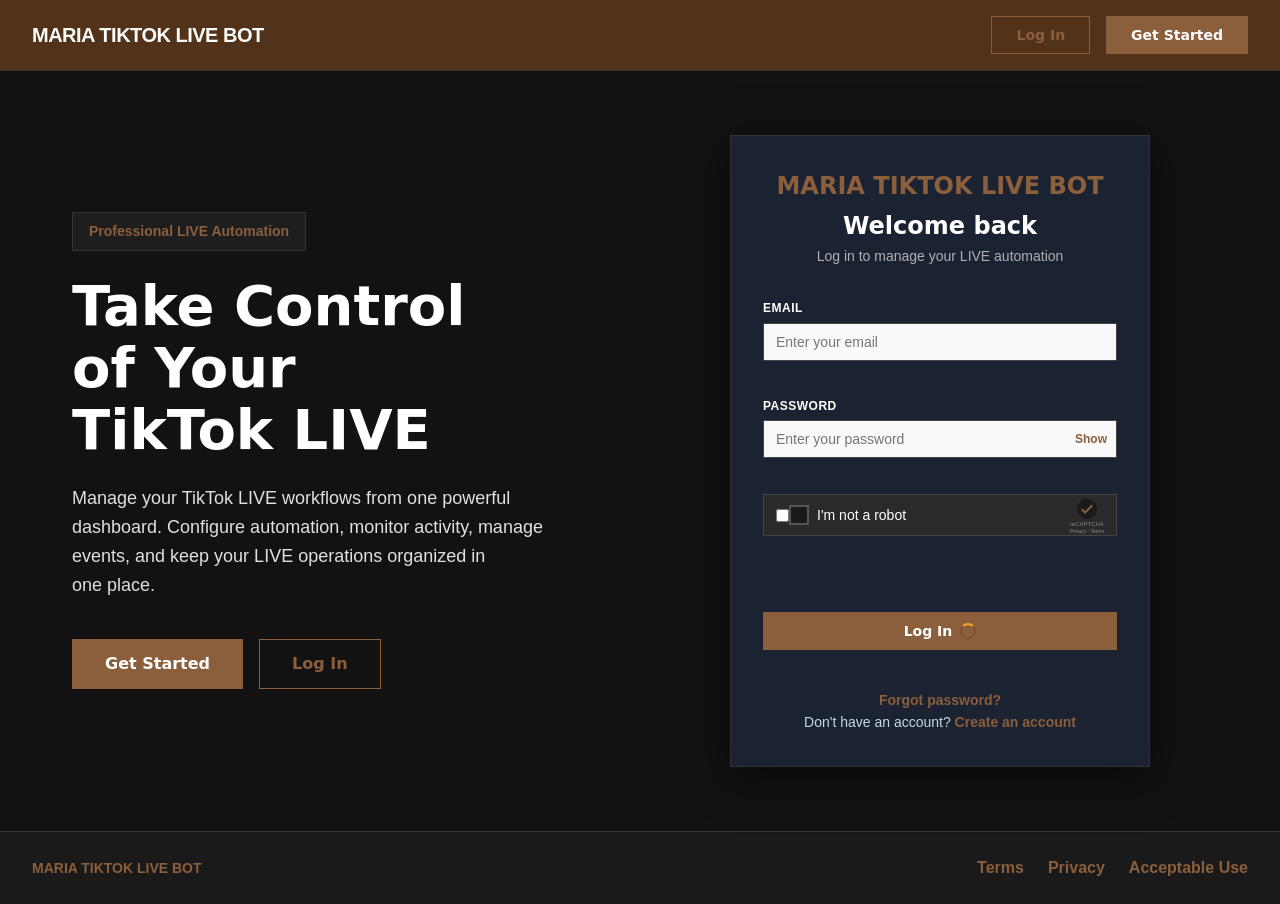
<file: index.html>
<!DOCTYPE html>
<html lang="en" data-theme="dark">
<head>
    <meta charset="UTF-8">
    <meta name="viewport" content="width=device-width, initial-scale=1.0">
    <title>MARIA TIKTOK LIVE BOT — TikTok LIVE Automation Platform</title>
    
    <!-- SEO Meta Tags -->
    <meta name="description" content="Manage and organize your supported TikTok LIVE automation workflows with MARIA TIKTOK LIVE BOT.">
    <meta name="theme-color" content="#121212">
    
    <!-- Core CSS -->
    <link rel="stylesheet" href="css/reset.css">
    <link rel="stylesheet" href="css/variables.css">
    <link rel="stylesheet" href="css/typography.css">
    <link rel="stylesheet" href="css/layout.css">
    <link rel="stylesheet" href="css/cards.css">
    <link rel="stylesheet" href="css/buttons.css">
    <link rel="stylesheet" href="css/forms.css">
    <link rel="stylesheet" href="css/modal.css">
    <link rel="stylesheet" href="css/animations.css">
    
    <!-- Landing Page Specific CSS -->
    <link rel="stylesheet" href="css/landing.css">
</head>
<body class="landing-page">

    <!-- Toast Notifications Container -->
    <div class="toast-container" id="toast-container"></div>

    <!-- Top Navigation -->
    <header class="landing-nav">
        <div class="nav-logo" data-brand-logo>MARIA TIKTOK LIVE BOT</div>
        <div class="nav-actions">
            <button class="btn btn--outline btn--sm" data-action="login">Log In</button>
            <button class="btn btn--primary btn--sm" data-action="signup">Get Started</button>
        </div>
    </header>

    <!-- Main Layout Wrapper -->
    <main class="landing-layout">
        
        <!-- Left Column: Hero Text -->
        <section class="hero-section">
            <span class="hero-badge">Professional LIVE Automation</span>
            <h1 class="hero-title">Take Control of Your TikTok LIVE</h1>
            <p class="hero-text">Manage your TikTok LIVE workflows from one powerful dashboard. Configure automation, monitor activity, manage events, and keep your LIVE operations organized in one place.</p>
            <div class="hero-actions">
                <button class="btn btn--primary btn--lg" data-action="signup">Get Started</button>
                <button class="btn btn--outline btn--lg" data-action="login">Log In</button>
            </div>
        </section>

        <!-- Right Column: Auth Card -->
        <section class="auth-section">
            
            <!-- LOGIN CARD (Visible by default) -->
            <div class="auth-card" id="login-card">
                <div class="auth__header">
                    <div class="auth__logo" data-brand-logo>MARIA TIKTOK LIVE BOT</div>
                    <h1 class="auth__title">Welcome back</h1>
                    <p class="auth__subtitle">Log in to manage your LIVE automation</p>
                </div>

                <form id="login-form" class="auth__form">
                    <div class="form-group">
                        <label class="form-label" for="login-email">Email</label>
                        <input type="email" id="login-email" class="form-input" placeholder="Enter your email" required>
                    </div>
                    <div class="form-group">
                        <label class="form-label" for="login-password">Password</label>
                        <div class="input-wrapper">
                            <input type="password" id="login-password" class="form-input" placeholder="Enter your password" required>
                            <button type="button" class="input-action" id="toggle-login-password">Show</button>
                        </div>
                    </div>
                    
                    <!-- I'm not a robot box -->
                    <div class="recaptcha-container">
                        <div class="form-checkbox">
                            <input type="checkbox" id="not-robot-login" required>
                            <span class="checkbox-custom"></span>
                            <label for="not-robot-login" class="checkbox-label">I'm not a robot</label>
                        </div>
                        <div class="recaptcha-brand">
                            <svg width="24" height="24" viewBox="0 0 24 24" fill="none" xmlns="http://www.w3.org/2000/svg">
                                <path d="M2 12C2 6.48 6.48 2 12 2C17.52 2 22 6.48 22 12C22 17.52 17.52 22 12 22C6.48 22 2 17.52 2 12Z" fill="#1a1a1a"/>
                                <path d="M10 14.17L7.41 11.58L6 13L10 17L18 9L16.59 7.59L10 14.17Z" fill="#8b5e3c"/>
                            </svg>
                            <span>reCAPTCHA</span>
                            <span class="recaptcha-subtext">Privacy - Terms</span>
                        </div>
                    </div>

                    <div class="form-group" id="login-error-area" hidden>
                        <p class="text-danger text-sm" id="login-error-message"></p>
                    </div>
                    
                    <button type="submit" class="btn btn--primary btn--block" id="login-button">
                        <span class="btn-text">Log In</span>
                        <span class="spinner spinner-sm" id="login-spinner" hidden></span>
                    </button>
                    <div class="auth__footer">
                        <a href="#" class="form-link" id="forgot-password-link">Forgot password?</a>
                        <p class="text-secondary text-sm">
                            Don't have an account? 
                            <button type="button" class="form-link" data-action="signup">Create an account</button>
                        </p>
                    </div>
                </form>
            </div>

            <!-- SIGNUP CARD (Hidden by default) -->
            <div class="auth-card" id="signup-card" hidden>
                <div class="auth__header">
                    <div class="auth__logo" data-brand-logo>MARIA TIKTOK LIVE BOT</div>
                    <h1 class="auth__title">Create your account</h1>
                    <p class="auth__subtitle">Start automating your TikTok LIVE today</p>
                </div>

                <form id="signup-form" class="auth__form">
                    <div class="form-group">
                        <label class="form-label" for="signup-name">Full name</label>
                        <input type="text" id="signup-name" class="form-input" placeholder="Enter your full name" required>
                    </div>
                    <div class="form-group">
                        <label class="form-label" for="signup-email">Email</label>
                        <input type="email" id="signup-email" class="form-input" placeholder="Enter your email" required>
                    </div>
                    <div class="form-group">
                        <label class="form-label" for="signup-password">Password</label>
                        <div class="input-wrapper">
                            <input type="password" id="signup-password" class="form-input" placeholder="Create a password" required>
                            <button type="button" class="input-action" id="toggle-signup-password">Show</button>
                        </div>
                    </div>
                    <div class="form-group">
                        <label class="form-label" for="signup-confirm-password">Confirm password</label>
                        <input type="password" id="signup-confirm-password" class="form-input" placeholder="Confirm your password" required>
                    </div>
                    
                    <!-- I'm not a robot box -->
                    <div class="recaptcha-container">
                        <div class="form-checkbox">
                            <input type="checkbox" id="not-robot-signup" required>
                            <span class="checkbox-custom"></span>
                            <label for="not-robot-signup" class="checkbox-label">I'm not a robot</label>
                        </div>
                        <div class="recaptcha-brand">
                            <svg width="24" height="24" viewBox="0 0 24 24" fill="none" xmlns="http://www.w3.org/2000/svg">
                                <path d="M2 12C2 6.48 6.48 2 12 2C17.52 2 22 6.48 22 12C22 17.52 17.52 22 12 22C6.48 22 2 17.52 2 12Z" fill="#1a1a1a"/>
                                <path d="M10 14.17L7.41 11.58L6 13L10 17L18 9L16.59 7.59L10 14.17Z" fill="#8b5e3c"/>
                            </svg>
                            <span>reCAPTCHA</span>
                            <span class="recaptcha-subtext">Privacy - Terms</span>
                        </div>
                    </div>

                    <div class="form-group" id="signup-error-area" hidden>
                        <p class="text-danger text-sm" id="signup-error-message"></p>
                    </div>
                    
                    <button type="submit" class="btn btn--primary btn--block" id="signup-button">
                        <span class="btn-text">Create Account</span>
                        <span class="spinner spinner-sm" id="signup-spinner" hidden></span>
                    </button>
                    <div class="auth__footer">
                        <p class="text-secondary text-sm">
                            Already have an account? 
                            <button type="button" class="form-link" data-action="login">Log in</button>
                        </p>
                    </div>
                </form>
            </div>
        </section>
    </main>

    <!-- FOOTER -->
    <footer class="landing-footer">
        <div class="footer-left">
            <span class="text-sm" data-brand-logo>MARIA TIKTOK LIVE BOT</span>
        </div>
        <div class="footer-right">
            <a href="terms.html" class="form-link text-sm">Terms</a>
            <a href="terms.html#privacy-policy" class="form-link text-sm">Privacy</a>
            <a href="terms.html#acceptable-use" class="form-link text-sm">Acceptable Use</a>
        </div>
    </footer>

    <!-- Forgot Password Modal -->
    <div class="modal-overlay" id="forgot-password-modal" hidden>
        <div class="modal" role="dialog" aria-labelledby="forgot-password-title" aria-modal="true">
            <div class="modal__header">
                <h3 class="modal__title" id="forgot-password-title">Reset Password</h3>
                <button class="btn-icon btn-icon--outline" id="close-forgot-modal" aria-label="Close modal">&times;</button>
            </div>
            <div class="modal__body">
                <form id="forgot-password-form">
                    <div class="form-group">
                        <label class="form-label" for="forgot-email">Email</label>
                        <input type="email" id="forgot-email" class="form-input" placeholder="Enter your account email" required>
                    </div>
                    <div class="form-group" id="forgot-success-area" hidden>
                        <p class="text-success text-sm">If an account exists, a reset link has been sent.</p>
                    </div>
                </form>
            </div>
            <div class="modal__footer">
                <button class="btn btn--outline" id="cancel-forgot-modal">Cancel</button>
                <button class="btn btn--primary" id="send-reset-link-btn">
                    <span class="btn-text">Send Reset Link</span>
                    <span class="spinner spinner-sm" id="forgot-spinner" hidden></span>
                </button>
            </div>
        </div>
    </div>

    <!-- Main Application Script -->
    <script type="module" src="js/app.js"></script>
</body>
</html>
</file>
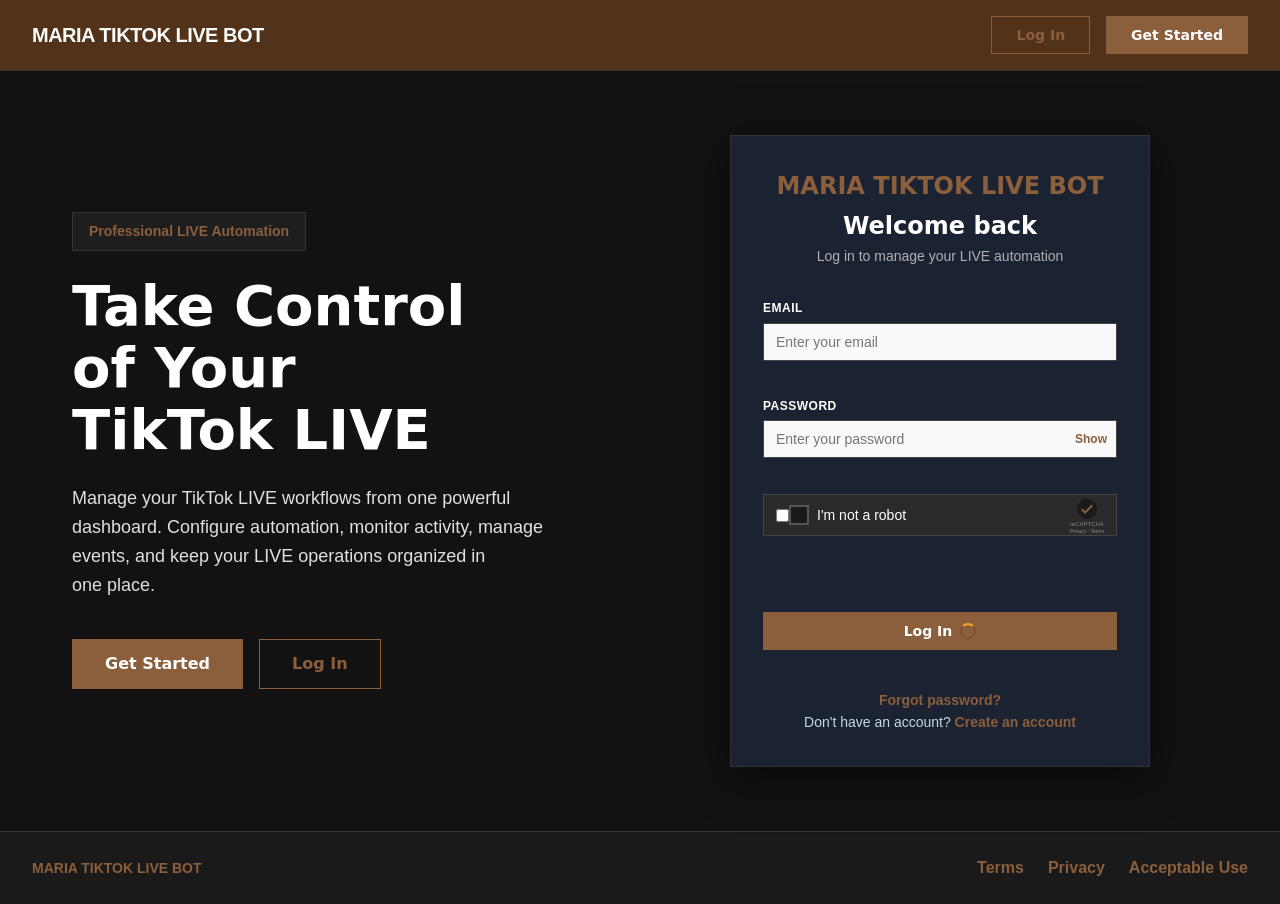
<file: dashboard.html>
<!DOCTYPE html>
<html lang="en" data-theme="dark">
<head>
    <meta charset="UTF-8">
   <meta name="viewport" content="width=device-width, initial-scale=1.0">
    <title>MARIA TIKTOK LIVE BOT - Dashboard</title>
    
    <!-- Core CSS -->
    <link rel="stylesheet" href="css/reset.css">
    <link rel="stylesheet" href="css/variables.css">
    <link rel="stylesheet" href="css/typography.css">
    <link rel="stylesheet" href="css/layout.css">
    <link rel="stylesheet" href="css/sidebar.css">
    <link rel="stylesheet" href="css/navbar.css">
    <link rel="stylesheet" href="css/dashboard.css">
    <link rel="stylesheet" href="css/cards.css">
    <link rel="stylesheet" href="css/buttons.css">
    <link rel="stylesheet" href="css/forms.css">
    <link rel="stylesheet" href="css/tables.css">
    <link rel="stylesheet" href="css/modal.css">
    <link rel="stylesheet" href="css/notifications.css">
    <link rel="stylesheet" href="css/badges.css">
    <link rel="stylesheet" href="css/charts.css">
    <link rel="stylesheet" href="css/animations.css">
    
    <!-- Theme CSS -->
    <link rel="stylesheet" href="css/theme-dark.css">
    <link rel="stylesheet" href="css/theme-light.css">
    
    <!-- Responsive CSS -->
    <link rel="stylesheet" href="css/responsive.css">
</head>
<body>

    <!-- Toast Notifications Container -->
    <div class="toast-container" id="toast-container"></div>

    <div class="app-container">
        
     <!-- Sidebar -->
<aside class="sidebar" id="sidebar">
    <div class="sidebar__header">
        <a href="#" class="sidebar__logo" data-section="dashboard-section">
            MARIA TIKTOK LIVE BOT
        </a>
        <button class="sidebar__collapse-btn" id="sidebar-collapse-btn" aria-label="Collapse sidebar">
            <svg class="icon" width="20" height="20" viewBox="0 0 24 24" fill="none" stroke="currentColor" stroke-width="2" stroke-linecap="round" stroke-linejoin="round"><polyline points="15 18 9 12 15 6"></polyline></svg>
        </button>
    </div>

    <nav class="sidebar__nav">
        <ul class="sidebar__menu">
            
            <li class="sidebar__item active" data-section="dashboard-section">
                <a href="#" class="sidebar__link">
                    <svg class="icon" width="20" height="20" viewBox="0 0 24 24" fill="none" stroke="currentColor" stroke-width="2" stroke-linecap="round" stroke-linejoin="round"><rect x="3" y="3" width="7" height="7"></rect><rect x="14" y="3" width="7" height="7"></rect><rect x="14" y="14" width="7" height="7"></rect><rect x="3" y="14" width="7" height="7"></rect></svg>
                    <span class="link-text">Dashboard</span>
                </a>
            </li>

            <li class="sidebar__item">
                <span class="sidebar__link sidebar__link--header">
                    <svg class="icon" width="20" height="20" viewBox="0 0 24 24" fill="none" stroke="currentColor" stroke-width="2" stroke-linecap="round" stroke-linejoin="round"><polygon points="23 7 16 12 23 17 23 7"></polygon><rect x="1" y="5" width="15" height="14" rx="2" ry="2"></rect></svg>
                    <span class="link-text">LIVE</span>
                </span>
                <ul class="sidebar__submenu">
                    <li class="sidebar__item" data-section="live-section">
                        <a href="#" class="sidebar__link">
                            <svg class="icon" width="20" height="20" viewBox="0 0 24 24" fill="none" stroke="currentColor" stroke-width="2" stroke-linecap="round" stroke-linejoin="round"><circle cx="12" cy="12" r="10"></circle><circle cx="12" cy="12" r="3"></circle></svg>
                            <span class="link-text">LIVE Control</span>
                        </a>
                    </li>
                    <li class="sidebar__item" data-section="viewers-section">
                        <a href="#" class="sidebar__link">
                            <svg class="icon" width="20" height="20" viewBox="0 0 24 24" fill="none" stroke="currentColor" stroke-width="2" stroke-linecap="round" stroke-linejoin="round"><path d="M1 12s4-8 11-8 11 8 11 8-4 8-11 8-11-8-11-8z"></path><circle cx="12" cy="12" r="3"></circle></svg>
                            <span class="link-text">Viewers</span>
                        </a>
                    </li>
                    <li class="sidebar__item" data-section="comments-section">
                        <a href="#" class="sidebar__link">
                            <svg class="icon" width="20" height="20" viewBox="0 0 24 24" fill="none" stroke="currentColor" stroke-width="2" stroke-linecap="round" stroke-linejoin="round"><path d="M21 15a2 2 0 0 1-2 2H7l-4 4V5a2 2 0 0 1 2-2h14a2 2 0 0 1 2 2z"></path></svg>
                            <span class="link-text">Comments</span>
                        </a>
                    </li>
                    <li class="sidebar__item" data-section="events-section">
                        <a href="#" class="sidebar__link">
                            <svg class="icon" width="20" height="20" viewBox="0 0 24 24" fill="none" stroke="currentColor" stroke-width="2" stroke-linecap="round" stroke-linejoin="round"><polyline points="13 2 3 14 12 14 11 22 21 10 12 10 13 2"></polyline></svg>
                            <span class="link-text">Events</span>
                        </a>
                    </li>
                </ul>
            </li>

            <li class="sidebar__item">
                <span class="sidebar__link sidebar__link--header">
                    <svg class="icon" width="20" height="20" viewBox="0 0 24 24" fill="none" stroke="currentColor" stroke-width="2" stroke-linecap="round" stroke-linejoin="round"><circle cx="12" cy="12" r="3"></circle><path d="M19.4 15a1.65 1.65 0 0 0 .33 1.82l.06.06a2 2 0 0 1 0 2.83 2 2 0 0 1-2.83 0l-.06-.06a1.65 1.65 0 0 0-1.82-.33 1.65 1.65 0 0 0-1 1.51V21a2 2 0 0 1-2 2 2 2 0 0 1-2-2v-.09A1.65 1.65 0 0 0 9 19.4a1.65 1.65 0 0 0-1.82.33l-.06.06a2 2 0 0 1-2.83 0 2 2 0 0 1 0-2.83l.06-.06a1.65 1.65 0 0 0 .33-1.82 1.65 1.65 0 0 0-1.51-1H3a2 2 0 0 1-2-2 2 2 0 0 1 2-2h.09A1.65 1.65 0 0 0 4.6 9a1.65 1.65 0 0 0-.33-1.82l-.06-.06a2 2 0 0 1 0-2.83 2 2 0 0 1 2.83 0l.06.06a1.65 1.65 0 0 0 1.82.33H9a1.65 1.65 0 0 0 1-1.51V3a2 2 0 0 1 2-2 2 2 0 0 1 2 2v.09a1.65 1.65 0 0 0 1 1.51 1.65 1.65 0 0 0 1.82-.33l.06-.06a2 2 0 0 1 2.83 0 2 2 0 0 1 0 2.83l-.06.06a1.65 1.65 0 0 0-.33 1.82V9a1.65 1.65 0 0 0 1.51 1H21a2 2 0 0 1 2 2 2 2 0 0 1-2 2h-.09a1.65 1.65 0 0 0-1.51 1z"></path></svg>
                    <span class="link-text">Automation</span>
                </span>
                <ul class="sidebar__submenu">
                    <li class="sidebar__item" data-section="greetings-section">
                        <a href="#" class="sidebar__link">
                            <svg class="icon" width="20" height="20" viewBox="0 0 24 24" fill="none" stroke="currentColor" stroke-width="2" stroke-linecap="round" stroke-linejoin="round"><path d="M3 11l18-5v12L3 14v-3z"></path><path d="M11.6 16.8a3 3 0 1 1-5.8-1.6"></path></svg>
                            <span class="link-text">Greetings</span>
                        </a>
                    </li>
                    <li class="sidebar__item" data-section="commands-section">
                        <a href="#" class="sidebar__link">
                            <svg class="icon" width="20" height="20" viewBox="0 0 24 24" fill="none" stroke="currentColor" stroke-width="2" stroke-linecap="round" stroke-linejoin="round"><polyline points="4 17 10 11 4 5"></polyline><line x1="12" y1="19" x2="20" y2="19"></line></svg>
                            <span class="link-text">Commands</span>
                        </a>
                    </li>
                    <li class="sidebar__item" data-section="automations-section">
                        <a href="#" class="sidebar__link">
                            <svg class="icon" width="20" height="20" viewBox="0 0 24 24" fill="none" stroke="currentColor" stroke-width="2" stroke-linecap="round" stroke-linejoin="round"><polyline points="9 11 12 14 22 4"></polyline><path d="M21 12v7a2 2 0 0 1-2 2H5a2 2 0 0 1-2-2V5a2 2 0 0 1 2-2h11"></path></svg>
                            <span class="link-text">Automations</span>
                        </a>
                    </li>
                    <li class="sidebar__item" data-section="announcements-section">
                        <a href="#" class="sidebar__link">
                            <svg class="icon" width="20" height="20" viewBox="0 0 24 24" fill="none" stroke="currentColor" stroke-width="2" stroke-linecap="round" stroke-linejoin="round"><path d="M3 11l18-5v12L3 14v-3z"></path><path d="M11.6 16.8a3 3 0 1 1-5.8-1.6"></path></svg>
                            <span class="link-text">Announcements</span>
                        </a>
                    </li>
                    <li class="sidebar__item" data-section="moderation-section">
                        <a href="#" class="sidebar__link">
                            <svg class="icon" width="20" height="20" viewBox="0 0 24 24" fill="none" stroke="currentColor" stroke-width="2" stroke-linecap="round" stroke-linejoin="round"><path d="M12 22s8-4 8-10V5l-8-3-8 3v7c0 6 8 10 8 10z"></path></svg>
                            <span class="link-text">Moderation</span>
                        </a>
                    </li>
                </ul>
            </li>

            <li class="sidebar__item">
                <span class="sidebar__link sidebar__link--header">
                    <svg class="icon" width="20" height="20" viewBox="0 0 24 24" fill="none" stroke="currentColor" stroke-width="2" stroke-linecap="round" stroke-linejoin="round"><rect x="2" y="7" width="20" height="14" rx="2" ry="2"></rect><path d="M16 21V5a2 2 0 0 0-2-2h-4a2 2 0 0 0-2 2v16"></path></svg>
                    <span class="link-text">Management</span>
                </span>
                <ul class="sidebar__submenu">
                    <li class="sidebar__item" data-section="tasks-section">
                        <a href="#" class="sidebar__link">
                            <svg class="icon" width="20" height="20" viewBox="0 0 24 24" fill="none" stroke="currentColor" stroke-width="2" stroke-linecap="round" stroke-linejoin="round"><path d="M9 11l3 3L22 4"></path><path d="M21 12v7a2 2 0 0 1-2 2H5a2 2 0 0 1-2-2V5a2 2 0 0 1 2-2h11"></path></svg>
                            <span class="link-text">Tasks</span>
                        </a>
                    </li>
                    <li class="sidebar__item" data-section="analytics-section">
                        <a href="#" class="sidebar__link">
                            <svg class="icon" width="20" height="20" viewBox="0 0 24 24" fill="none" stroke="currentColor" stroke-width="2" stroke-linecap="round" stroke-linejoin="round"><line x1="12" y1="20" x2="12" y2="10"></line><line x1="18" y1="20" x2="18" y2="4"></line><line x1="6" y1="20" x2="6" y2="16"></line></svg>
                            <span class="link-text">Analytics</span>
                        </a>
                    </li>
                </ul>
            </li>

            <li class="sidebar__item">
                <span class="sidebar__link sidebar__link--header">
                    <svg class="icon" width="20" height="20" viewBox="0 0 24 24" fill="none" stroke="currentColor" stroke-width="2" stroke-linecap="round" stroke-linejoin="round"><circle cx="12" cy="12" r="3"></circle><path d="M19.4 15a1.65 1.65 0 0 0 .33 1.82l.06.06a2 2 0 0 1 0 2.83 2 2 0 0 1-2.83 0l-.06-.06a1.65 1.65 0 0 0-1.82-.33 1.65 1.65 0 0 0-1 1.51V21a2 2 0 0 1-2 2 2 2 0 0 1-2-2v-.09A1.65 1.65 0 0 0 9 19.4a1.65 1.65 0 0 0-1.82.33l-.06.06a2 2 0 0 1-2.83 0 2 2 0 0 1 0-2.83l.06-.06a1.65 1.65 0 0 0 .33-1.82 1.65 1.65 0 0 0-1.51-1H3a2 2 0 0 1-2-2 2 2 0 0 1 2-2h.09A1.65 1.65 0 0 0 4.6 9a1.65 1.65 0 0 0-.33-1.82l-.06-.06a2 2 0 0 1 0-2.83 2 2 0 0 1 2.83 0l.06.06a1.65 1.65 0 0 0 1.82.33H9a1.65 1.65 0 0 0 1-1.51V3a2 2 0 0 1 2-2 2 2 0 0 1 2 2v.09a1.65 1.65 0 0 0 1 1.51 1.65 1.65 0 0 0 1.82-.33l.06-.06a2 2 0 0 1 2.83 0 2 2 0 0 1 0 2.83l-.06.06a1.65 1.65 0 0 0-.33 1.82V9a1.65 1.65 0 0 0 1.51 1H21a2 2 0 0 1 2 2 2 2 0 0 1-2 2h-.09a1.65 1.65 0 0 0-1.51 1z"></path></svg>
                    <span class="link-text">System</span>
                </span>
                <ul class="sidebar__submenu">
                    <li class="sidebar__item" data-section="notifications-section">
                        <a href="#" class="sidebar__link">
                            <svg class="icon" width="20" height="20" viewBox="0 0 24 24" fill="none" stroke="currentColor" stroke-width="2" stroke-linecap="round" stroke-linejoin="round"><path d="M18 8A6 6 0 0 0 6 8c0 7-3 9-3 9h18s-3-2-3-9"></path><path d="M13.73 21a2 2 0 0 1-3.46 0"></path></svg>
                            <span class="link-text">Notifications</span>
                        </a>
                    </li>
                    <li class="sidebar__item" data-section="settings-section">
                        <a href="#" class="sidebar__link">
                            <svg class="icon" width="20" height="20" viewBox="0 0 24 24" fill="none" stroke="currentColor" stroke-width="2" stroke-linecap="round" stroke-linejoin="round"><line x1="4" y1="21" x2="4" y2="14"></line><line x1="4" y1="10" x2="4" y2="3"></line><line x1="12" y1="21" x2="12" y2="12"></line><line x1="12" y1="8" x2="12" y2="3"></line><line x1="20" y1="21" x2="20" y2="16"></line><line x1="20" y1="12" x2="20" y2="3"></line><line x1="1" y1="14" x2="7" y2="14"></line><line x1="9" y1="8" x2="15" y2="8"></line><line x1="17" y1="16" x2="23" y2="16"></line></svg>
                            <span class="link-text">Settings</span>
                        </a>
                    </li>
                </ul>
            </li>

        </ul>
    </nav>

    <div class="sidebar__footer">
        <a href="#" class="sidebar__link sidebar__link--logout" id="logout-btn">
            <svg class="icon" width="20" height="20" viewBox="0 0 24 24" fill="none" stroke="currentColor" stroke-width="2" stroke-linecap="round" stroke-linejoin="round"><path d="M9 21H5a2 2 0 0 1-2-2V5a2 2 0 0 1 2-2h4"></path><polyline points="16 17 21 12 16 7"></polyline><line x1="21" y1="12" x2="9" y2="12"></line></svg>
            <span class="link-text">Logout</span>
        </a>
    </div>
</aside>

        <!-- Sidebar Overlay for Mobile -->
        <div class="sidebar-overlay" id="sidebar-overlay"></div>

        <!-- Main Wrapper -->
        <div class="main-wrapper">
            
            <!-- Navbar -->
            <header class="navbar">
                <div class="navbar__left">
                    <button class="navbar__toggle" id="navbar-toggle" aria-label="Toggle sidebar">
                        <span class="icon">&#9776;</span>
                    </button>
                    <div class="navbar__search">
                        <input type="text" class="navbar__search-input" placeholder="Search...">
                    </div>
                </div>
                <div class="navbar__right">
                    <div class="navbar__balance" id="live-status-indicator">
                        <span class="status-dot status-dot--success"></span>
                        <span class="text-sm">Disconnected</span>
                    </div>
                    <button class="navbar__icon-btn" id="theme-toggle" aria-label="Toggle theme">
                        <span class="icon">&#9681;</span>
                    </button>
                    <button class="navbar__icon-btn" data-section="notifications-section" aria-label="Notifications">
                        <span class="icon">&#9737;</span>
                    </button>
                    <div class="navbar__profile">
                        <div class="avatar">U</div>
                        <div class="profile__info">
                            <span class="profile__name">User Name</span>
                            <span class="profile__role">User</span>
                        </div>
                    </div>
                </div>
            </header>

            <!-- Content Area -->
            <main class="content-area">
                
             <!-- DASHBOARD SECTION -->
<section id="dashboard-section" class="dashboard-section">
    <div class="page-header">
        <div>
            <h1 class="page-title">Dashboard Overview</h1>
            <div class="breadcrumbs">
                <span>Home</span> / <span>Dashboard</span>
            </div>
        </div>
    </div>
    
    <div class="dashboard-row">
        <!-- LIVE Status Card -->
        <div class="stat-card">
            <div class="stat-card__top">
                <span class="stat-card__label">LIVE Status</span>
                <span class="stat-card__icon">
                    <svg width="24" height="24" viewBox="0 0 24 24" fill="none" stroke="currentColor" stroke-width="2" stroke-linecap="round" stroke-linejoin="round">
                        <polygon points="23 7 16 12 23 17 23 7"></polygon>
                        <rect x="1" y="5" width="15" height="14" rx="2" ry="2"></rect>
                    </svg>
                </span>
            </div>
            <div class="stat-card__value" id="stat-live-status">Offline</div>
            <div class="stat-card__trend text-warning">Disconnected</div>
        </div>
        
        <!-- Current Viewers Card -->
        <div class="stat-card">
            <div class="stat-card__top">
                <span class="stat-card__label">Current Viewers</span>
                <span class="stat-card__icon">
                    <svg width="24" height="24" viewBox="0 0 24 24" fill="none" stroke="currentColor" stroke-width="2" stroke-linecap="round" stroke-linejoin="round">
                        <path d="M1 12s4-8 11-8 11 8 11 8-4 8-11 8-11-8-11-8z"></path>
                        <circle cx="12" cy="12" r="3"></circle>
                    </svg>
                </span>
            </div>
            <div class="stat-card__value" id="stat-viewers">0</div>
            <div class="stat-card__trend text-success">+0% today</div>
        </div>
        
        <!-- Comments Card -->
        <div class="stat-card">
            <div class="stat-card__top">
                <span class="stat-card__label">Comments</span>
                <span class="stat-card__icon">
                    <svg width="24" height="24" viewBox="0 0 24 24" fill="none" stroke="currentColor" stroke-width="2" stroke-linecap="round" stroke-linejoin="round">
                        <path d="M21 15a2 2 0 0 1-2 2H7l-4 4V5a2 2 0 0 1 2-2h14a2 2 0 0 1 2 2z"></path>
                    </svg>
                </span>
            </div>
            <div class="stat-card__value" id="stat-comments">0</div>
            <div class="stat-card__trend text-info">Active</div>
        </div>
        
        <!-- Active Automations Card -->
        <div class="stat-card">
            <div class="stat-card__top">
                <span class="stat-card__label">Active Automations</span>
                <span class="stat-card__icon">
                    <svg width="24" height="24" viewBox="0 0 24 24" fill="none" stroke="currentColor" stroke-width="2" stroke-linecap="round" stroke-linejoin="round">
                        <circle cx="12" cy="12" r="3"></circle>
                        <path d="M19.4 15a1.65 1.65 0 0 0 .33 1.82l.06.06a2 2 0 0 1 0 2.83 2 2 0 0 1-2.83 0l-.06-.06a1.65 1.65 0 0 0-1.82-.33 1.65 1.65 0 0 0-1 1.51V21a2 2 0 0 1-2 2 2 2 0 0 1-2-2v-.09A1.65 1.65 0 0 0 9 19.4a1.65 1.65 0 0 0-1.82.33l-.06.06a2 2 0 0 1-2.83 0 2 2 0 0 1 0-2.83l.06-.06a1.65 1.65 0 0 0 .33-1.82 1.65 1.65 0 0 0-1.51-1H3a2 2 0 0 1-2-2 2 2 0 0 1 2-2h.09A1.65 1.65 0 0 0 4.6 9a1.65 1.65 0 0 0-.33-1.82l-.06-.06a2 2 0 0 1 0-2.83 2 2 0 0 1 2.83 0l.06.06a1.65 1.65 0 0 0 1.82.33H9a1.65 1.65 0 0 0 1-1.51V3a2 2 0 0 1 2-2 2 2 0 0 1 2 2v.09a1.65 1.65 0 0 0 1 1.51 1.65 1.65 0 0 0 1.82-.33l.06-.06a2 2 0 0 1 2.83 0 2 2 0 0 1 0 2.83l-.06.06a1.65 1.65 0 0 0-.33 1.82V9a1.65 1.65 0 0 0 1.51 1H21a2 2 0 0 1 2 2 2 2 0 0 1-2 2h-.09a1.65 1.65 0 0 0-1.51 1z"></path>
                    </svg>
                </span>
            </div>
            <div class="stat-card__value" id="stat-automations">0</div>
            <div class="stat-card__trend text-secondary">Running</div>
        </div>
    </div>
    
    <div class="dashboard-row">
        <div class="card" style="flex: 2;">
            <div class="card__header">
                <h3 class="card__title">Recent Activity</h3>
            </div>
            <div id="recent-activity-feed" class="card__body">
                <p class="text-muted">No recent activity. Start a LIVE session.</p>
            </div>
        </div>
        <div class="card" style="flex: 1;">
            <div class="card__header">
                <h3 class="card__title">Tasks Status</h3>
            </div>
            <div class="card__body">
                <div class="stat-card__value">0 Queued</div>
                <div class="badge badge--success">0 Completed</div>
                <div class="badge badge--danger">0 Failed</div>
            </div>
        </div>
    </div>
</section>

              <!-- LIVE CONTROL SECTION -->
<section id="live-section" class="dashboard-section" hidden>
    <div class="page-header">
        <div>
            <h1 class="page-title">
                <svg width="24" height="24" viewBox="0 0 24 24" fill="none" stroke="currentColor" stroke-width="2" stroke-linecap="round" stroke-linejoin="round" style="vertical-align: middle; margin-right: 8px; margin-bottom: 4px;"><polygon points="23 7 16 12 23 17 23 7"></polygon><rect x="1" y="5" width="15" height="14" rx="2" ry="2"></rect></svg>
                LIVE Control
            </h1>
            <div class="breadcrumbs"><span>Home</span> / <span>LIVE</span> / <span>Control</span></div>
        </div>
    </div>

    <div class="card">
        <div class="card__header">
            <h3 class="card__title">
                <svg width="20" height="20" viewBox="0 0 24 24" fill="none" stroke="currentColor" stroke-width="2" stroke-linecap="round" stroke-linejoin="round" style="vertical-align: middle; margin-right: 6px; margin-bottom: 4px;"><path d="M5 12.55a11 11 0 0 1 14.08 0"></path><path d="M1.42 9a16 16 0 0 1 21.16 0"></path><path d="M8.53 16.11a6 6 0 0 1 6.95 0"></path><line x1="12" y1="20" x2="12.01" y2="20"></line></svg>
                Connection Management
            </h3>
            <div class="card__actions">
                <span class="badge badge--warning" id="live-conn-status">Disconnected</span>
            </div>
        </div>
        <div class="card__body">
            <div class="form-card">
                <div class="form-grid">
                    <div class="form-group">
                        <label class="form-label">TikTok Username</label>
                        <input type="text" class="form-input" placeholder="Connected account" disabled>
                    </div>
                    <div class="form-group">
                        <label class="form-label">Session ID</label>
                        <input type="text" class="form-input" placeholder="N/A" disabled>
                    </div>
                    <div class="form-group">
                        <label class="form-label">Connection Duration</label>
                        <input type="text" class="form-input" placeholder="00:00:00" disabled>
                    </div>
                    <div class="form-group">
                        <label class="form-label">Last Event</label>
                        <input type="text" class="form-input" placeholder="N/A" disabled>
                    </div>
                </div>
                <div class="form-group--full" style="margin-top: 1rem; display: flex; gap: 0.5rem; align-items: center;">
                    <button class="btn btn--primary" id="btn-connect-live">
                        <svg width="16" height="16" viewBox="0 0 24 24" fill="none" stroke="currentColor" stroke-width="2" stroke-linecap="round" stroke-linejoin="round" style="margin-right: 6px; vertical-align: middle;"><polygon points="5 3 19 12 5 21 5 3"></polygon></svg>
                        <span class="spinner spinner-sm" hidden></span> Connect
                    </button>
                    <button class="btn btn--danger" id="btn-disconnect-live" disabled>
                        <svg width="16" height="16" viewBox="0 0 24 24" fill="none" stroke="currentColor" stroke-width="2" stroke-linecap="round" stroke-linejoin="round" style="margin-right: 6px; vertical-align: middle;"><path d="M18.36 6.64a9 9 0 1 1-12.73 0"></path><line x1="12" y1="2" x2="12" y2="12"></line></svg>
                        Disconnect
                    </button>
                    <button class="btn btn--outline" id="btn-reconnect-live" disabled>
                        <svg width="16" height="16" viewBox="0 0 24 24" fill="none" stroke="currentColor" stroke-width="2" stroke-linecap="round" stroke-linejoin="round" style="margin-right: 6px; vertical-align: middle;"><polyline points="23 4 23 10 17 10"></polyline><polyline points="1 20 1 14 7 14"></polyline><path d="M3.51 9a9 9 0 0 1 14.85-3.36L23 10M1 14l4.64 4.36A9 9 0 0 0 20.49 15"></path></svg>
                        Reconnect
                    </button>
                </div>
            </div>
        </div>
    </div>
</section>

<!-- VIEWERS SECTION -->
<section id="viewers-section" class="dashboard-section" hidden>
    <div class="page-header">
        <div>
            <h1 class="page-title">
                <svg width="24" height="24" viewBox="0 0 24 24" fill="none" stroke="currentColor" stroke-width="2" stroke-linecap="round" stroke-linejoin="round" style="vertical-align: middle; margin-right: 8px; margin-bottom: 4px;"><path d="M1 12s4-8 11-8 11 8 11 8-4 8-11 8-11-8-11-8z"></path><circle cx="12" cy="12" r="3"></circle></svg>
                Viewers
            </h1>
            <div class="breadcrumbs"><span>Home</span> / <span>LIVE</span> / <span>Viewers</span></div>
        </div>
    </div>
    <div class="card">
        <div class="card__header">
            <h3 class="card__title">
                <svg width="20" height="20" viewBox="0 0 24 24" fill="none" stroke="currentColor" stroke-width="2" stroke-linecap="round" stroke-linejoin="round" style="vertical-align: middle; margin-right: 6px; margin-bottom: 4px;"><path d="M17 21v-2a4 4 0 0 0-4-4H5a4 4 0 0 0-4 4v2"></path><circle cx="9" cy="7" r="4"></circle><path d="M23 21v-2a4 4 0 0 0-3-3.87"></path><path d="M16 3.13a4 4 0 0 1 0 7.75"></path></svg>
                Viewer List
            </h3>
        </div>
        <div class="table-toolbar">
            <div class="table-filters">
                <input type="text" class="form-input form-input--sm" placeholder="Search viewers...">
            </div>
        </div>
        <div class="table-responsive">
            <table class="table">
                <thead>
                    <tr>
                        <th>Username</th>
                        <th>Status</th>
                        <th>First Seen</th>
                        <th>Last Seen</th>
                        <th>Comments</th>
                        <th>Events</th>
                        <th>Labels</th>
                        <th>Actions</th>
                    </tr>
                </thead>
                <tbody id="viewers-table-body">
                    <tr><td colspan="8" class="text-center text-muted">No viewers yet. Start a LIVE to see viewers here.</td></tr>
                </tbody>
            </table>
        </div>
    </div>
</section>

            <!-- COMMENTS SECTION -->
<section id="comments-section" class="dashboard-section" hidden>
    <div class="page-header">
        <div>
            <h1 class="page-title">
                <svg width="24" height="24" viewBox="0 0 24 24" fill="none" stroke="currentColor" stroke-width="2" stroke-linecap="round" stroke-linejoin="round" style="vertical-align: middle; margin-right: 8px; margin-bottom: 4px;"><path d="M21 15a2 2 0 0 1-2 2H7l-4 4V5a2 2 0 0 1 2-2h14a2 2 0 0 1 2 2z"></path></svg>
                Comments
            </h1>
            <div class="breadcrumbs"><span>Home</span> / <span>LIVE</span> / <span>Comments</span></div>
        </div>
    </div>
    <div class="card">
        <div class="card__header">
            <h3 class="card__title">
                <svg width="20" height="20" viewBox="0 0 24 24" fill="none" stroke="currentColor" stroke-width="2" stroke-linecap="round" stroke-linejoin="round" style="vertical-align: middle; margin-right: 6px; margin-bottom: 4px;"><polyline points="22 12 18 12 15 21 9 3 6 12 2 12"></polyline></svg>
                Real-time Comment Feed
            </h3>
        </div>
        <div class="table-toolbar">
            <div class="table-filters">
                <input type="text" class="form-input form-input--sm" placeholder="Filter comments...">
            </div>
        </div>
        <div class="table-responsive">
            <table class="table">
                <thead>
                    <tr>
                        <th>Username</th>
                        <th>Comment</th>
                        <th>Time</th>
                        <th>Status</th>
                    </tr>
                </thead>
                <tbody id="comments-table-body">
                    <tr><td colspan="4" class="text-center text-muted">No comments yet.</td></tr>
                </tbody>
            </table>
        </div>
    </div>
</section>

<!-- EVENTS SECTION -->
<section id="events-section" class="dashboard-section" hidden>
    <div class="page-header">
        <div>
            <h1 class="page-title">
                <svg width="24" height="24" viewBox="0 0 24 24" fill="none" stroke="currentColor" stroke-width="2" stroke-linecap="round" stroke-linejoin="round" style="vertical-align: middle; margin-right: 8px; margin-bottom: 4px;"><polygon points="13 2 3 14 12 14 11 22 21 10 12 10 13 2"></polygon></svg>
                Events
            </h1>
            <div class="breadcrumbs"><span>Home</span> / <span>LIVE</span> / <span>Events</span></div>
        </div>
    </div>
    <div class="card">
        <div class="card__header">
            <h3 class="card__title">
                <svg width="20" height="20" viewBox="0 0 24 24" fill="none" stroke="currentColor" stroke-width="2" stroke-linecap="round" stroke-linejoin="round" style="vertical-align: middle; margin-right: 6px; margin-bottom: 4px;"><circle cx="12" cy="12" r="2"></circle><path d="M16.24 7.76a6 6 0 0 1 0 8.49"></path><path d="M7.76 16.24a6 6 0 0 1 0-8.49"></path><path d="M19.07 4.93a10 10 0 0 1 0 14.14"></path><path d="M4.93 19.07a10 10 0 0 1 0-14.14"></path></svg>
                Supported LIVE Events
            </h3>
        </div>
        <div class="table-responsive">
            <table class="table">
                <thead>
                    <tr>
                        <th>Event Type</th>
                        <th>Username</th>
                        <th>Time</th>
                        <th>Details</th>
                    </tr>
                </thead>
                <tbody id="events-table-body">
                    <tr><td colspan="4" class="text-center text-muted">No events recorded.</td></tr>
                </tbody>
            </table>
        </div>
    </div>
</section>

           <!-- GREETINGS SECTION -->
<section id="greetings-section" class="dashboard-section" hidden>
    <div class="page-header">
        <div>
            <h1 class="page-title">
                <svg width="24" height="24" viewBox="0 0 24 24" fill="none" stroke="currentColor" stroke-width="2" stroke-linecap="round" stroke-linejoin="round" style="vertical-align: middle; margin-right: 8px; margin-bottom: 4px;"><path d="M3 11l18-5v12L3 14v-3z"></path><path d="M11.6 16.8a3 3 0 1 1-5.8-1.6"></path></svg>
                Greetings
            </h1>
            <div class="breadcrumbs"><span>Home</span> / <span>Automation</span> / <span>Greetings</span></div>
        </div>
    </div>
    <div class="card">
        <div class="card__header">
            <h3 class="card__title">
                <svg width="20" height="20" viewBox="0 0 24 24" fill="none" stroke="currentColor" stroke-width="2" stroke-linecap="round" stroke-linejoin="round" style="vertical-align: middle; margin-right: 6px; margin-bottom: 4px;"><line x1="4" y1="21" x2="4" y2="14"></line><line x1="4" y1="10" x2="4" y2="3"></line><line x1="12" y1="21" x2="12" y2="12"></line><line x1="12" y1="8" x2="12" y2="3"></line><line x1="20" y1="21" x2="20" y2="16"></line><line x1="20" y1="12" x2="20" y2="3"></line><line x1="1" y1="14" x2="7" y2="14"></line><line x1="9" y1="8" x2="15" y2="8"></line><line x1="17" y1="16" x2="23" y2="16"></line></svg>
                Greeting Configuration
            </h3>
        </div>
        <div class="card__body">
            <form class="form-card" id="greetings-form">
                <div class="form-group">
                    <div class="form-checkbox">
                        <input type="checkbox" id="enable-greetings">
                        <span class="checkbox-custom"></span>
                        <label for="enable-greetings" class="checkbox-label">Enable Greetings Automation</label>
                    </div>
                </div>
                <div class="form-grid">
                    <div class="form-group">
                        <label class="form-label">New Viewer Greeting</label>
                        <textarea class="form-textarea" placeholder="Welcome {username} to the LIVE! 👋"></textarea>
                    </div>
                    <div class="form-group">
                        <label class="form-label">Returning Viewer Greeting</label>
                        <textarea class="form-textarea" placeholder="Welcome back {username}! Great to see you again."></textarea>
                    </div>
                </div>
                <div class="form-grid">
                    <div class="form-group">
                        <label class="form-label">Cooldown (seconds)</label>
                        <input type="number" class="form-input" placeholder="30">
                    </div>
                    <div class="form-group">
                        <label class="form-label">Max Greetings per Session</label>
                        <input type="number" class="form-input" placeholder="100">
                    </div>
                </div>
                <div class="form-group--full">
                    <label class="form-label">Ignore List (comma separated)</label>
                    <input type="text" class="form-input" placeholder="user1, user2">
                </div>
                <div class="form-group--full" style="display: flex; gap: 0.5rem;">
                    <button type="button" class="btn btn--outline">
                        <svg width="16" height="16" viewBox="0 0 24 24" fill="none" stroke="currentColor" stroke-width="2" stroke-linecap="round" stroke-linejoin="round" style="margin-right: 6px; vertical-align: middle;"><path d="M1 12s4-8 11-8 11 8 11 8-4 8-11 8-11-8-11-8z"></path><circle cx="12" cy="12" r="3"></circle></svg>
                        Preview Message
                    </button>
                    <button type="submit" class="btn btn--primary">
                        <svg width="16" height="16" viewBox="0 0 24 24" fill="none" stroke="currentColor" stroke-width="2" stroke-linecap="round" stroke-linejoin="round" style="margin-right: 6px; vertical-align: middle;"><path d="M19 21H5a2 2 0 0 1-2-2V5a2 2 0 0 1 2-2h11l5 5v11a2 2 0 0 1-2 2z"></path><polyline points="17 21 17 13 7 13 7 21"></polyline><polyline points="7 3 7 8 15 8"></polyline></svg>
                        Save Settings
                    </button>
                </div>
            </form>
        </div>
    </div>
</section>

<!-- COMMANDS SECTION -->
<section id="commands-section" class="dashboard-section" hidden>
    <div class="page-header">
        <div>
            <h1 class="page-title">
                <svg width="24" height="24" viewBox="0 0 24 24" fill="none" stroke="currentColor" stroke-width="2" stroke-linecap="round" stroke-linejoin="round" style="vertical-align: middle; margin-right: 8px; margin-bottom: 4px;"><polyline points="4 17 10 11 4 5"></polyline><line x1="12" y1="19" x2="20" y2="19"></line></svg>
                Commands
            </h1>
            <div class="breadcrumbs"><span>Home</span> / <span>Automation</span> / <span>Commands</span></div>
        </div>
        <button class="btn btn--primary" id="open-add-command-modal">
            <svg width="16" height="16" viewBox="0 0 24 24" fill="none" stroke="currentColor" stroke-width="2" stroke-linecap="round" stroke-linejoin="round" style="margin-right: 6px; vertical-align: middle;"><line x1="12" y1="5" x2="12" y2="19"></line><line x1="5" y1="12" x2="19" y2="12"></line></svg>
            Add Command
        </button>
    </div>
    <div class="card">
        <div class="card__header">
            <h3 class="card__title">
                <svg width="20" height="20" viewBox="0 0 24 24" fill="none" stroke="currentColor" stroke-width="2" stroke-linecap="round" stroke-linejoin="round" style="vertical-align: middle; margin-right: 6px; margin-bottom: 4px;"><line x1="8" y1="6" x2="21" y2="6"></line><line x1="8" y1="12" x2="21" y2="12"></line><line x1="8" y1="18" x2="21" y2="18"></line><line x1="3" y1="6" x2="3.01" y2="6"></line><line x1="3" y1="12" x2="3.01" y2="12"></line><line x1="3" y1="18" x2="3.01" y2="18"></line></svg>
                Configured Commands
            </h3>
        </div>
        <div class="table-responsive">
            <table class="table">
                <thead>
                    <tr>
                        <th>Command</th>
                        <th>Response</th>
                        <th>Permission</th>
                        <th>Cooldown</th>
                        <th>Status</th>
                        <th>Actions</th>
                    </tr>
                </thead>
                <tbody id="commands-table-body">
                    <tr><td colspan="6" class="text-center text-muted">No commands created yet.</td></tr>
                </tbody>
            </table>
        </div>
    </div>
</section>

<!-- AUTOMATIONS SECTION -->
<section id="automations-section" class="dashboard-section" hidden>
    <div class="page-header">
        <div>
            <h1 class="page-title">
                <svg width="24" height="24" viewBox="0 0 24 24" fill="none" stroke="currentColor" stroke-width="2" stroke-linecap="round" stroke-linejoin="round" style="vertical-align: middle; margin-right: 8px; margin-bottom: 4px;"><polygon points="13 2 3 14 12 14 11 22 21 10 12 10 13 2"></polygon></svg>
                Automations
            </h1>
            <div class="breadcrumbs"><span>Home</span> / <span>Automation</span> / <span>Automations</span></div>
        </div>
        <button class="btn btn--primary" id="open-add-automation-modal">
            <svg width="16" height="16" viewBox="0 0 24 24" fill="none" stroke="currentColor" stroke-width="2" stroke-linecap="round" stroke-linejoin="round" style="margin-right: 6px; vertical-align: middle;"><line x1="12" y1="5" x2="12" y2="19"></line><line x1="5" y1="12" x2="19" y2="12"></line></svg>
            Create Automation
        </button>
    </div>
    <div class="card">
        <div class="card__header">
            <h3 class="card__title">
                <svg width="20" height="20" viewBox="0 0 24 24" fill="none" stroke="currentColor" stroke-width="2" stroke-linecap="round" stroke-linejoin="round" style="vertical-align: middle; margin-right: 6px; margin-bottom: 4px;"><polyline points="9 11 12 14 22 4"></polyline><path d="M21 12v7a2 2 0 0 1-2 2H5a2 2 0 0 1-2-2V5a2 2 0 0 1 2-2h11"></path></svg>
                Automation Rules
            </h3>
        </div>
        <div class="table-responsive">
            <table class="table">
                <thead>
                    <tr>
                        <th>Name</th>
                        <th>Trigger (WHEN)</th>
                        <th>Condition (IF)</th>
                        <th>Action (THEN)</th>
                        <th>Status</th>
                        <th>Actions</th>
                    </tr>
                </thead>
                <tbody id="automations-table-body">
                    <tr><td colspan="6" class="text-center text-muted">No automations configured.</td></tr>
                </tbody>
            </table>
        </div>
    </div>
</section>

              <!-- ANNOUNCEMENTS SECTION -->
<section id="announcements-section" class="dashboard-section" hidden>
    <div class="page-header">
        <div>
            <h1 class="page-title">
                <svg width="24" height="24" viewBox="0 0 24 24" fill="none" stroke="currentColor" stroke-width="2" stroke-linecap="round" stroke-linejoin="round" style="vertical-align: middle; margin-right: 8px; margin-bottom: 4px;"><path d="M3 11l18-5v12L3 14v-3z"></path><path d="M11.6 16.8a3 3 0 1 1-5.8-1.6"></path></svg>
                Announcements
            </h1>
            <div class="breadcrumbs"><span>Home</span> / <span>Automation</span> / <span>Announcements</span></div>
        </div>
        <button class="btn btn--primary" id="open-add-announcement-modal">
            <svg width="16" height="16" viewBox="0 0 24 24" fill="none" stroke="currentColor" stroke-width="2" stroke-linecap="round" stroke-linejoin="round" style="margin-right: 6px; vertical-align: middle;"><line x1="12" y1="5" x2="12" y2="19"></line><line x1="5" y1="12" x2="19" y2="12"></line></svg>
            Create Announcement
        </button>
    </div>
    <div class="card">
        <div class="card__header">
            <h3 class="card__title">
                <svg width="20" height="20" viewBox="0 0 24 24" fill="none" stroke="currentColor" stroke-width="2" stroke-linecap="round" stroke-linejoin="round" style="vertical-align: middle; margin-right: 6px; margin-bottom: 4px;"><line x1="8" y1="6" x2="21" y2="6"></line><line x1="8" y1="12" x2="21" y2="12"></line><line x1="8" y1="18" x2="21" y2="18"></line><line x1="3" y1="6" x2="3.01" y2="6"></line><line x1="3" y1="12" x2="3.01" y2="12"></line><line x1="3" y1="18" x2="3.01" y2="18"></line></svg>
                Active Announcements
            </h3>
        </div>
        <div class="announcements-scroller-container">
            <div class="announcements-scroller-header">
                <span>Scheduled Messages</span>
            </div>
            <div id="announcements-list" class="card__body">
                <p class="text-muted">No announcements created yet.</p>
            </div>
        </div>
    </div>
</section>

<!-- MODERATION SECTION -->
<section id="moderation-section" class="dashboard-section" hidden>
    <div class="page-header">
        <div>
            <h1 class="page-title">
                <svg width="24" height="24" viewBox="0 0 24 24" fill="none" stroke="currentColor" stroke-width="2" stroke-linecap="round" stroke-linejoin="round" style="vertical-align: middle; margin-right: 8px; margin-bottom: 4px;"><path d="M12 22s8-4 8-10V5l-8-3-8 3v7c0 6 8 10 8 10z"></path></svg>
                Moderation
            </h1>
            <div class="breadcrumbs"><span>Home</span> / <span>Automation</span> / <span>Moderation</span></div>
        </div>
    </div>
    <div class="card">
        <div class="card__header">
            <h3 class="card__title">
                <svg width="20" height="20" viewBox="0 0 24 24" fill="none" stroke="currentColor" stroke-width="2" stroke-linecap="round" stroke-linejoin="round" style="vertical-align: middle; margin-right: 6px; margin-bottom: 4px;"><path d="M12 22s8-4 8-10V5l-8-3-8 3v7c0 6 8 10 8 10z"></path><path d="M9 12l2 2 4-4"></path></svg>
                Moderation Rules
            </h3>
        </div>
        <div class="card__body">
            <form class="form-card">
                <div class="form-grid">
                    <div class="form-group">
                        <div class="form-checkbox">
                            <input type="checkbox" id="enable-mod" checked>
                            <span class="checkbox-custom"></span>
                            <label for="enable-mod" class="checkbox-label">Enable Auto-Moderation</label>
                        </div>
                    </div>
                    <div class="form-group">
                        <div class="form-checkbox">
                            <input type="checkbox" id="detect-spam">
                            <span class="checkbox-custom"></span>
                            <label for="detect-spam" class="checkbox-label">Enable Spam Detection</label>
                        </div>
                    </div>
                </div>
                <div class="form-group--full">
                    <label class="form-label">Blocked Keywords (comma separated)</label>
                    <textarea class="form-textarea" placeholder="spam, scam, follow me"></textarea>
                </div>
                <div class="form-group--full">
                    <button type="submit" class="btn btn--primary">
                        <svg width="16" height="16" viewBox="0 0 24 24" fill="none" stroke="currentColor" stroke-width="2" stroke-linecap="round" stroke-linejoin="round" style="margin-right: 6px; vertical-align: middle;"><path d="M19 21H5a2 2 0 0 1-2-2V5a2 2 0 0 1 2-2h11l5 5v11a2 2 0 0 1-2 2z"></path><polyline points="17 21 17 13 7 13 7 21"></polyline><polyline points="7 3 7 8 15 8"></polyline></svg>
                        Save Moderation
                    </button>
                </div>
            </form>
        </div>
    </div>
</section>

<!-- TASKS SECTION -->
<section id="tasks-section" class="dashboard-section" hidden>
    <div class="page-header">
        <div>
            <h1 class="page-title">
                <svg width="24" height="24" viewBox="0 0 24 24" fill="none" stroke="currentColor" stroke-width="2" stroke-linecap="round" stroke-linejoin="round" style="vertical-align: middle; margin-right: 8px; margin-bottom: 4px;"><polyline points="9 11 12 14 22 4"></polyline><path d="M21 12v7a2 2 0 0 1-2 2H5a2 2 0 0 1-2-2V5a2 2 0 0 1 2-2h11"></path></svg>
                Tasks
            </h1>
            <div class="breadcrumbs"><span>Home</span> / <span>Management</span> / <span>Tasks</span></div>
        </div>
    </div>
    <div class="card">
        <div class="card__header">
            <h3 class="card__title">
                <svg width="20" height="20" viewBox="0 0 24 24" fill="none" stroke="currentColor" stroke-width="2" stroke-linecap="round" stroke-linejoin="round" style="vertical-align: middle; margin-right: 6px; margin-bottom: 4px;"><polygon points="12 2 2 7 12 12 22 7 12 2"></polygon><polyline points="2 17 12 22 22 17"></polyline><polyline points="2 12 12 17 22 12"></polyline></svg>
                Task Queue
            </h3>
        </div>
        <div class="table-toolbar">
            <div class="table-filters">
                <select class="form-select form-select--sm">
                    <option>All Statuses</option>
                    <option>Queued</option>
                    <option>Running</option>
                    <option>Failed</option>
                </select>
            </div>
        </div>
        <div class="table-responsive">
            <table class="table">
                <thead>
                    <tr>
                        <th>Task ID</th>
                        <th>Type</th>
                        <th>Status</th>
                        <th>Created</th>
                        <th>Retry Count</th>
                        <th>Actions</th>
                    </tr>
                </thead>
                <tbody id="tasks-table-body">
                    <tr><td colspan="6" class="text-center text-muted">No tasks found.</td></tr>
                </tbody>
            </table>
        </div>
    </div>
</section>

<!-- ANALYTICS SECTION -->
<section id="analytics-section" class="dashboard-section" hidden>
    <div class="page-header">
        <div>
            <h1 class="page-title">
                <svg width="24" height="24" viewBox="0 0 24 24" fill="none" stroke="currentColor" stroke-width="2" stroke-linecap="round" stroke-linejoin="round" style="vertical-align: middle; margin-right: 8px; margin-bottom: 4px;"><line x1="12" y1="20" x2="12" y2="10"></line><line x1="18" y1="20" x2="18" y2="4"></line><line x1="6" y1="20" x2="6" y2="16"></line></svg>
                Analytics
            </h1>
            <div class="breadcrumbs"><span>Home</span> / <span>Management</span> / <span>Analytics</span></div>
        </div>
    </div>
    
    <div class="dashboard-row">
        <div class="stat-card">
            <div class="stat-card__top"><span class="stat-card__label">Total Viewers</span></div>
            <div class="stat-card__value">0</div>
        </div>
        <div class="stat-card">
            <div class="stat-card__top"><span class="stat-card__label">Total Comments</span></div>
            <div class="stat-card__value">0</div>
        </div>
        <div class="stat-card">
            <div class="stat-card__top"><span class="stat-card__label">Automations Executed</span></div>
            <div class="stat-card__value">0</div>
        </div>
    </div>

    <div class="card">
        <div class="card__header">
            <h3 class="card__title">
                <svg width="20" height="20" viewBox="0 0 24 24" fill="none" stroke="currentColor" stroke-width="2" stroke-linecap="round" stroke-linejoin="round" style="vertical-align: middle; margin-right: 6px; margin-bottom: 4px;"><polyline points="22 12 18 12 15 21 9 3 6 12 2 12"></polyline></svg>
                Viewer Activity
            </h3>
        </div>
        <div class="card__body">
            <div class="chart-placeholder">
                <div class="chart-bar" style="height: 40%;"></div>
                <div class="chart-bar" style="height: 70%;"></div>
                <div class="chart-bar" style="height: 50%;"></div>
                <div class="chart-bar" style="height: 90%;"></div>
            </div>
        </div>
    </div>
</section>

<!-- NOTIFICATIONS SECTION -->
<section id="notifications-section" class="dashboard-section" hidden>
    <div class="page-header">
        <div>
            <h1 class="page-title">
                <svg width="24" height="24" viewBox="0 0 24 24" fill="none" stroke="currentColor" stroke-width="2" stroke-linecap="round" stroke-linejoin="round" style="vertical-align: middle; margin-right: 8px; margin-bottom: 4px;"><path d="M18 8A6 6 0 0 0 6 8c0 7-3 9-3 9h18s-3-2-3-9"></path><path d="M13.73 21a2 2 0 0 1-3.46 0"></path></svg>
                Notifications
            </h1>
            <div class="breadcrumbs"><span>Home</span> / <span>System</span> / <span>Notifications</span></div>
        </div>
        <button class="btn btn--outline btn--sm">
            <svg width="16" height="16" viewBox="0 0 24 24" fill="none" stroke="currentColor" stroke-width="2" stroke-linecap="round" stroke-linejoin="round" style="margin-right: 6px; vertical-align: middle;"><polyline points="20 6 9 17 4 12"></polyline></svg>
            Mark all as read
        </button>
    </div>
    <div class="card">
        <div class="card__header">
            <h3 class="card__title">
                <svg width="20" height="20" viewBox="0 0 24 24" fill="none" stroke="currentColor" stroke-width="2" stroke-linecap="round" stroke-linejoin="round" style="vertical-align: middle; margin-right: 6px; margin-bottom: 4px;"><path d="M18 8A6 6 0 0 0 6 8c0 7-3 9-3 9h18s-3-2-3-9"></path><path d="M13.73 21a2 2 0 0 1-3.46 0"></path></svg>
                System Notifications
            </h3>
        </div>
        <div class="card__body" id="system-notifications-list">
            <div class="text-muted">No notifications.</div>
        </div>
    </div>
</section>

<!-- SETTINGS SECTION -->
<section id="settings-section" class="dashboard-section" hidden>
    <div class="page-header">
        <div>
            <h1 class="page-title">
                <svg width="24" height="24" viewBox="0 0 24 24" fill="none" stroke="currentColor" stroke-width="2" stroke-linecap="round" stroke-linejoin="round" style="vertical-align: middle; margin-right: 8px; margin-bottom: 4px;"><circle cx="12" cy="12" r="3"></circle><path d="M19.4 15a1.65 1.65 0 0 0 .33 1.82l.06.06a2 2 0 0 1 0 2.83 2 2 0 0 1-2.83 0l-.06-.06a1.65 1.65 0 0 0-1.82-.33 1.65 1.65 0 0 0-1 1.51V21a2 2 0 0 1-2 2 2 2 0 0 1-2-2v-.09A1.65 1.65 0 0 0 9 19.4a1.65 1.65 0 0 0-1.82.33l-.06.06a2 2 0 0 1-2.83 0 2 2 0 0 1 0-2.83l.06-.06a1.65 1.65 0 0 0 .33-1.82 1.65 1.65 0 0 0-1.51-1H3a2 2 0 0 1-2-2 2 2 0 0 1 2-2h.09A1.65 1.65 0 0 0 4.6 9a1.65 1.65 0 0 0-.33-1.82l-.06-.06a2 2 0 0 1 0-2.83 2 2 0 0 1 2.83 0l.06.06a1.65 1.65 0 0 0 1.82.33H9a1.65 1.65 0 0 0 1-1.51V3a2 2 0 0 1 2-2 2 2 0 0 1 2 2v.09a1.65 1.65 0 0 0 1 1.51 1.65 1.65 0 0 0 1.82-.33l.06-.06a2 2 0 0 1 2.83 0 2 2 0 0 1 0 2.83l-.06.06a1.65 1.65 0 0 0-.33 1.82V9a1.65 1.65 0 0 0 1.51 1H21a2 2 0 0 1 2 2 2 2 0 0 1-2 2h-.09a1.65 1.65 0 0 0-1.51 1z"></path></svg>
                Settings
            </h1>
            <div class="breadcrumbs"><span>Home</span> / <span>System</span> / <span>Settings</span></div>
        </div>
    </div>
    
    <div class="dashboard-row">
        <div class="card">
            <div class="card__header">
                <h3 class="card__title">
                    <svg width="20" height="20" viewBox="0 0 24 24" fill="none" stroke="currentColor" stroke-width="2" stroke-linecap="round" stroke-linejoin="round" style="vertical-align: middle; margin-right: 6px; margin-bottom: 4px;"><path d="M20 21v-2a4 4 0 0 0-4-4H8a4 4 0 0 0-4 4v2"></path><circle cx="12" cy="7" r="4"></circle></svg>
                    Profile
                </h3>
            </div>
            <div class="card__body">
                <form class="form-card">
                    <div class="form-group">
                        <label class="form-label">Full Name</label>
                        <input type="text" class="form-input" value="User Name">
                    </div>
                    <div class="form-group">
                        <label class="form-label">Email</label>
                        <input type="email" class="form-input" value="user@example.com" disabled>
                    </div>
                    <button type="submit" class="btn btn--primary">
                        <svg width="16" height="16" viewBox="0 0 24 24" fill="none" stroke="currentColor" stroke-width="2" stroke-linecap="round" stroke-linejoin="round" style="margin-right: 6px; vertical-align: middle;"><path d="M19 21H5a2 2 0 0 1-2-2V5a2 2 0 0 1 2-2h11l5 5v11a2 2 0 0 1-2 2z"></path><polyline points="17 21 17 13 7 13 7 21"></polyline><polyline points="7 3 7 8 15 8"></polyline></svg>
                        Save Profile
                    </button>
                </form>
            </div>
        </div>

        <div class="card">
            <div class="card__header">
                <h3 class="card__title">
                    <svg width="20" height="20" viewBox="0 0 24 24" fill="none" stroke="currentColor" stroke-width="2" stroke-linecap="round" stroke-linejoin="round" style="vertical-align: middle; margin-right: 6px; margin-bottom: 4px;"><circle cx="12" cy="12" r="10"></circle><path d="M12 2a10 10 0 0 0 0 20z" fill="currentColor"></path></svg>
                    Appearance
                </h3>
            </div>
            <div class="card__body">
                <form class="form-card">
                    <div class="form-group">
                        <label class="form-label">Theme Preference</label>
                        <select class="form-select" id="theme-select">
                            <option value="dark">Dark Theme</option>
                            <option value="light">Light Theme</option>
                        </select>
                    </div>
                </form>
            </div>
        </div>
    </div>
</section>

            </main>
        </div>
    </div>

    <!-- Generic Modal Template -->
    <div class="modal-overlay" id="generic-modal" hidden>
        <div class="modal">
            <div class="modal__header">
                <h3 class="modal__title" id="generic-modal-title">Modal Title</h3>
                <button class="btn-icon btn-icon--outline close-modal-btn" aria-label="Close">&times;</button>
            </div>
            <div class="modal__body" id="generic-modal-body">
                <!-- Content injected by JS -->
            </div>
            <div class="modal__footer">
                <button class="btn btn--outline close-modal-btn">Cancel</button>
                <button class="btn btn--primary" id="generic-modal-save">Save</button>
            </div>
        </div>
    </div>

    <!-- Dashboard Script -->
    <script type="module" src="js/dashboard.js"></script>
</body>
</html>
</file>
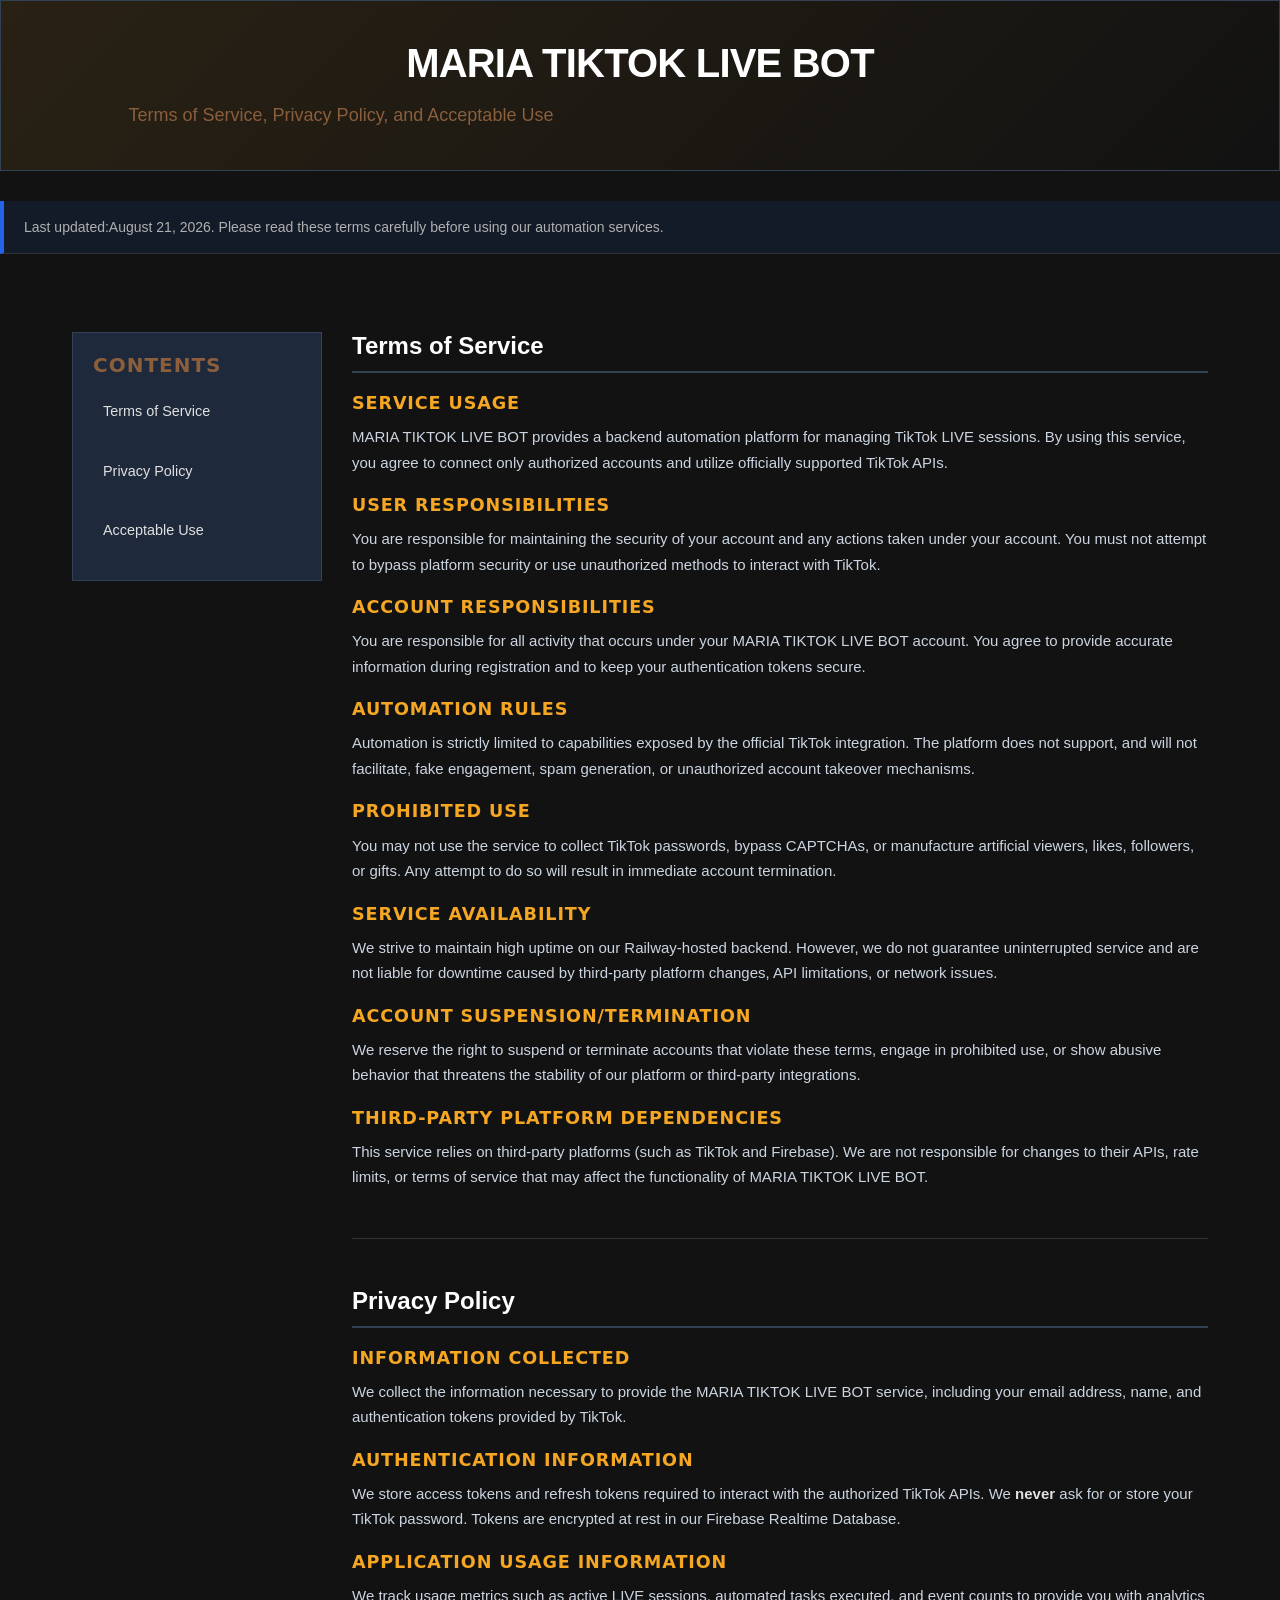
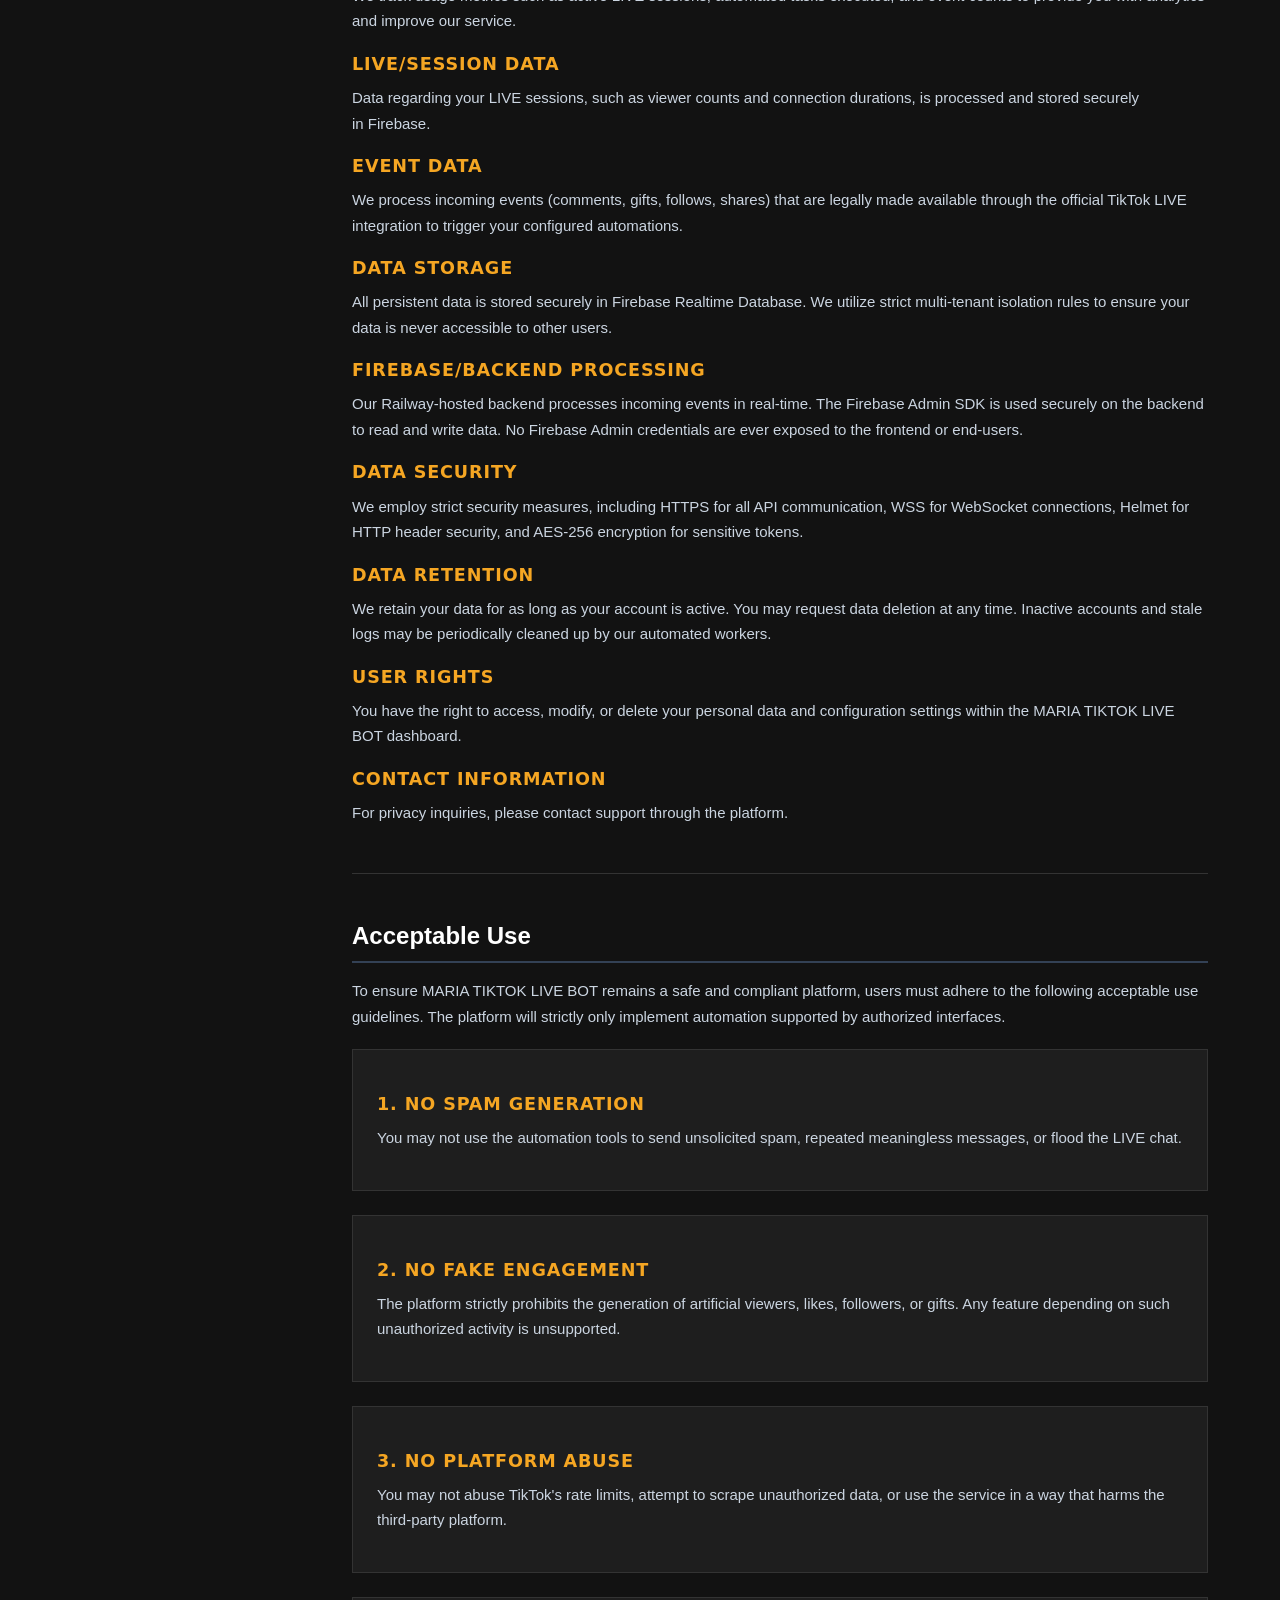
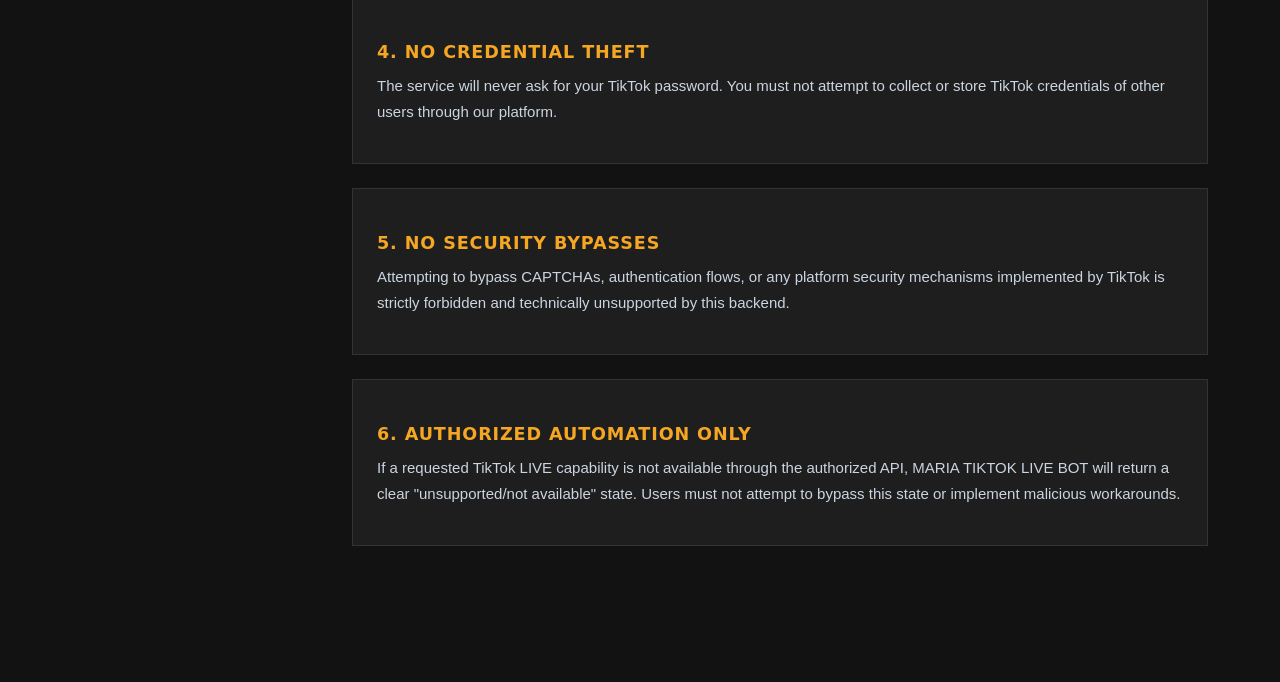
<file: terms.html>
<!DOCTYPE html>
<html lang="en" data-theme="dark">
<head>
    <meta charset="UTF-8">
    <meta name="viewport" content="width=device-width, initial-scale=1.0">
    <title>MARIA LIVE BOT - Terms & Privacy</title>
    
    <!-- Core CSS -->
    <link rel="stylesheet" href="css/reset.css">
    <link rel="stylesheet" href="css/variables.css">
    <link rel="stylesheet" href="css/typography.css">
    <link rel="stylesheet" href="css/layout.css">
    <link rel="stylesheet" href="css/buttons.css">
    <link rel="stylesheet" href="css/terms.css">
    <!-- Documentation Specific CSS -->
    <link rel="stylesheet" href="css/documentation.css">
    
    <!-- Theme CSS -->
    <link rel="stylesheet" href="css/theme-dark.css">
    <link rel="stylesheet" href="css/theme-light.css">
</head>
<body>

    <!-- Documentation Hero Section -->
    <header class="doc-hero">
        <h1 class="text-display">MARIA TIKTOK LIVE BOT</h1>
        <p class="text-lg text-secondary">Terms of Service, Privacy Policy, and Acceptable Use</p>
    </header>

    <!-- Announcement Bar -->
    <div class="doc-announcement">
        <p class="text-sm">Last updated:August 21, 2026. Please read these terms carefully before using our automation services.</p>
    </div>

    <!-- Documentation Grid Layout -->
    <div class="doc-grid">
        
        <!-- Table of Contents -->
        <aside class="doc-toc">
            <h3 class="text-section-title">Contents</h3>
            <ul>
                <li><a href="#terms-of-service" class="text-link">Terms of Service</a></li>
                <li><a href="#privacy-policy" class="text-link">Privacy Policy</a></li>
                <li><a href="#acceptable-use" class="text-link">Acceptable Use</a></li>
            </ul>
        </aside>

        <!-- Main Documentation Content -->
        <div class="doc-section">
            
            <!-- Terms of Service -->
            <article id="terms-of-service">
                <h2 class="text-page-title">Terms of Service</h2>
                
                <h3 class="text-section-title">Service Usage</h3>
                <p>MARIA TIKTOK LIVE BOT provides a backend automation platform for managing TikTok LIVE sessions. By using this service, you agree to connect only authorized accounts and utilize officially supported TikTok APIs.</p>

                <h3 class="text-section-title">User Responsibilities</h3>
                <p>You are responsible for maintaining the security of your account and any actions taken under your account. You must not attempt to bypass platform security or use unauthorized methods to interact with TikTok.</p>

                <h3 class="text-section-title">Account Responsibilities</h3>
                <p>You are responsible for all activity that occurs under your MARIA TIKTOK LIVE BOT account. You agree to provide accurate information during registration and to keep your authentication tokens secure.</p>

                <h3 class="text-section-title">Automation Rules</h3>
                <p>Automation is strictly limited to capabilities exposed by the official TikTok integration. The platform does not support, and will not facilitate, fake engagement, spam generation, or unauthorized account takeover mechanisms.</p>

                <h3 class="text-section-title">Prohibited Use</h3>
                <p>You may not use the service to collect TikTok passwords, bypass CAPTCHAs, or manufacture artificial viewers, likes, followers, or gifts. Any attempt to do so will result in immediate account termination.</p>

                <h3 class="text-section-title">Service Availability</h3>
                <p>We strive to maintain high uptime on our Railway-hosted backend. However, we do not guarantee uninterrupted service and are not liable for downtime caused by third-party platform changes, API limitations, or network issues.</p>

                <h3 class="text-section-title">Account Suspension/Termination</h3>
                <p>We reserve the right to suspend or terminate accounts that violate these terms, engage in prohibited use, or show abusive behavior that threatens the stability of our platform or third-party integrations.</p>

                <h3 class="text-section-title">Third-Party Platform Dependencies</h3>
                <p>This service relies on third-party platforms (such as TikTok and Firebase). We are not responsible for changes to their APIs, rate limits, or terms of service that may affect the functionality of MARIA TIKTOK LIVE BOT.</p>
            </article>

            <hr class="doc-divider">

            <!-- Privacy Policy -->
            <article id="privacy-policy">
                <h2 class="text-page-title">Privacy Policy</h2>
                
                <h3 class="text-section-title">Information Collected</h3>
                <p>We collect the information necessary to provide the MARIA TIKTOK LIVE BOT service, including your email address, name, and authentication tokens provided by TikTok.</p>

                <h3 class="text-section-title">Authentication Information</h3>
                <p>We store access tokens and refresh tokens required to interact with the authorized TikTok APIs. We <strong>never</strong> ask for or store your TikTok password. Tokens are encrypted at rest in our Firebase Realtime Database.</p>

                <h3 class="text-section-title">Application Usage Information</h3>
                <p>We track usage metrics such as active LIVE sessions, automated tasks executed, and event counts to provide you with analytics and improve our service.</p>

                <h3 class="text-section-title">LIVE/Session Data</h3>
                <p>Data regarding your LIVE sessions, such as viewer counts and connection durations, is processed and stored securely in Firebase.</p>

                <h3 class="text-section-title">Event Data</h3>
                <p>We process incoming events (comments, gifts, follows, shares) that are legally made available through the official TikTok LIVE integration to trigger your configured automations.</p>

                <h3 class="text-section-title">Data Storage</h3>
                <p>All persistent data is stored securely in Firebase Realtime Database. We utilize strict multi-tenant isolation rules to ensure your data is never accessible to other users.</p>

                <h3 class="text-section-title">Firebase/Backend Processing</h3>
                <p>Our Railway-hosted backend processes incoming events in real-time. The Firebase Admin SDK is used securely on the backend to read and write data. No Firebase Admin credentials are ever exposed to the frontend or end-users.</p>

                <h3 class="text-section-title">Data Security</h3>
                <p>We employ strict security measures, including HTTPS for all API communication, WSS for WebSocket connections, Helmet for HTTP header security, and AES-256 encryption for sensitive tokens.</p>

                <h3 class="text-section-title">Data Retention</h3>
                <p>We retain your data for as long as your account is active. You may request data deletion at any time. Inactive accounts and stale logs may be periodically cleaned up by our automated workers.</p>

                <h3 class="text-section-title">User Rights</h3>
                <p>You have the right to access, modify, or delete your personal data and configuration settings within the MARIA TIKTOK LIVE BOT dashboard.</p>

                <h3 class="text-section-title">Contact Information</h3>
                <p>For privacy inquiries, please contact support through the platform.</p>
            </article>

            <hr class="doc-divider">

            <!-- Acceptable Use -->
            <article id="acceptable-use">
                <h2 class="text-page-title">Acceptable Use</h2>
                
                <p>To ensure MARIA TIKTOK LIVE BOT remains a safe and compliant platform, users must adhere to the following acceptable use guidelines. The platform will strictly only implement automation supported by authorized interfaces.</p>

                <div class="doc-steps">
                    <div class="doc-step">
                        <h3 class="text-section-title">1. No Spam Generation</h3>
                        <p>You may not use the automation tools to send unsolicited spam, repeated meaningless messages, or flood the LIVE chat.</p>
                    </div>

                    <div class="doc-step">
                        <h3 class="text-section-title">2. No Fake Engagement</h3>
                        <p>The platform strictly prohibits the generation of artificial viewers, likes, followers, or gifts. Any feature depending on such unauthorized activity is unsupported.</p>
                    </div>

                    <div class="doc-step">
                        <h3 class="text-section-title">3. No Platform Abuse</h3>
                        <p>You may not abuse TikTok's rate limits, attempt to scrape unauthorized data, or use the service in a way that harms the third-party platform.</p>
                    </div>

                    <div class="doc-step">
                        <h3 class="text-section-title">4. No Credential Theft</h3>
                        <p>The service will never ask for your TikTok password. You must not attempt to collect or store TikTok credentials of other users through our platform.</p>
                    </div>

                    <div class="doc-step">
                        <h3 class="text-section-title">5. No Security Bypasses</h3>
                        <p>Attempting to bypass CAPTCHAs, authentication flows, or any platform security mechanisms implemented by TikTok is strictly forbidden and technically unsupported by this backend.</p>
                    </div>

                    <div class="doc-step">
                        <h3 class="text-section-title">6. Authorized Automation Only</h3>
                        <p>If a requested TikTok LIVE capability is not available through the authorized API, MARIA TIKTOK LIVE BOT will return a clear "unsupported/not available" state. Users must not attempt to bypass this state or implement malicious workarounds.</p>
                    </div>
                </div>
            </article>
            
        </div>
    </div>

    <!-- Main Application Script (for global theme persistence if needed) -->
    <script type="module" src="js/app.js"></script>
</body>
</html>
</file>
<file: css/variables.css>
/* ===============================================
   Variables CSS
   Global design tokens and theming (Light/Dark)
   =============================================== */

:root {
    /* Brand Colors */
    --color-navy: #08164A;
    --color-navy-light: #1a265c;
    --color-navy-dark: #050f30;
    --color-gold: #F5A623;
    --color-gold-dark: #d68d10;
    --color-gold-light: #fff4e0;

    /* Status Colors */
    --color-success: #22C55E;
    --color-success-bg: rgba(34, 197, 94, 0.1);
    --color-warning: #F59E0B;
    --color-warning-bg: rgba(245, 158, 11, 0.1);
    --color-danger: #EF4444;
    --color-danger-bg: rgba(239, 68, 68, 0.1);
    --color-info: #3B82F6;
    --color-info-bg: rgba(59, 130, 246, 0.1);

    /* Light Theme (Default) */
    --bg-body: #F5F7FA;
    --bg-card: #FFFFFF;
    --bg-sidebar: #FFFFFF;
    --bg-navbar: #FFFFFF;
    --bg-input: #F9FAFB;
    --bg-hover: #F3F4F6;

    --text-primary: #1F2937;
    --text-secondary: #4B5563;
    --text-muted: #9CA3AF;
    --text-inverse: #FFFFFF;

    --border-color: #E5E7EB;
    --border-color-light: #F3F4F6;

    /* Typography */
    --font-sans: 'Inter', system-ui, -apple-system, sans-serif;
    --font-heading: 'Poppins', system-ui, -apple-system, sans-serif;
    
    --fs-xs: 0.75rem;    /* 12px */
    --fs-sm: 0.875rem;   /* 14px */
    --fs-base: 1rem;     /* 16px */
    --fs-lg: 1.125rem;   /* 18px */
    --fs-xl: 1.25rem;    /* 20px */
    --fs-2xl: 1.5rem;    /* 24px */
    --fs-3xl: 1.875rem;  /* 30px */
    --fs-4xl: 2.25rem;   /* 36px */

    /* Spacing & Layout */
    --sidebar-width: 260px;
    --sidebar-width-collapsed: 80px;
    --navbar-height: 70px;
    --content-max-width: 1400px;
    
    --spacing-xs: 0.5rem;
    --spacing-sm: 0.75rem;
    --spacing-md: 1rem;
    --spacing-lg: 1.5rem;
    --spacing-xl: 2rem;
    --spacing-2xl: 3rem;

    /* Radii */
    --radius-sm: 6px;
    --radius-md: 10px;
    --radius-lg: 16px;
    --radius-full: 9999px;

    /* Shadows */
    --shadow-sm: 0 1px 2px 0 rgba(0, 0, 0, 0.05);
    --shadow-md: 0 4px 6px -1px rgba(0, 0, 0, 0.1), 0 2px 4px -1px rgba(0, 0, 0, 0.06);
    --shadow-lg: 0 10px 15px -3px rgba(0, 0, 0, 0.1), 0 4px 6px -2px rgba(0, 0, 0, 0.05);
    --shadow-xl: 0 20px 25px -5px rgba(0, 0, 0, 0.1), 0 10px 10px -5px rgba(0, 0, 0, 0.04);
    --shadow-gold: 0 4px 14px 0 rgba(245, 166, 35, 0.3);

    /* Transitions */
    --transition-fast: 150ms cubic-bezier(0.4, 0, 0.2, 1);
    --transition-base: 250ms cubic-bezier(0.4, 0, 0.2, 1);
    --transition-slow: 350ms cubic-bezier(0.4, 0, 0.2, 1);
}

/* Dark Theme Overrides */
html[data-theme="dark"] {
    --bg-body: #0f172a; /* Deep slate/navy tint */
    --bg-card: #1e293b;
    --bg-sidebar: #1e293b;
    --bg-navbar: #1e293b;
    --bg-input: #334155;
    --bg-hover: #334155;

    --text-primary: #f1f5f9;
    --text-secondary: #cbd5e1;
    --text-muted: #94a3b8;
    --text-inverse: #1F2937;

    --border-color: #334155;
    --border-color-light: #334155;

    --shadow-sm: 0 1px 2px 0 rgba(0, 0, 0, 0.3);
    --shadow-md: 0 4px 6px -1px rgba(0, 0, 0, 0.4), 0 2px 4px -1px rgba(0, 0, 0, 0.3);
    --shadow-lg: 0 10px 15px -3px rgba(0, 0, 0, 0.5), 0 4px 6px -2px rgba(0, 0, 0, 0.3);
}
/* ===============================================
   Service ID & UGX Currency Utility Styles
   =============================================== */

/* --- Service ID Input Box (Services Page Cards) --- */
.service-id-input {
    width: 65px;
    padding: 4px 8px;
    font-size: 12px;
    font-weight: 600;
    color: var(--text-primary);
    background: var(--bg-input, #f8f9fa);
    border: 1px solid var(--border-color, #e5e7eb);
    border-radius: var(--radius-sm, 6px);
    text-align: center;
    cursor: default; /* Shows it's read-only */
    transition: border-color 0.2s ease;
}

/* Optional: subtle highlight if user clicks it */
.service-id-input:focus {
    outline: none;
    border-color: var(--color-gold, #f5a623);
}

/* --- Clickable Service ID Link (Orders Page Table) --- */
.service-id-link {
    font-weight: 600;
    color: var(--color-gold, #f5a623);
    text-decoration: none;
    cursor: pointer;
    transition: opacity 0.2s ease;
}

.service-id-link:hover {
    opacity: 0.8;
    text-decoration: underline;
}

/* --- UGX Currency Text (Tables & Cards) --- */
/* Used in Orders table, Wallet table, and Services cards */
.charge-ugx,
.rate-value-ugx {
    display: block;
    font-size: 11px;
    font-weight: 500;
    color: var(--text-secondary, #6b7280);
    margin-top: 2px;
    letter-spacing: 0.2px;
}

/* Specific styling for the New Order live calculator UGX text */
#charge-amount-ugx {
    font-size: 14px;
    font-weight: 500;
    color: var(--text-secondary, #6b7280);
    margin-top: 4px;
    text-align: right;
}

/* --- UGX Amount on Dashboard Stat Cards --- */
.ugx-amount {
    display: block;
    font-size: 13px;
    font-weight: 500;
    color: var(--text-secondary, #6b7280);
    margin-bottom: 8px; /* Pushes the "All time" text down slightly */
}
</file>
<file: css/typography.css>
/* ===============================================
   TYPOGRAPHY CSS — PREMIUM FINTECH UI
   =============================================== */

/* -----------------------------------------------
   1. BASE TYPOGRAPHY
   ----------------------------------------------- */
body {
    font-family: var(--font-sans);
    font-size: var(--fs-base);
    color: var(--text-primary);
    background-color: var(--bg-body);
    line-height: 1.5;
    -webkit-font-smoothing: antialiased;
    -moz-osx-font-smoothing: grayscale;
    text-rendering: optimizeLegibility;
    transition: background-color var(--transition-base), color var(--transition-base);
}

/* -----------------------------------------------
   2. HEADINGS
   ----------------------------------------------- */
h1, h2, h3, h4, h5, h6 {
    font-family: var(--font-heading);
    font-weight: 600;
    line-height: 1.2;
    color: var(--text-primary);
    text-wrap: balance;
}

/* Fluid Responsive Headings */
h1 { font-size: clamp(1.5rem, 2vw + 1rem, 2.25rem); } /* 24px - 36px */
h2 { font-size: clamp(1.25rem, 1.5vw + 0.875rem, 1.75rem); } /* 20px - 28px */
h3 { font-size: clamp(1.125rem, 1vw + 0.75rem, 1.375rem); } /* 18px - 22px */
h4 { font-size: clamp(1rem, 0.75vw + 0.625rem, 1.125rem); } /* 16px - 18px */
h5 { font-size: 0.9375rem; } /* 15px */
h6 { font-size: 0.875rem; } /* 14px */

/* -----------------------------------------------
   3. PARAGRAPHS
   ----------------------------------------------- */
p {
    line-height: 1.6;
    text-wrap: pretty;
}

/* -----------------------------------------------
   4. FONT SIZES (Existing + Contextual)
   ----------------------------------------------- */
.text-xs { font-size: var(--fs-xs); }
.text-sm { font-size: var(--fs-sm); }
.text-base { font-size: var(--fs-base); }
.text-lg { font-size: var(--fs-lg); }
.text-xl { font-size: var(--fs-xl); }
.text-2xl { font-size: var(--fs-2xl); }
.text-3xl { font-size: var(--fs-3xl); }

.text-display {
    font-size: clamp(2rem, 3vw + 1rem, 3rem);
    font-weight: 700;
    line-height: 1.1;
    letter-spacing: -0.02em;
}
.text-page-title {
    font-size: clamp(1.125rem, 1vw + 0.875rem, 1.5rem);
    font-weight: 600;
}
.text-section-title {
    font-size: 1rem;
    font-weight: 600;
    text-transform: uppercase;
    letter-spacing: 0.05em;
}

/* -----------------------------------------------
   5. FONT WEIGHTS
   ----------------------------------------------- */
.font-normal { font-weight: 400; }
.font-medium { font-weight: 500; }
.font-semibold { font-weight: 600; }
.font-bold { font-weight: 700; }

/* -----------------------------------------------
   6. TEXT COLORS
   ----------------------------------------------- */
.text-primary { color: var(--text-primary); }
.text-secondary { color: var(--text-secondary); }
.text-muted { color: var(--text-muted); }
.text-navy { color: var(--color-navy); }
.text-gold { color: var(--color-gold); }
.text-success { color: var(--color-success); }
.text-warning { color: var(--color-warning); }
.text-danger { color: var(--color-danger); }
.text-info { color: var(--color-info); }
.text-inverse { color: var(--text-inverse); }

/* -----------------------------------------------
   7. ALIGNMENT
   ----------------------------------------------- */
.text-left { text-align: left; }
.text-center { text-align: center; }
.text-right { text-align: right; }

/* -----------------------------------------------
   8. LINKS
   ----------------------------------------------- */
.text-link {
    color: var(--color-info);
    font-weight: 500;
    text-decoration: none;
    transition: color var(--transition-fast);
}
.text-link:hover {
    color: var(--color-navy);
    text-decoration: underline;
    text-underline-offset: 2px;
}
html[data-theme="dark"] .text-link:hover {
    color: var(--color-gold);
}
.text-link:focus-visible {
    outline: 2px solid var(--color-gold);
    outline-offset: 2px;
    border-radius: 4px;
}

/* -----------------------------------------------
   9. TEXT TRANSFORMATIONS
   ----------------------------------------------- */
.text-uppercase { text-transform: uppercase; }
.text-lowercase { text-transform: lowercase; }
.text-capitalize { text-transform: capitalize; }

/* -----------------------------------------------
   10. LINE HEIGHT
   ----------------------------------------------- */
.leading-tight { line-height: 1.2; }
.leading-normal { line-height: 1.5; }
.leading-relaxed { line-height: 1.625; }

/* -----------------------------------------------
   11. LETTER SPACING
   ----------------------------------------------- */
.tracking-tight { letter-spacing: -0.015em; }
.tracking-normal { letter-spacing: 0; }
.tracking-wide { letter-spacing: 0.025em; }

/* -----------------------------------------------
   12. WRAPPING & 13. TRUNCATION & LONG CONTENT
   ----------------------------------------------- */
.text-nowrap { white-space: nowrap; }
.text-wrap { white-space: normal; }
.text-balance { text-wrap: balance; }
.text-pretty { text-wrap: pretty; }
.break-word { overflow-wrap: break-word; word-break: break-word; }
.break-all { word-break: break-all; }

.text-truncate {
    overflow: hidden;
    text-overflow: ellipsis;
    white-space: nowrap;
}
.text-clamp-2 {
    display: -webkit-box;
    -webkit-line-clamp: 2;
    -webkit-box-orient: vertical;
    overflow: hidden;
    text-overflow: ellipsis;
}
.text-clamp-3 {
    display: -webkit-box;
    -webkit-line-clamp: 3;
    -webkit-box-orient: vertical;
    overflow: hidden;
    text-overflow: ellipsis;
}

/* -----------------------------------------------
   14. FINANCIAL NUMBERS
   ----------------------------------------------- */
.tabular-nums {
    font-variant-numeric: tabular-nums;
    font-feature-settings: "tnum";
    letter-spacing: -0.01em;
}

/* -----------------------------------------------
   15. LABELS & METADATA
   ----------------------------------------------- */
.text-label {
    font-size: var(--fs-xs);
    font-weight: 600;
    color: var(--text-muted);
    text-transform: uppercase;
    letter-spacing: 0.06em;
}
.text-caption {
    font-size: var(--fs-xs);
    color: var(--text-muted);
    line-height: 1.4;
}
.text-overline {
    font-size: 0.6875rem; /* 11px */
    font-weight: 700;
    color: var(--text-muted);
    text-transform: uppercase;
    letter-spacing: 0.08em;
}

/* -----------------------------------------------
   16. RESPONSIVE TYPOGRAPHY (Tablet/Mobile Base)
   ----------------------------------------------- */
@media (max-width: 768px) {
    body {
        font-size: 14px; /* Solid mobile base */
    }
    h1 { font-size: 1.5rem; } /* 24px */
    h2 { font-size: 1.25rem; } /* 20px */
    h3 { font-size: 1.125rem; } /* 18px */
    
    /* Prevent excessive tracking on small screens */
    .text-display {
        letter-spacing: -0.025em;
    }
}

/* -----------------------------------------------
   17. VERY SMALL SCREENS (<360px)
   ----------------------------------------------- */
@media (max-width: 360px) {
    body {
        font-size: 13.5px; /* Slight reduction for tiny screens */
    }
    h1 { font-size: 1.375rem; } /* 22px */
    h2 { font-size: 1.125rem; } /* 18px */
    
    /* Keep financial numbers legible but prevent overflow */
    .tabular-nums {
        letter-spacing: -0.02em;
    }
}

/* -----------------------------------------------
   18. ACCESSIBILITY
   ----------------------------------------------- */
@media (prefers-reduced-motion: reduce) {
    body, .text-link {
        transition: none !important;
    }
}
</file>
<file: css/layout.css>
/* ===============================================
   Layout CSS
   Main app grid, content area, auth layouts
   =============================================== */

.app-container {
    display: flex;
    min-height: 100vh;
}

.main-wrapper {
    flex: 1;
    display: flex;
    flex-direction: column;
    margin-left: var(--sidebar-width);
    transition: margin-left var(--transition-base);
    min-width: 0; /* Prevents flex overflow */
}

.app-container.sidebar-collapsed .main-wrapper {
    margin-left: var(--sidebar-width-collapsed);
}

.content-area {
    flex: 1;
    padding: var(--spacing-xl);
    background-color: var(--bg-body);
    transition: background-color var(--transition-base);
}

.page-header {
    display: flex;
    justify-content: space-between;
    align-items: center;
    margin-bottom: var(--spacing-xl);
    flex-wrap: wrap;
    gap: var(--spacing-md);
}

.page-title {
    font-size: var(--fs-2xl);
    font-weight: 700;
}

.breadcrumbs {
    font-size: var(--fs-sm);
    color: var(--text-muted);
    margin-top: var(--spacing-xs);
}
.breadcrumbs a {
    color: var(--text-secondary);
}
.breadcrumbs a:hover {
    color: var(--color-gold);
}

/* Footer */
.footer {
    padding: var(--spacing-lg) var(--spacing-xl);
    background-color: var(--bg-card);
    border-top: 1px solid var(--border-color);
    display: flex;
    justify-content: space-between;
    align-items: center;
    font-size: var(--fs-sm);
    color: var(--text-muted);
}

.footer__links {
    display: flex;
    gap: var(--spacing-lg);
}
.footer__links a:hover {
    color: var(--color-gold);
}

/* Auth Layout (Login, Register) */
.auth-body {
    display: flex;
    align-items: center;
    justify-content: center;
    min-height: 100vh;
    background: linear-gradient(135deg, var(--color-navy) 0%, var(--color-navy-light) 100%);
    position: relative;
    overflow: hidden;
}

/* Animated background bubbles for auth */
.auth-body::before, .auth-body::after {
    content: '';
    position: absolute;
    border-radius: 50%;
    background: rgba(245, 166, 35, 0.1);
    animation: float 8s infinite ease-in-out;
}
.auth-body::before { width: 400px; height: 400px; top: -100px; left: -100px; }
.auth-body::after { width: 300px; height: 300px; bottom: -50px; right: -50px; animation-delay: 4s; }

@keyframes float {
    0%, 100% { transform: translateY(0px); }
    50% { transform: translateY(-30px); }
}

.auth-container {
    position: relative;
    z-index: 10;
    width: 100%;
    max-width: 440px;
    padding: var(--spacing-md);
}

.auth-card {
    background: rgba(255, 255, 255, 0.05);
    backdrop-filter: blur(15px);
    -webkit-backdrop-filter: blur(15px);
    border: 1px solid rgba(255, 255, 255, 0.1);
    border-radius: var(--radius-lg);
    padding: var(--spacing-2xl);
    box-shadow: var(--shadow-xl);
}

html[data-theme="dark"] .auth-card {
    background: rgba(30, 41, 59, 0.8);
}

.auth__header { text-align: center; margin-bottom: var(--spacing-xl); }
.auth__logo {
    display: inline-block;
    font-family: var(--font-heading);
    font-size: var(--fs-3xl);
    font-weight: 700;
    color: #fff;
    margin-bottom: var(--spacing-lg);
}
.auth__title { color: #fff; font-size: var(--fs-xl); margin-bottom: var(--spacing-xs); }
.auth__subtitle { color: rgba(255, 255, 255, 0.7); font-size: var(--fs-sm); }

.auth__form { display: flex; flex-direction: column; gap: var(--spacing-lg); }
.auth__divider {
    display: flex; align-items: center; text-align: center;
    color: rgba(255, 255, 255, 0.5); margin: var(--spacing-md) 0;
}
.auth__divider::before, .auth__divider::after {
    content: ''; flex: 1; border-bottom: 1px solid rgba(255, 255, 255, 0.1);
}
.auth__divider span { padding: 0 var(--spacing-md); font-size: var(--fs-sm); }

.auth__footer { text-align: center; margin-top: var(--spacing-xl); color: rgba(255, 255, 255, 0.7); font-size: var(--fs-sm); }
.auth__footer .form-link { color: var(--color-gold); }

/* Error 404 Layout */
.error-body {
    display: flex; align-items: center; justify-content: center;
    min-height: 100vh; text-align: center; background-color: var(--bg-body);
}
.error-code { font-size: 8rem; font-weight: 700; line-height: 1; margin-bottom: var(--spacing-md); }
.error-title { font-size: var(--fs-2xl); margin-bottom: var(--spacing-sm); }
.error-text { color: var(--text-muted); margin-bottom: var(--spacing-xl); }
</file>
<file: css/cards.css>
/* ===============================================
   Cards CSS
   =============================================== */

.card {
    background-color: var(--bg-card);
    border-radius: var(--radius-lg);
    box-shadow: var(--shadow-sm);
    border: 1px solid var(--border-color-light);
    transition: box-shadow var(--transition-fast), transform var(--transition-fast);
}
.card:hover {
    box-shadow: var(--shadow-md);
}

.card__header {
    padding: var(--spacing-lg) var(--spacing-xl);
    border-bottom: 1px solid var(--border-color-light);
    display: flex;
    justify-content: space-between;
    align-items: center;
}
.card__title { font-size: var(--fs-lg); font-weight: 600; }
.card__dropdown, .card__actions { display: flex; gap: var(--spacing-sm); }

/* Stat Cards */
.stats-grid {
    display: grid;
    grid-template-columns: repeat(auto-fit, minmax(220px, 1fr));
    gap: var(--spacing-lg);
    margin-bottom: var(--spacing-xl);
}

.stat-card { padding: var(--spacing-lg); }
.stat-card__top {
    display: flex;
    justify-content: space-between;
    align-items: center;
    margin-bottom: var(--spacing-md);
}
.stat-card__label { color: var(--text-muted); font-size: var(--fs-sm); font-weight: 500; }
.stat-card__icon {
    width: 40px; height: 40px;
    border-radius: var(--radius-md);
    display: flex; align-items: center; justify-content: center;
    font-weight: 700;
}
.stat-card__icon--primary { background: var(--color-navy); color: #fff; }
.stat-card__icon--info { background: var(--color-info-bg); color: var(--color-info); }
.stat-card__icon--success { background: var(--color-success-bg); color: var(--color-success); }
.stat-card__icon--warning { background: var(--color-warning-bg); color: var(--color-warning); }
.stat-card__icon--danger { background: var(--color-danger-bg); color: var(--color-danger); }
.stat-card__icon--gold { background: var(--color-gold-light); color: var(--color-gold); }

.stat-card__value { font-size: var(--fs-2xl); font-weight: 700; margin-bottom: var(--spacing-xs); }
.stat-card__trend { font-size: var(--fs-xs); font-weight: 500; }

/* Dashboard Layout Rows */
.dashboard-row {
    display: grid;
    grid-template-columns: 2fr 1fr;
    gap: var(--spacing-lg);
    margin-bottom: var(--spacing-xl);
}
.dashboard-row:last-child { margin-bottom: 0; }

.chart-card { padding: var(--spacing-lg); }
.chart-placeholder { height: 300px; margin-top: var(--spacing-lg); }

/* Quick Actions */
.quick-actions-card { padding: var(--spacing-lg); }
.quick-actions-grid {
    display: grid;
    grid-template-columns: 1fr 1fr;
    gap: var(--spacing-md);
}
.quick-action-btn {
    display: flex;
    flex-direction: column;
    align-items: center;
    gap: var(--spacing-sm);
    padding: var(--spacing-lg);
    border: 1px solid var(--border-color-light);
    border-radius: var(--radius-md);
    color: var(--text-secondary);
    transition: all var(--transition-fast);
}
.quick-action-btn:hover {
    border-color: var(--color-gold);
    color: var(--color-gold);
    transform: translateY(-2px);
    box-shadow: var(--shadow-sm);
}

/* Recent Activity Lists */
.notification-list { padding: var(--spacing-lg); }
.notification-item {
    display: flex;
    gap: var(--spacing-md);
    padding-bottom: var(--spacing-lg);
    margin-bottom: var(--spacing-lg);
    border-bottom: 1px solid var(--border-color-light);
}
.notification-item:last-child { border-bottom: none; margin-bottom: 0; }
.notification__icon {
    width: 36px; height: 36px; border-radius: 50%;
    display: flex; align-items: center; justify-content: center;
    font-weight: 700; flex-shrink: 0;
}
.notification__icon--success { background: var(--color-success-bg); color: var(--color-success); }
.notification__icon--warning { background: var(--color-warning-bg); color: var(--color-warning); }
.notification__icon--info { background: var(--color-info-bg); color: var(--color-info); }
.notification__content p { font-size: var(--fs-sm); margin-bottom: 2px; }
.notification__time { font-size: var(--fs-xs); color: var(--text-muted); }

/* ===============================================
   API Documentation Cards
   =============================================== */
.api-doc-card { 
    margin-top: 24px; 
}

.api-doc-card h4 { 
    margin-top: 16px; 
    margin-bottom: 8px; 
    font-size: 1.1rem; 
    color: var(--text-primary); 
    font-weight: 600;
}

.api-doc-card .table { 
    margin-bottom: 16px; 
    font-size: 14px; 
    width: 100%;
    border-collapse: collapse;
}

.api-doc-card .table th, 
.api-doc-card .table td { 
    padding: 10px 12px; 
    border: 1px solid var(--border-color); 
    text-align: left;
}

.api-doc-card .table th {
    background-color: var(--bg-input);
    color: var(--text-secondary);
    font-weight: 600;
}

/* Code Block Styling (Dark theme for code snippets) */
.api-doc-card .code-block,
.api-code-card .code-block {
    background: #1e1e2e; 
    color: #a6accd; 
    padding: 16px; 
    border-radius: 8px; 
    overflow-x: auto; /* Allows horizontal scrolling on mobile for long code lines */
    font-family: 'Courier New', Courier, monospace;
    font-size: 13px;
    line-height: 1.5;
    margin: 0;
}

.api-code-card .code-block code {
    background: transparent;
    padding: 0;
    color: inherit;
}

/* Progress Bar Styling */
.progress-bar {
    width: 100%;
    height: 8px;
    background-color: var(--bg-input);
    border-radius: 4px;
    overflow: hidden;
    margin-top: 5px;
}

.progress-bar__fill {
    height: 100%;
    background-color: var(--color-gold); /* Uses your brand gold color */
    border-radius: 4px;
    transition: width 0.3s ease; /* Smooth animation when status updates */
}

/* ===============================================
   Service ID & UGX Currency Utility Styles
   =============================================== */

/* --- Service ID Input Box (Services Page Cards) --- */
.service-id-input {
    width: 65px;
    padding: 4px 8px;
    font-size: 12px;
    font-weight: 600;
    color: var(--text-primary);
    background: var(--bg-input, #f8f9fa);
    border: 1px solid var(--border-color, #e5e7eb);
    border-radius: var(--radius-sm, 6px);
    text-align: center;
    cursor: default; /* Shows it's read-only */
    transition: border-color 0.2s ease;
}

/* Optional: subtle highlight if user clicks it */
.service-id-input:focus {
    outline: none;
    border-color: var(--color-gold, #f5a623);
}

/* --- Clickable Service ID Link (Orders Page Table) --- */
.service-id-link {
    font-weight: 600;
    color: var(--color-gold, #f5a623);
    text-decoration: none;
    cursor: pointer;
    transition: opacity 0.2s ease;
}

.service-id-link:hover {
    opacity: 0.8;
    text-decoration: underline;
}

/* --- UGX Currency Text (Tables & Cards) --- */
/* Used in Orders table, Wallet table, and Services cards */
.charge-ugx,
.rate-value-ugx {
    display: block;
    font-size: 11px;
    font-weight: 500;
    color: var(--text-secondary, #6b7280);
    margin-top: 2px;
    letter-spacing: 0.2px;
}

/* Specific styling for the New Order live calculator UGX text */
#charge-amount-ugx {
    font-size: 14px;
    font-weight: 500;
    color: var(--text-secondary, #6b7280);
    margin-top: 4px;
    text-align: right;
}

/* --- UGX Amount on Dashboard Stat Cards --- */
.ugx-amount {
    display: block;
    font-size: 13px;
    font-weight: 500;
    color: var(--text-secondary, #6b7280);
    margin-bottom: 8px; /* Pushes the "All time" text down slightly */
}

/* ===============================================
   Announcements Horizontal Scroller
   =============================================== */

.announcements-scroller-card {
    margin-top: 24px;
    padding: 20px;
    background: linear-gradient(135deg, rgba(245, 166, 35, 0.05), transparent);
    border: 1px solid var(--border-color);
    border-radius: var(--radius-md, 12px);
    animation: fadeInUp 0.5s ease-out;
}

.announcements-scroller-header {
    display: flex; 
    align-items: center; 
    gap: 10px; 
    margin-bottom: 15px;
}

.announcements-scroller-header h3 {
    margin: 0; 
    font-size: 16px; 
    font-weight: 700; 
    color: var(--text-primary);
}

.announcements-scroller-header span {
    font-size: 12px; 
    color: var(--text-secondary); 
    opacity: 0.8;
}

.announcements-scroller-container {
    display: flex;
    gap: 15px;
    overflow-x: auto;
    scroll-behavior: smooth;
    padding-bottom: 10px;
    scrollbar-width: thin;
    scrollbar-color: var(--color-gold) transparent;
    -webkit-overflow-scrolling: touch; /* Smooth scrolling on iOS */
}

/* Webkit Scrollbar Styling */
.announcements-scroller-container::-webkit-scrollbar {
    height: 6px;
}

.announcements-scroller-container::-webkit-scrollbar-track {
    background: transparent;
}

.announcements-scroller-container::-webkit-scrollbar-thumb {
    background-color: var(--color-gold);
    border-radius: 10px;
}

.announcement-pill {
    flex: 0 0 auto;
    background: var(--bg-card, #fff);
    border: 1px solid var(--border-color, #e5e7eb);
    padding: 15px 20px;
    border-radius: 12px;
    min-width: 260px;
    max-width: 300px;
    box-shadow: 0 4px 10px rgba(0,0,0,0.05);
    transition: transform 0.2s ease, border-color 0.2s ease;
}

.announcement-pill:hover {
    transform: translateY(-3px);
    border-color: var(--color-gold);
}

.announcement-pill h4 { 
    margin: 0 0 8px 0; 
    font-size: 14px; 
    color: var(--color-gold, #f5a623); 
    display: flex; 
    align-items: center; 
    gap: 5px; 
    font-weight: 700;
}

.announcement-pill p { 
    margin: 0; 
    font-size: 13px; 
    color: var(--text-secondary, #6b7280); 
    line-height: 1.5; 
}

@keyframes fadeInUp {
    from { 
        opacity: 0; 
        transform: translateY(20px); 
    }
    to { 
        opacity: 1; 
        transform: translateY(0); 
    }
}

/* ===============================================
   MOBILE APP DASHBOARD OPTIMIZATION
   Polished, lightweight native-app feel
   =============================================== */

/* Base Mobile Tap Highlight & Selection Removal */
.stat-card,
.service-card,
.quick-action-btn,
.announcement-pill {
    -webkit-tap-highlight-color: transparent;
    -webkit-user-select: none;
    -moz-user-select: none;
    -ms-user-select: none;
    user-select: none;
}

/* Accessibility Focus */
.btn:focus-visible,
.stat-card:focus-visible,
a:focus-visible {
    outline: 2px solid var(--color-gold);
    outline-offset: 2px;
}

@media (max-width: 768px) {
    /* Base Card Polish */
    .card {
        border-radius: 14px !important;
        box-shadow: 0 1px 3px rgba(0, 0, 0, 0.04) !important;
        padding: 14px !important;
    }

    /* Stats Grid: Strict 2 columns on mobile */
    .stats-grid {
        grid-template-columns: repeat(2, minmax(0, 1fr)) !important;
        gap: 10px !important;
        margin-bottom: 16px !important;
    }

    /* Stat Card Compactness */
    .stat-card {
        padding: 12px !important;
        border-radius: 14px !important;
        transition: transform 0.15s ease, box-shadow 0.15s ease !important;
    }

    /* Touch Feedback (Scale down slightly when pressed) */
    .stat-card:active,
    .service-card:active,
    .quick-action-btn:active,
    .btn:active {
        transform: scale(0.985) !important;
    }

    /* Only apply hover effects on devices that actually support hover (Desktop) */
    @media (hover: hover) {
        .stat-card:hover,
        .service-card:hover,
        .quick-action-btn:hover {
            transform: translateY(-2px) !important;
            box-shadow: 0 4px 12px rgba(0, 0, 0, 0.06) !important;
        }
    }

    /* Stat Card Internals */
    .stat-card__top {
        margin-bottom: 8px !important;
    }

    .stat-card__label {
        font-size: 11px !important;
        white-space: nowrap !important;
        overflow: hidden !important;
        text-overflow: ellipsis !important;
    }

    .stat-card__icon {
        width: 28px !important;
        height: 28px !important;
        font-size: 14px !important;
        border-radius: 8px !important;
    }

    /* Responsive Numbers (Prevent UGX Overflow) */
    .stat-card__value,
    .balance-card__amount {
        font-size: clamp(16px, 4.5vw, 20px) !important;
        white-space: nowrap !important;
        overflow: hidden !important;
        text-overflow: ellipsis !important;
        letter-spacing: -0.5px !important;
    }

    /* Dashboard Rows */
    .dashboard-row {
        grid-template-columns: 1fr !important;
        gap: 12px !important;
        margin-bottom: 12px !important;
    }

    /* Chart Card Compactness */
    .chart-card {
        padding: 12px !important;
    }
    .chart-placeholder, 
    #chart-revenue {
        height: 200px !important;
        min-height: 180px !important;
        margin-top: 12px !important;
    }

    /* Quick Actions */
    .quick-actions-grid {
        gap: 10px !important;
    }
    .quick-action-btn {
        padding: 12px !important;
        border-radius: 12px !important;
    }

    /* Announcement Pills (Smooth iOS Scrolling) */
    .announcements-scroller-container {
        gap: 10px !important;
        padding: 4px 0 10px 0 !important; /* Prevent vertical clipping */
    }
    .announcement-pill {
        min-width: 280px !important;
        max-width: 320px !important;
        padding: 12px 16px !important;
        border-radius: 12px !important;
    }
}

/* Ultra-Small Screen Adjustments (Below 360px) */
@media (max-width: 360px) {
    .stats-grid {
        gap: 8px !important;
    }
    .stat-card {
        padding: 10px !important;
    }
    .stat-card__label {
        font-size: 10px !important;
    }
    /* Allow numbers to shrink slightly more if needed */
    .stat-card__value,
    .balance-card__amount {
        font-size: 15px !important;
    }
    .announcement-pill {
        min-width: 260px !important;
    }
}

/* Mobile Safe Area & Bottom Nav Spacing */
@media (max-width: 768px) {
    .main-wrapper {
        padding-bottom: calc(70px + env(safe-area-inset-bottom, 0px)) !important;
    }
}
</file>
<file: css/buttons.css>
/* ===============================================
   Buttons CSS
   =============================================== */

.btn {
    display: inline-flex;
    align-items: center;
    justify-content: center;
    gap: var(--spacing-xs);
    padding: var(--spacing-sm) var(--spacing-lg);
    border-radius: var(--radius-md);
    font-family: var(--font-sans);
    font-weight: 600;
    font-size: var(--fs-sm);
    cursor: pointer;
    transition: all var(--transition-fast);
    white-space: nowrap;
    border: 1px solid transparent;
    position: relative;
    overflow: hidden;
}

/* Ripple Effect */
.btn::after {
    content: '';
    position: absolute;
    top: 50%; left: 50%;
    width: 5px; height: 5px;
    background: rgba(255, 255, 255, 0.5);
    opacity: 0;
    border-radius: 100%;
    transform: scale(1, 1) translate(-50%, -50%);
    transform-origin: 50% 50%;
}
.btn:focus:not(:active)::after {
    animation: ripple 0.6s ease-out;
}
@keyframes ripple {
    0% { transform: scale(0, 0); opacity: 0.5; }
    100% { transform: scale(40, 40); opacity: 0; }
}

.btn--primary {
    background-color: var(--color-navy);
    color: #fff;
}
.btn--primary:hover { background-color: var(--color-navy-light); }

.btn--gold {
    background-color: var(--color-gold);
    color: var(--color-navy);
    box-shadow: var(--shadow-gold);
}
.btn--gold:hover { background-color: var(--color-gold-dark); }

.btn--outline {
    background-color: transparent;
    border-color: var(--border-color);
    color: var(--text-secondary);
}
.btn--outline:hover {
    border-color: var(--color-navy);
    color: var(--color-navy);
}
html[data-theme="dark"] .btn--outline:hover {
    border-color: var(--color-gold);
    color: var(--color-gold);
}

.btn--danger {
    background-color: var(--color-danger);
    color: #fff;
}
.btn--danger:hover { filter: brightness(0.9); }

.btn--sm { padding: var(--spacing-xs) var(--spacing-md); font-size: var(--fs-xs); }
.btn--block { width: 100%; }

.btn-icon {
    width: 36px; height: 36px;
    display: flex; align-items: center; justify-content: center;
    border-radius: var(--radius-md);
    color: var(--text-muted);
    transition: all var(--transition-fast);
}
.btn-icon:hover { background: var(--bg-hover); color: var(--color-gold); }

.btn-icon--outline {
    border: 1px solid var(--border-color);
}
</file>
<file: css/forms.css>
/* ===============================================
   Forms CSS (Fully Fluid & Responsive)
   =============================================== */

/* Ensure all elements account for padding/borders within their width */
*, *::before, *::after {
    box-sizing: border-box;
}

.form-group {
    margin-bottom: var(--spacing-lg);
    display: flex;
    flex-direction: column;
    width: 100%;
}

.form-label {
    font-size: var(--fs-sm);
    font-weight: 500;
    color: var(--text-secondary);
    margin-bottom: var(--spacing-xs);
}

.form-label-row {
    display: flex;
    justify-content: space-between;
    align-items: center;
    flex-wrap: wrap; /* Allow wrapping on small screens */
    gap: 5px;
}

.form-link {
    font-size: var(--fs-sm);
    color: var(--color-gold);
    font-weight: 500;
}
.form-link:hover { text-decoration: underline; }

.form-input, .form-select, .form-textarea {
    width: 100%;
    padding: 12px 16px; /* Fluid padding */
    background-color: var(--bg-input);
    border: 1px solid var(--border-color);
    border-radius: var(--radius-md);
    color: var(--text-primary);
    transition: all var(--transition-fast);
    font-size: 16px; /* 16px prevents iOS auto-zoom on focus */
}

.form-input:focus, .form-select:focus, .form-textarea:focus {
    background-color: var(--bg-card);
    border-color: var(--color-gold);
    outline: none;
    box-shadow: 0 0 0 3px rgba(245, 166, 35, 0.1);
}

.form-select {
    appearance: none;
    background-image: url("data:image/svg+xml,%3Csvg xmlns='http://www.w3.org/2000/svg' viewBox='0 0 24 24' fill='none' stroke='%239CA3AF' stroke-width='2'%3E%3Cpolyline points='6 9 12 15 18 9'%3E%3C/polyline%3E%3C/svg%3E");
    background-repeat: no-repeat;
    background-position: right 1rem center;
    background-size: 1rem;
    padding-right: 2.5rem;
    /* Allow long text to be truncated with ellipsis if needed */
    white-space: nowrap; 
    overflow: hidden;
    text-overflow: ellipsis;
}

.form-textarea { 
    resize: vertical; 
    min-height: 120px;
    width: 100%;
}

.input-wrapper {
    position: relative;
    width: 100%;
}
.input-action {
    position: absolute;
    right: var(--spacing-sm);
    top: 50%;
    transform: translateY(-50%);
    color: var(--text-muted);
}
.input-action:hover { color: var(--color-gold); }

/* Form Layouts */
.form-layout {
    width: 100%;
    max-width: 100%; /* Changed from 800px to 100% to prevent overflow */
    margin: 0 auto;
    padding: 0 16px; /* Add safe horizontal padding for mobile */
}
.form-card { 
    padding: 24px; 
    width: 100%;
}

.form-grid {
    display: grid;
    grid-template-columns: repeat(auto-fit, minmax(250px, 1fr)); /* Auto-adjusting grid */
    gap: var(--spacing-lg);
    width: 100%;
}
.form-group--full { grid-column: 1 / -1; }

/* Info Box (New Order page) */
.info-box {
    background-color: var(--bg-input);
    border: 1px dashed var(--border-color);
    border-radius: var(--radius-md);
    padding: 16px;
    font-size: var(--fs-sm);
    width: 100%;
    word-wrap: break-word; /* Prevent long links from breaking layout */
}
.info-grid {
    display: grid;
    grid-template-columns: repeat(auto-fit, minmax(120px, 1fr)); /* Auto-adjust */
    gap: var(--spacing-sm);
    margin-top: var(--spacing-sm);
    font-size: var(--fs-xs);
    color: var(--text-secondary);
}

/* Charge Calculator */
.charge-calculator {
    display: flex;
    justify-content: space-between;
    align-items: center;
    background: var(--color-navy);
    color: #fff;
    padding: 16px 24px;
    border-radius: var(--radius-md);
    font-weight: 600;
    width: 100%;
    flex-wrap: wrap; /* Allow wrapping if screen is too small */
    gap: 10px;
}
.charge-amount { 
    font-size: var(--fs-xl);
    word-break: break-all; 
}

/* Checkboxes */
.checkbox-wrapper {
    display: flex;
    align-items: center;
    gap: var(--spacing-xs);
    cursor: pointer;
}
.form-checkbox { display: none; }
.checkbox-custom {
    width: 18px; height: 18px;
    border: 2px solid var(--border-color);
    border-radius: 4px;
    position: relative;
    transition: all var(--transition-fast);
    flex-shrink: 0; /* Prevent shrinking */
}
.form-checkbox:checked + .checkbox-custom {
    background: var(--color-gold);
    border-color: var(--color-gold);
}
.form-checkbox:checked + .checkbox-custom::after {
    content: '✓';
    position: absolute;
    top: 50%; left: 50%;
    transform: translate(-50%, -50%);
    color: var(--color-navy);
    font-size: 12px;
    font-weight: bold;
}
.checkbox-label { font-size: var(--fs-sm); color: var(--text-secondary); }

/* ===============================================
   Mobile Responsiveness for Forms
   =============================================== */
@media (max-width: 768px) {
    .form-card {
        padding: 16px !important; /* Reduce padding on small screens */
    }
    
    .form-layout {
        padding: 0 12px !important; /* Tighter safe area */
    }
    
    .form-select {
        width: 100% !important;
    }
    
    .charge-calculator {
        flex-direction: row !important; /* Keep side-by-side but allow wrapping */
        justify-content: space-between;
    }
}
</file>
<file: css/modal.css>
/* ===============================================
   Modal CSS
   =============================================== */

.modal-overlay {
    position: fixed;
    inset: 0;
    background: rgba(8, 22, 74, 0.6); /* Navy tint */
    backdrop-filter: blur(4px);
    z-index: 2000;
    display: flex;
    align-items: center;
    justify-content: center;
    padding: var(--spacing-xl);
    opacity: 0;
    visibility: hidden;
    transition: all var(--transition-base);
}

.modal-overlay.active {
    opacity: 1;
    visibility: visible;
}

.modal {
    background-color: var(--bg-card);
    border-radius: var(--radius-lg);
    width: 100%;
    max-width: 500px;
    box-shadow: var(--shadow-xl);
    transform: scale(0.9) translateY(20px);
    transition: transform var(--transition-base);
}

.modal-overlay.active .modal {
    transform: scale(1) translateY(0);
}

.modal__header {
    padding: var(--spacing-lg) var(--spacing-xl);
    border-bottom: 1px solid var(--border-color);
    display: flex;
    justify-content: space-between;
    align-items: center;
}
.modal__title { font-size: var(--fs-lg); font-weight: 600; }

.modal__body {
    padding: var(--spacing-xl);
    max-height: 70vh;
    overflow-y: auto;
}

.modal__footer {
    padding: var(--spacing-lg) var(--spacing-xl);
    border-top: 1px solid var(--border-color);
    display: flex;
    justify-content: flex-end;
    gap: var(--spacing-sm);
}
</file>
<file: css/animations.css>
/* ===============================================
   ANIMATIONS CSS — PREMIUM FINTECH MICRO-INTERACTIONS
   =============================================== */

/* -----------------------------------------------
   1. BASE ANIMATION UTILITIES & 20. HOVER SYSTEM
   ----------------------------------------------- */
:root {
    --ease-premium: cubic-bezier(0.4, 0, 0.2, 1);
    --ease-in-out-soft: cubic-bezier(0.45, 0, 0.55, 1);
}

/* -----------------------------------------------
   2. FADE ANIMATIONS
   ----------------------------------------------- */
@keyframes fadeIn {
    from { opacity: 0; }
    to { opacity: 1; }
}

.animate-fade-in {
    animation: fadeIn 0.3s var(--ease-premium) forwards;
}

/* -----------------------------------------------
   3. SLIDE ANIMATIONS
   ----------------------------------------------- */
/* Existing */
@keyframes slideInRight {
    from { transform: translateX(120%); opacity: 0; }
    to { transform: translateX(0); opacity: 1; }
}

@keyframes slideInLeft {
    from { transform: translateX(-100%); }
    to { transform: translateX(0); }
}

.animate-slide-in-left {
    animation: slideInLeft 0.3s var(--ease-premium) forwards;
}

/* New */
@keyframes slideOutRight {
    from { transform: translateX(0); opacity: 1; }
    to { transform: translateX(120%); opacity: 0; }
}

@keyframes slideOutLeft {
    from { transform: translateX(0); }
    to { transform: translateX(-100%); }
}

@keyframes slideUp {
    from { transform: translateY(100%); }
    to { transform: translateY(0); }
}

@keyframes slideDown {
    from { transform: translateY(0); }
    to { transform: translateY(100%); }
}

/* -----------------------------------------------
   4. SCALE ANIMATIONS
   ----------------------------------------------- */
/* Existing */
@keyframes scaleIn {
    from { transform: scale(0.9); opacity: 0; }
    to { transform: scale(1); opacity: 1; }
}

/* New */
@keyframes scaleOut {
    from { transform: scale(1); opacity: 1; }
    to { transform: scale(0.9); opacity: 0; }
}

/* -----------------------------------------------
   5. PAGE TRANSITIONS
   ----------------------------------------------- */
@keyframes pageEnter {
    from { opacity: 0; transform: translateY(8px) scale(0.99); }
    to { opacity: 1; transform: translateY(0) scale(1); }
}

.animate-page-enter {
    animation: pageEnter 0.25s var(--ease-premium) forwards;
}

/* -----------------------------------------------
   6. CARD ANIMATIONS
   ----------------------------------------------- */
@keyframes cardEnter {
    from { opacity: 0; transform: translateY(8px); }
    to { opacity: 1; transform: translateY(0); }
}

.animate-card-enter {
    animation: cardEnter 0.25s var(--ease-premium) forwards;
    opacity: 0; /* Start hidden */
}

/* Stagger Delays */
.animate-delay-1 { animation-delay: 0.05s; }
.animate-delay-2 { animation-delay: 0.10s; }
.animate-delay-3 { animation-delay: 0.15s; }
.animate-delay-4 { animation-delay: 0.20s; }
.animate-delay-5 { animation-delay: 0.25s; }

/* -----------------------------------------------
   7. BUTTON INTERACTIONS
   ----------------------------------------------- */
.btn {
    transition: background-color var(--transition-fast), box-shadow var(--transition-fast), transform 0.12s var(--ease-premium);
}

@media (hover: hover) {
    .btn:hover {
        transform: translateY(-1px);
        box-shadow: 0 4px 12px rgba(0, 0, 0, 0.08);
    }
}

.btn:active {
    transform: scale(0.97);
}

.btn:disabled {
    opacity: 0.5;
    cursor: not-allowed;
    transform: none !important;
    box-shadow: none !important;
}

/* -----------------------------------------------
   8. NAVIGATION ANIMATIONS
   ----------------------------------------------- */
@keyframes navIconEnter {
    0% { transform: scale(1); }
    50% { transform: scale(1.15); }
    100% { transform: scale(1); }
}

.mobile-nav__link {
    transition: color var(--transition-fast);
}

.mobile-nav__link.active svg {
    animation: navIconEnter 0.3s var(--ease-premium);
}

/* -----------------------------------------------
   9. MODAL ANIMATIONS
   ----------------------------------------------- */
.modal-overlay {
    transition: opacity 0.2s var(--ease-premium);
    opacity: 0;
    visibility: hidden;
}

.modal-overlay.active {
    opacity: 1;
    visibility: visible;
}

.modal-overlay.active .modal {
    animation: scaleIn 0.25s var(--ease-premium) forwards;
}

.modal-overlay.is-removing {
    opacity: 0;
}

.modal-overlay.is-removing .modal {
    animation: scaleOut 0.2s var(--ease-premium) forwards;
}

/* -----------------------------------------------
   10. DRAWER ANIMATIONS
   ----------------------------------------------- */
.sidebar {
    transition: transform 0.3s var(--ease-premium);
}

.app-container.sidebar-open .sidebar {
    animation: slideInLeft 0.3s var(--ease-premium) forwards;
}

.app-container.sidebar-closing .sidebar {
    animation: slideOutLeft 0.3s var(--ease-premium) forwards;
}

/* -----------------------------------------------
   11. DROPDOWN ANIMATIONS
   ----------------------------------------------- */
@keyframes dropdownEnter {
    from { opacity: 0; transform: translateY(-8px) scale(0.95); }
    to { opacity: 1; transform: translateY(0) scale(1); }
}

.dropdown {
    opacity: 0;
    visibility: hidden;
    transform-origin: top right;
    transition: opacity 0.15s var(--ease-premium), visibility 0.15s var(--ease-premium), transform 0.15s var(--ease-premium);
    transform: translateY(-8px) scale(0.95);
}

.dropdown.active {
    opacity: 1;
    visibility: visible;
    transform: translateY(0) scale(1);
}

/* -----------------------------------------------
   12. TOAST ANIMATIONS
   ----------------------------------------------- */
.toast {
    animation: slideInRight 0.3s var(--ease-premium) forwards;
}

.toast.is-removing {
    animation: slideOutRight 0.3s var(--ease-premium) forwards;
}

/* -----------------------------------------------
   13. NOTIFICATION ANIMATIONS
   ----------------------------------------------- */
@keyframes badgePop {
    0% { opacity: 0; transform: scale(0); }
    50% { transform: scale(1.1); }
    100% { opacity: 1; transform: scale(1); }
}

.notification-badge {
    animation: badgePop 0.25s var(--ease-premium) forwards;
}

/* -----------------------------------------------
   14. LOADING ANIMATIONS
   ----------------------------------------------- */
@keyframes spin {
    0% { transform: rotate(0deg); }
    100% { transform: rotate(360deg); }
}

.spinner {
    display: inline-block;
    width: 24px;
    height: 24px;
    border: 3px solid rgba(0, 0, 0, 0.1);
    border-top-color: var(--color-gold, #f5a623);
    border-radius: 50%;
    animation: spin 0.8s linear infinite;
}

.spinner-sm { width: 16px; height: 16px; border-width: 2px; }
.spinner-lg { width: 40px; height: 40px; border-width: 4px; }

/* -----------------------------------------------
   15. SKELETON / SHIMMER
   ----------------------------------------------- */
@keyframes shimmer {
    0% { background-position: -400px 0; }
    100% { background-position: 400px 0; }
}

.skeleton {
    background: linear-gradient(90deg, var(--bg-input, #f0f0f0) 25%, var(--bg-body, #e0e0e0) 50%, var(--bg-input, #f0f0f0) 75%);
    background-size: 800px 100%;
    animation: shimmer 1.5s infinite linear;
    border-radius: 4px;
}

/* -----------------------------------------------
   16. SUCCESS / ERROR FEEDBACK
   ----------------------------------------------- */
@keyframes successPop {
    0% { transform: scale(0.9); opacity: 0; }
    50% { transform: scale(1.02); }
    100% { transform: scale(1); opacity: 1; }
}

.animate-success {
    animation: successPop 0.3s var(--ease-premium) forwards;
}

@keyframes shake {
    0%, 100% { transform: translateX(0); }
    20%, 60% { transform: translateX(-4px); }
    40%, 80% { transform: translateX(4px); }
}

.animate-shake {
    animation: shake 0.4s var(--ease-in-out-soft);
}

/* -----------------------------------------------
   17. LIVE / SYNC STATES
   ----------------------------------------------- */
@keyframes pulseSoft {
    0%, 100% { opacity: 1; }
    50% { opacity: 0.5; }
}

.is-syncing {
    animation: pulseSoft 1.5s var(--ease-in-out-soft) infinite;
    pointer-events: none;
}

/* -----------------------------------------------
   18. VALUE UPDATE ANIMATIONS
   ----------------------------------------------- */
@keyframes valueUpdate {
    0% { opacity: 0.5; transform: translateY(-2px); }
    100% { opacity: 1; transform: translateY(0); }
}

.value-updated {
    animation: valueUpdate 0.3s var(--ease-premium);
}

/* -----------------------------------------------
   19. TABLE INTERACTIONS
   ----------------------------------------------- */
.table tbody tr {
    transition: background-color var(--transition-fast), transform 0.1s var(--ease-premium);
}

@media (hover: hover) {
    .table tbody tr:hover {
        background-color: rgba(0, 0, 0, 0.02);
    }
}

.table tbody tr.is-updated {
    animation: valueUpdate 0.3s var(--ease-premium);
}

.table tbody tr.is-selected {
    background-color: rgba(244, 179, 66, 0.05);
}

/* -----------------------------------------------
   20. REDUCED MOTION
   ----------------------------------------------- */
@media (prefers-reduced-motion: reduce) {
    *, *::before, *::after {
        animation-duration: 0.01ms !important;
        animation-iteration-count: 1 !important;
        transition-duration: 0.01ms !important;
        scroll-behavior: auto !important;
    }
    
    .skeleton {
        animation: none;
        background: var(--bg-input, #f0f0f0);
    }
}
</file>
<file: css/landing.css>
/* ==========================================
   LANDING PAGE STYLES (Dark & Brown Theme)
   ========================================== */

/* Force Dark Background for White Text to Work */
html[data-theme="dark"] body.landing-page,
body.landing-page {
    background-color: #121212 !important;
    color: #ffffff !important;
    font-family: -apple-system, BlinkMacSystemFont, "Segoe UI", Roboto, Helvetica, Arial, sans-serif;
    margin: 0;
    padding: 0;
    min-height: 100vh;
    display: flex;
    flex-direction: column;
}

/* Remove rounded edges globally for this page */
.landing-page .auth-card,
.landing-page .form-input,
.landing-page .btn,
.landing-page .modal,
.landing-page .checkbox-custom,
.landing-page .hero-badge,
.landing-page .recaptcha-container {
    border-radius: 0 !important;
}

/* --- Navbar --- */
.landing-nav {
    background-color: #523219;
    border-bottom: 1px solid #333333;
    padding: 1rem 2rem;
    display: flex;
    justify-content: space-between;
    align-items: center;
    width: 100%;
    box-sizing: border-box;
}

.nav-logo {
    color: #FCFCFC;
    font-weight: 800;
    font-size: 1.25rem;
    letter-spacing: -0.5px;
}

.nav-actions {
    display: flex;
    gap: 1rem;
    align-items: center;
}

/* --- Main Layout Grid --- */
.landing-layout {
    flex: 1;
    display: grid;
    grid-template-columns: 1fr 1fr;
    gap: 4rem;
    align-items: center;
    justify-content: center;
    max-width: 1200px;
    margin: 0 auto;
    width: 100%;
    padding: 4rem 2rem;
    box-sizing: border-box;
}

/* --- Hero Section (Left) --- */
.hero-section {
    display: flex;
    flex-direction: column;
    align-items: flex-start;
    max-width: 500px;
}

.hero-badge {
    background-color: #1e1e1e;
    color: #8b5e3c;
    border: 1px solid #333333;
    margin-bottom: 1.5rem;
    padding: 0.5rem 1rem;
    font-size: 0.875rem;
    font-weight: 600;
}

.hero-title {
    color: #ffffff;
    font-size: 3.5rem;
    line-height: 1.1;
    margin: 0 0 1.5rem 0;
    font-weight: 800;
}

.hero-text {
    color: #e0e0e0;
    font-size: 1.125rem;
    line-height: 1.6;
    margin: 0 0 2.5rem 0;
}

.hero-actions {
    display: flex;
    gap: 1rem;
}

/* --- Auth Section (Right) --- */
.auth-section {
    display: flex;
    justify-content: center;
    align-items: center;
    width: 100%;
}

.landing-page .auth-card {
    background-color: #1e1e1e;
    border: 1px solid #333333;
    box-shadow: 0 10px 40px rgba(0, 0, 0, 0.5);
    padding: 2rem;
    width: 100%;
    max-width: 420px;
    box-sizing: border-box;
}

.landing-page .auth__logo {
    color: #8b5e3c;
    font-weight: 800;
    font-size: 1.5rem;
    margin-bottom: 0.5rem;
    display: block;
}

.landing-page .auth__title {
    color: #ffffff;
    font-size: 1.5rem;
    margin: 0 0 0.25rem 0;
}

.landing-page .auth__subtitle {
    color: #b0b0b0;
    margin: 0 0 1.5rem 0;
    font-size: 0.875rem;
}

/* --- Form Inputs (Tightened Spacing) --- */
.landing-page .form-group {
    margin-bottom: 0.75rem;
}

.landing-page .form-label {
    color: #ffffff;
    font-weight: 600;
    font-size: 0.75rem;
    text-transform: uppercase;
    letter-spacing: 0.5px;
    margin-bottom: 0.35rem;
    display: block;
}

.landing-page .form-input {
    background-color: #F9F9F9;
    border: 1px solid #444444;
    color: #000000;
    padding: 0.5rem 0.75rem;
    width: 100%;
    box-sizing: border-box;
    font-size: 0.875rem;
    height: 38px;
}

.landing-page .form-input:focus {
    border-color: #8b5e3c;
    outline: none;
    box-shadow: 0 0 0 2px rgba(139, 94, 60, 0.2);
}

.landing-page .input-wrapper {
    position: relative;
}

.landing-page .input-action {
    position: absolute;
    right: 10px;
    top: 50%;
    transform: translateY(-50%);
    color: #8b5e3c;
    background: none;
    border: none;
    cursor: pointer;
    font-size: 0.75rem;
    font-weight: 700;
}

/* --- reCAPTCHA Mock --- */
.recaptcha-container {
    border: 1px solid #444444;
    background-color: #2a2a2a;
    padding: 8px 12px;
    display: flex;
    justify-content: space-between;
    align-items: center;
    margin-bottom: 1rem;
    width: 100%;
    box-sizing: border-box;
    height: 42px;
}

.recaptcha-container .form-checkbox {
    display: flex;
    align-items: center;
    margin: 0;
}

.recaptcha-container .checkbox-label {
    color: #ffffff;
    font-size: 0.875rem;
    margin-left: 8px;
    cursor: pointer;
}

.recaptcha-container .checkbox-custom {
    width: 20px;
    height: 20px;
    border: 2px solid #555555;
    background-color: #1a1a1a;
}

.recaptcha-container input[type="checkbox"]:checked + .checkbox-custom {
    background-color: #8b5e3c;
    border-color: #8b5e3c;
}

.recaptcha-brand {
    display: flex;
    flex-direction: column;
    align-items: center;
    justify-content: center;
    font-size: 6px;
    color: #888;
    line-height: 1.2;
    text-align: center;
}

.recaptcha-subtext {
    font-size: 5px;
}

/* --- Links & Footer --- */
.landing-page .form-link {
    color: #8b5e3c;
    text-decoration: none;
    background: none;
    border: none;
    padding: 0;
    cursor: pointer;
    font-size: inherit;
    font-weight: 600;
}

.landing-page .form-link:hover {
    text-decoration: underline;
}

.landing-page .auth__footer {
    margin-top: 1rem;
    text-align: center;
}

/* --- Buttons --- */
.landing-page .btn--primary {
    background-color: #8b5e3c;
    color: #ffffff;
    border: 1px solid #8b5e3c;
    padding: 0.5rem 1.5rem;
    font-weight: 600;
    cursor: pointer;
    transition: background-color 0.2s;
    height: 38px;
    font-size: 0.875rem;
}

.landing-page .btn--primary:hover {
    background-color: #6f4a2e;
}

.landing-page .btn--outline {
    background-color: transparent;
    color: #8b5e3c;
    border: 1px solid #8b5e3c;
    padding: 0.5rem 1.5rem;
    font-weight: 600;
    cursor: pointer;
    transition: background-color 0.2s;
    height: 38px;
    font-size: 0.875rem;
}

.landing-page .btn--outline:hover {
    background-color: #2a2a2a;
}

.landing-page .btn--block {
    width: 100%;
}

.landing-page .btn--lg {
    font-size: 1rem;
    padding: 0.75rem 2rem;
    height: auto;
}

/* --- Footer --- */
.landing-footer {
    background-color: #1a1a1a;
    border-top: 1px solid #333333;
    padding: 1.5rem 2rem;
    display: flex;
    justify-content: space-between;
    align-items: center;
    flex-wrap: wrap;
    gap: 1rem;
    width: 100%;
    box-sizing: border-box;
}

.footer-left span {
    color: #8b5e3c;
    font-weight: 700;
    font-size: 0.875rem;
}

.footer-right {
    display: flex;
    gap: 1.5rem;
}

.footer-right a {
    color: #b0b0b0;
    font-size: 0.875rem;
    text-decoration: none;
}

.footer-right a:hover {
    color: #8b5e3c;
}

/* --- Responsive Design --- */
@media (max-width: 900px) {
    .landing-layout {
        grid-template-columns: 1fr;
        gap: 3rem;
        padding: 2rem 1rem;
    }

    .hero-title {
        font-size: 2.5rem;
    }

    .hero-section {
        max-width: 100%;
        text-align: center;
        align-items: center;
    }

    .hero-actions {
        justify-content: center;
    }
}

@media (max-width: 480px) {
    .nav-actions .btn--outline {
        display: none; 
    }
    
    .hero-title {
        font-size: 2rem;
    }

    .hero-actions {
        flex-direction: column;
        width: 100%;
    }

    .hero-actions .btn {
        width: 100%;
    }

    .landing-page .auth-card {
        padding: 1.5rem;
    }
}
</file>
<file: css/sidebar.css>
/* ===============================================
   Sidebar CSS
   =============================================== */

.sidebar {
    width: var(--sidebar-width);
    background-color: var(--bg-sidebar);
    border-right: 1px solid var(--border-color);
    position: fixed;
    top: 0;
    left: 0;
    bottom: 0;
    display: flex;
    flex-direction: column;
    z-index: 1000;
    transition: width var(--transition-base), transform var(--transition-base);
    overflow-x: hidden;
}

.app-container.sidebar-collapsed .sidebar {
    width: var(--sidebar-width-collapsed);
}

.sidebar__header {
    height: var(--navbar-height);
    display: flex;
    align-items: center;
    justify-content: space-between;
    padding: 0 var(--spacing-lg);
    border-bottom: 1px solid var(--border-color);
}

.sidebar__logo {
    font-family: var(--font-heading);
    font-size: var(--fs-xl);
    font-weight: 700;
    color: var(--color-navy);
    white-space: nowrap;
}
html[data-theme="dark"] .sidebar__logo { color: #fff; }

.app-container.sidebar-collapsed .sidebar__logo { display: none; }

.sidebar__collapse-btn {
    color: var(--text-muted);
    padding: var(--spacing-xs);
    border-radius: var(--radius-sm);
    transition: all var(--transition-fast);
}
.sidebar__collapse-btn:hover { color: var(--color-gold); background: var(--bg-hover); }

.sidebar__nav {
    flex: 1;
    overflow-y: auto;
    padding: var(--spacing-md) var(--spacing-sm);
}

.sidebar__menu {
    display: flex;
    flex-direction: column;
    gap: 2px;
}

.sidebar__link {
    display: flex;
    align-items: center;
    gap: var(--spacing-md);
    padding: var(--spacing-sm) var(--spacing-md);
    border-radius: var(--radius-md);
    color: var(--text-secondary);
    font-weight: 500;
    white-space: nowrap;
    transition: all var(--transition-fast);
    position: relative;
}

.sidebar__link:hover {
    background-color: var(--bg-hover);
    color: var(--color-navy);
}
html[data-theme="dark"] .sidebar__link:hover { color: #fff; }

.sidebar__link .icon { flex-shrink: 0; }

.sidebar__item.active .sidebar__link {
    background-color: var(--color-navy);
    color: #fff;
}
html[data-theme="dark"] .sidebar__item.active .sidebar__link {
    background-color: var(--color-gold);
    color: var(--color-navy);
}

/* Left gold accent for active item */
.sidebar__item.active .sidebar__link::before {
    content: '';
    position: absolute;
    left: -4px;
    top: 50%;
    transform: translateY(-50%);
    width: 4px;
    height: 60%;
    background-color: var(--color-gold);
    border-radius: 0 var(--radius-sm) var(--radius-sm) 0;
}

.app-container.sidebar-collapsed .sidebar__link .link-text,
.app-container.sidebar-collapsed .sidebar__link .badge {
    display: none;
}
.app-container.sidebar-collapsed .sidebar__link {
    justify-content: center;
    padding: var(--spacing-md);
}

.sidebar__footer {
    padding: var(--spacing-md);
    border-top: 1px solid var(--border-color);
}
.sidebar__link--logout:hover {
    background-color: var(--color-danger-bg);
    color: var(--color-danger);
}

/* Mobile Overlay */
.sidebar-overlay {
    display: none;
    position: fixed;
    inset: 0;
    background: rgba(0, 0, 0, 0.5);
    z-index: 999;
    opacity: 0;
    transition: opacity var(--transition-base);
}
.sidebar-overlay.active {
    display: block;
    opacity: 1;
}
</file>
<file: css/navbar.css>
/* ===============================================
   Navbar CSS (Fully Responsive Floating Header)
   =============================================== */

*, *::before, *::after {
    box-sizing: border-box;
}

.navbar {
    height: var(--navbar-height);
    background-color: var(--bg-navbar); /* Solid background, no glass */
    border: 1px solid var(--border-color); /* Full border for floating look */
    border-radius: 16px; /* Premium rounded corners */
    box-shadow: 0 4px 12px rgba(0, 0, 0, 0.05); /* Subtle floating shadow */
    display: flex;
    align-items: center;
    justify-content: space-between;
    padding: 0 var(--spacing-xl);
    z-index: 900;
    gap: var(--spacing-md); /* Ensures spacing between left and right groups */
    transition: box-shadow 0.3s ease, border-color 0.3s ease; /* Animation for scroll state */
    animation: slideDownNavbar 0.5s ease-out forwards; /* Entrance animation */
}

/* Desktop: Sticky inside the main-wrapper so it doesn't overlap the sidebar */
@media (min-width: 769px) {
    .navbar {
        position: sticky;
        top: 20px;
        margin-bottom: 24px; /* Space between header and page content */
    }
}

/* Scroll Animation State (Triggered by adding .is-scrolled via JS) */
.navbar.is-scrolled {
    box-shadow: 0 10px 30px rgba(0, 0, 0, 0.08), 0 2px 8px rgba(0, 0, 0, 0.04);
    border-color: rgba(244, 179, 66, 0.2); /* Subtle gold border hint when scrolled */
}

@keyframes slideDownNavbar {
    0% {
        opacity: 0;
        transform: translateY(-20px);
    }
    100% {
        opacity: 1;
        transform: translateY(0);
    }
}

.navbar__left, .navbar__right {
    display: flex;
    align-items: center;
    gap: var(--spacing-md);
    min-width: 0; /* Prevents flex children from overflowing */
}

.navbar__toggle {
    display: none; /* Hidden on desktop, shown on mobile */
    color: var(--text-primary);
    padding: var(--spacing-xs);
    cursor: pointer;
}

.navbar__search {
    position: relative;
    flex: 1; /* Allows search bar to shrink and grow */
    max-width: 300px;
    width: 100%;
}
.navbar__search svg {
    position: absolute;
    left: var(--spacing-sm);
    top: 50%;
    transform: translateY(-50%);
    color: var(--text-muted);
}
.navbar__search-input {
    width: 100%;
    padding: var(--spacing-sm) var(--spacing-sm) var(--spacing-sm) var(--spacing-2xl);
    background-color: var(--bg-input);
    border: 1px solid transparent;
    border-radius: var(--radius-md);
    transition: all var(--transition-fast);
    min-width: 0; 
}
.navbar__search-input:focus {
    background-color: var(--bg-card);
    border-color: var(--color-gold);
    outline: none;
}

.navbar__balance {
    background: var(--bg-input);
    padding: var(--spacing-xs) var(--spacing-md);
    border-radius: var(--radius-full);
    font-weight: 600;
    font-size: var(--fs-sm);
    white-space: nowrap; /* Prevents text wrapping */
}

.navbar__icon-btn {
    width: 40px;
    height: 40px;
    display: flex;
    align-items: center;
    justify-content: center;
    border-radius: var(--radius-md);
    color: var(--text-secondary);
    position: relative;
    transition: all var(--transition-fast);
    flex-shrink: 0; /* Prevents icons from squishing */
    cursor: pointer;
}
.navbar__icon-btn:hover {
    background-color: var(--bg-hover);
    color: var(--color-gold);
}

.badge--dot {
    position: absolute;
    top: 8px;
    right: 8px;
    width: 8px;
    height: 8px;
    background-color: var(--color-danger);
    border-radius: 50%;
    border: 2px solid var(--bg-navbar);
}

.navbar__profile {
    display: flex;
    align-items: center;
    gap: var(--spacing-sm);
    padding: var(--spacing-xs) var(--spacing-sm);
    border-radius: var(--radius-md);
    cursor: pointer;
    transition: background var(--transition-fast);
    flex-shrink: 0;
}
.navbar__profile:hover { background-color: var(--bg-hover); }

.avatar {
    width: 36px;
    height: 36px;
    border-radius: 50%;
    background: linear-gradient(135deg, var(--color-navy), var(--color-gold));
    color: #fff;
    display: flex;
    align-items: center;
    justify-content: center;
    font-weight: 600;
    font-size: var(--fs-sm);
}

.profile__info {
    display: flex;
    flex-direction: column;
    line-height: 1.2;
}
.profile__name { font-weight: 600; font-size: var(--fs-sm); color: var(--text-primary); }
.profile__role { font-size: var(--fs-xs); color: var(--text-muted); }

/* ===============================================
   Mobile Responsiveness for Navbar
   =============================================== */
@media (max-width: 768px) {
    .navbar {
        /* Mobile: Fixed floating header across the screen */
        position: fixed;
        top: max(12px, env(safe-area-inset-top)); /* Added gap and iOS safe area support */
        left: 10px;
        right: 10px;
        padding: 0 var(--spacing-md); /* Tighter padding on mobile */
        gap: var(--spacing-sm);
        border-radius: 14px; /* Slightly smaller radius on mobile */
    }
    
    .navbar__left, .navbar__right {
        gap: var(--spacing-sm); /* Tighter gap between icons on mobile */
    }
    
    /* Show the hamburger menu on mobile */
    .navbar__toggle {
        display: flex;
    }
    
    /* Hide the search bar on mobile to save space */
    .navbar__search {
        display: none;
    }
    
    /* Hide the user's name and role, keep only the avatar */
    .profile__info {
        display: none;
    }
    
    .navbar__balance {
        font-size: var(--fs-xs); /* Slightly smaller balance text on mobile */
        padding: var(--spacing-xs) var(--spacing-sm);
    }
    
    .navbar__icon-btn {
        width: 36px; /* Slightly smaller icons on mobile */
        height: 36px;
    }
}
/* ===============================================
   Sidebar Widgets — append to navbar.css
   =============================================== */

/* ── Widget Container ── */
.sidebar__widgets {
    padding: 16px;
    border-top: 1px solid var(--border-color, rgba(128, 128, 128, 0.15));
    margin-top: auto;
}

.sidebar__widget {
    margin-bottom: 20px;
}

.sidebar__widget:last-child {
    margin-bottom: 0;
}

.sidebar__widget-label {
    display: block;
    font-size: 10px;
    font-weight: 600;
    text-transform: uppercase;
    letter-spacing: 1px;
    color: var(--text-muted, #737373);
    margin-bottom: 10px;
}

/* ── Account Balance Widget ── */
.widget-balance {
    text-align: center;
    padding: 16px 12px;
    background: var(--color-surface, #f7f7f8);
    border: 1px solid var(--border-color, rgba(128, 128, 128, 0.15));
    border-radius: 8px;
}

[data-theme="dark"] .widget-balance {
    background: rgba(255, 255, 255, 0.04);
}

.widget-balance__amount {
    display: block;
    font-family: 'Poppins', sans-serif;
    font-size: 24px;
    font-weight: 700;
    color: var(--color-gold, #c8962e);
    line-height: 1.2;
    margin-bottom: 10px;
    word-break: break-word;
}

[data-theme="dark"] .widget-balance__amount {
    color: #e0b84e;
}

.widget-balance__btn {
    display: inline-flex;
    align-items: center;
    justify-content: center;
    gap: 6px;
    padding: 8px 22px;
    font-size: 11px;
    font-weight: 600;
    color: #fff;
    background: var(--color-gold, #c8962e);
    border: none;
    border-radius: 6px;
    cursor: pointer;
    transition: all 0.2s;
    text-decoration: none;
    box-shadow: 0 2px 8px rgba(200, 150, 46, 0.25);
}

.widget-balance__btn:hover {
    background: var(--color-gold-hover, #b8851f);
    transform: translateY(-1px);
    box-shadow: 0 4px 14px rgba(200, 150, 46, 0.35);
}

.widget-balance__btn:active {
    transform: translateY(0);
    box-shadow: 0 1px 4px rgba(200, 150, 46, 0.2);
}

[data-theme="dark"] .widget-balance__btn {
    background: #d4a843;
    color: #0a0a0a;
    box-shadow: 0 2px 10px rgba(212, 168, 67, 0.3);
}

[data-theme="dark"] .widget-balance__btn:hover {
    background: #e0b84e;
    box-shadow: 0 4px 16px rgba(212, 168, 67, 0.4);
}

.widget-balance__btn svg {
    width: 13px;
    height: 13px;
}

/* ── Statistics Widget ── */
.widget-stats {
    display: grid;
    grid-template-columns: 1fr 1fr;
    gap: 8px;
}

.widget-stat {
    padding: 10px;
    background: var(--color-surface, #f7f7f8);
    border: 1px solid var(--border-color, rgba(128, 128, 128, 0.12));
    border-radius: 6px;
    text-align: center;
}

[data-theme="dark"] .widget-stat {
    background: rgba(255, 255, 255, 0.04);
    border-color: rgba(255, 255, 255, 0.07);
}

.widget-stat__label {
    display: block;
    font-size: 9px;
    font-weight: 600;
    text-transform: uppercase;
    letter-spacing: 0.5px;
    color: var(--text-muted, #888);
    margin-bottom: 4px;
    white-space: nowrap;
    overflow: hidden;
    text-overflow: ellipsis;
}

.widget-stat__value {
    display: block;
    font-family: 'Poppins', sans-serif;
    font-size: 16px;
    font-weight: 600;
    color: var(--text-heading, #1a1a1a);
    line-height: 1.2;
}

.widget-stat__value--accent {
    color: var(--color-gold, #c8962e);
}

[data-theme="dark"] .widget-stat__value {
    color: #f0f0f0;
}

[data-theme="dark"] .widget-stat__value--accent {
    color: #e0b84e;
}

/* ── Service Status Widget ── */
.widget-services {
    display: flex;
    flex-direction: column;
    gap: 4px;
}

.widget-service {
    display: flex;
    align-items: center;
    gap: 8px;
    padding: 6px 10px;
    border-radius: 6px;
    transition: background 0.15s;
}

.widget-service:hover {
    background: var(--color-surface-hover, rgba(0, 0, 0, 0.03));
}

[data-theme="dark"] .widget-service:hover {
    background: rgba(255, 255, 255, 0.04);
}

.widget-service__name {
    font-size: 12px;
    font-weight: 500;
    color: var(--text-body, #555);
    flex: 1;
    white-space: nowrap;
}

[data-theme="dark"] .widget-service__name {
    color: #b0b0b0;
}

.widget-service__status {
    font-size: 10px;
    font-weight: 600;
    text-transform: capitalize;
    letter-spacing: 0.3px;
}

/* Status dot */
.widget-service__dot {
    width: 7px;
    height: 7px;
    border-radius: 50%;
    flex-shrink: 0;
    position: relative;
}

/* Online */
[data-status="online"] .widget-service__dot,
.widget-service__dot--online {
    background: #16a34a;
    box-shadow: 0 0 6px rgba(22, 163, 74, 0.45);
}

[data-status="online"] .widget-service__status {
    color: #16a34a;
}

[data-theme="dark"][data-status="online"] .widget-service__dot {
    background: #22c55e;
    box-shadow: 0 0 8px rgba(34, 197, 94, 0.5);
}

[data-theme="dark"][data-status="online"] .widget-service__status {
    color: #22c55e;
}

/* Delayed */
[data-status="delayed"] .widget-service__dot,
.widget-service__dot--delayed {
    background: #d97706;
    box-shadow: 0 0 6px rgba(217, 119, 6, 0.45);
}

[data-status="delayed"] .widget-service__status {
    color: #d97706;
}

[data-theme="dark"][data-status="delayed"] .widget-service__dot {
    background: #f59e0b;
    box-shadow: 0 0 8px rgba(245, 158, 11, 0.5);
}

[data-theme="dark"][data-status="delayed"] .widget-service__status {
    color: #f59e0b;
}

/* Offline */
[data-status="offline"] .widget-service__dot,
.widget-service__dot--offline {
    background: #dc2626;
    box-shadow: 0 0 6px rgba(220, 38, 38, 0.45);
}

[data-status="offline"] .widget-service__status {
    color: #dc2626;
}

[data-theme="dark"][data-status="offline"] .widget-service__dot {
    background: #ef4444;
    box-shadow: 0 0 8px rgba(239, 68, 68, 0.5);
}

[data-theme="dark"][data-status="offline"] .widget-service__status {
    color: #ef4444;
}

/* Pulse animation for online dots */
[data-status="online"] .widget-service__dot::after {
    content: '';
    position: absolute;
    inset: -3px;
    border-radius: 50%;
    border: 1px solid rgba(22, 163, 74, 0.35);
    animation: widgetDotPulse 2.5s ease-in-out infinite;
}

[data-theme="dark"][data-status="online"] .widget-service__dot::after {
    border-color: rgba(34, 197, 94, 0.3);
}

@keyframes widgetDotPulse {
    0%, 100% { transform: scale(1); opacity: 1; }
    50% { transform: scale(1.6); opacity: 0; }
}

/* ── Help & Support Widget ── */
.widget-help {
    display: flex;
    flex-direction: column;
    gap: 6px;
}

.widget-help__btn {
    display: flex;
    align-items: center;
    gap: 10px;
    padding: 9px 12px;
    font-size: 12px;
    font-weight: 500;
    color: var(--text-body, #555);
    background: var(--color-surface, #f2f2f3);
    border: 1px solid var(--border-color, rgba(128, 128, 128, 0.18));
    border-radius: 6px;
    cursor: pointer;
    transition: all 0.2s;
    text-decoration: none;
    width: 100%;
    text-align: left;
}

.widget-help__btn:hover {
    background: #e8e8ea;
    border-color: rgba(128, 128, 128, 0.3);
    color: var(--text-heading, #1a1a1a);
    transform: translateY(-1px);
    box-shadow: 0 2px 8px rgba(0, 0, 0, 0.06);
}

.widget-help__btn svg {
    width: 16px;
    height: 16px;
    flex-shrink: 0;
    color: var(--text-muted, #888);
    transition: color 0.2s;
}

.widget-help__btn:hover svg {
    color: var(--text-heading, #1a1a1a);
}

/* Dark mode help buttons */
[data-theme="dark"] .widget-help__btn {
    background: rgba(255, 255, 255, 0.06);
    border-color: rgba(255, 255, 255, 0.1);
    color: #c0c0c0;
}

[data-theme="dark"] .widget-help__btn:hover {
    background: rgba(255, 255, 255, 0.1);
    border-color: rgba(255, 255, 255, 0.18);
    color: #ffffff;
    box-shadow: 0 2px 10px rgba(0, 0, 0, 0.3);
}

[data-theme="dark"] .widget-help__btn svg {
    color: #888;
}

[data-theme="dark"] .widget-help__btn:hover svg {
    color: #ffffff;
}

/* Live Chat — blue accent */
.widget-help__btn--chat:hover {
    border-color: rgba(37, 99, 235, 0.4);
    background: rgba(37, 99, 235, 0.06);
    color: #2563eb;
}

.widget-help__btn--chat:hover svg {
    color: #2563eb;
}

[data-theme="dark"] .widget-help__btn--chat:hover {
    border-color: rgba(59, 130, 246, 0.5);
    background: rgba(59, 130, 246, 0.1);
    color: #60a5fa;
}

[data-theme="dark"] .widget-help__btn--chat:hover svg {
    color: #60a5fa;
}

/* Open Ticket — amber accent */
.widget-help__btn--ticket:hover {
    border-color: rgba(217, 119, 6, 0.4);
    background: rgba(217, 119, 6, 0.06);
    color: #d97706;
}

.widget-help__btn--ticket:hover svg {
    color: #d97706;
}

[data-theme="dark"] .widget-help__btn--ticket:hover {
    border-color: rgba(245, 158, 11, 0.5);
    background: rgba(245, 158, 11, 0.1);
    color: #fbbf24;
}

[data-theme="dark"] .widget-help__btn--ticket:hover svg {
    color: #fbbf24;
}

/* WhatsApp help button — green accent */
.widget-help__btn--whatsapp:hover {
    border-color: rgba(22, 163, 74, 0.4);
    background: rgba(22, 163, 74, 0.06);
    color: #16a34a;
}

.widget-help__btn--whatsapp:hover svg {
    color: #16a34a;
}

[data-theme="dark"] .widget-help__btn--whatsapp:hover {
    border-color: rgba(37, 211, 102, 0.5);
    background: rgba(37, 211, 102, 0.1);
    color: #4ade80;
}

[data-theme="dark"] .widget-help__btn--whatsapp:hover svg {
    color: #4ade80;
}

/* ── Community Links Widget ── */
.widget-community {
    display: flex;
    align-items: center;
    justify-content: center;
    gap: 10px;
    padding: 4px 0;
}

.widget-community__link {
    display: flex;
    align-items: center;
    justify-content: center;
    width: 38px;
    height: 38px;
    border-radius: 8px;
    background: var(--color-surface, #f2f2f3);
    border: 1px solid var(--border-color, rgba(128, 128, 128, 0.18));
    color: var(--text-muted, #888);
    transition: all 0.2s;
    text-decoration: none;
}

.widget-community__link:hover {
    transform: translateY(-2px);
    box-shadow: 0 4px 12px rgba(0, 0, 0, 0.1);
}

.widget-community__link svg {
    width: 18px;
    height: 18px;
    transition: color 0.2s;
}

[data-theme="dark"] .widget-community__link {
    background: rgba(255, 255, 255, 0.06);
    border-color: rgba(255, 255, 255, 0.1);
    color: #777;
}

[data-theme="dark"] .widget-community__link:hover {
    box-shadow: 0 4px 14px rgba(0, 0, 0, 0.4);
}

/* Telegram hover accent */
[data-community="telegram"]:hover {
    border-color: rgba(0, 136, 204, 0.5);
    background: rgba(0, 136, 204, 0.1);
    color: #0088cc;
}

[data-theme="dark"][data-community="telegram"]:hover {
    border-color: rgba(0, 136, 204, 0.6);
    background: rgba(0, 136, 204, 0.15);
    color: #38bdf8;
}

/* WhatsApp hover accent */
[data-community="whatsapp"]:hover {
    border-color: rgba(22, 163, 74, 0.5);
    background: rgba(22, 163, 74, 0.1);
    color: #16a34a;
}

[data-theme="dark"][data-community="whatsapp"]:hover {
    border-color: rgba(37, 211, 102, 0.6);
    background: rgba(37, 211, 102, 0.15);
    color: #4ade80;
}

/* Discord hover accent */
[data-community="discord"]:hover {
    border-color: rgba(88, 101, 242, 0.5);
    background: rgba(88, 101, 242, 0.1);
    color: #5865f2;
}

[data-theme="dark"][data-community="discord"]:hover {
    border-color: rgba(88, 101, 242, 0.6);
    background: rgba(88, 101, 242, 0.15);
    color: #818cf8;
}

/* ── Status indicator (generic, used by JS) ── */
[data-status-indicator] {
    width: 7px;
    height: 7px;
    border-radius: 50%;
    display: inline-block;
    flex-shrink: 0;
}

[data-status-indicator][data-status="online"] {
    background: #16a34a;
    box-shadow: 0 0 6px rgba(22, 163, 74, 0.45);
}

[data-status-indicator][data-status="delayed"] {
    background: #d97706;
    box-shadow: 0 0 6px rgba(217, 119, 6, 0.45);
}

[data-status-indicator][data-status="offline"] {
    background: #dc2626;
    box-shadow: 0 0 6px rgba(220, 38, 38, 0.45);
}

[data-theme="dark"] [data-status-indicator][data-status="online"] {
    background: #22c55e;
    box-shadow: 0 0 8px rgba(34, 197, 94, 0.5);
}

[data-theme="dark"] [data-status-indicator][data-status="delayed"] {
    background: #f59e0b;
    box-shadow: 0 0 8px rgba(245, 158, 11, 0.5);
}

[data-theme="dark"] [data-status-indicator][data-status="offline"] {
    background: #ef4444;
    box-shadow: 0 0 8px rgba(239, 68, 68, 0.5);
}

/* ── Sidebar Collapsed State ── */
.sidebar--collapsed .sidebar__widgets {
    display: none;
}

/* ── Mobile ── */
@media (max-width: 768px) {
    .sidebar__widgets {
        padding: 12px;
    }

    .widget-balance__amount {
        font-size: 20px;
    }

    .widget-stat__value {
        font-size: 14px;
    }

    .widget-help__btn {
        padding: 8px 10px;
        font-size: 11px;
    }

    .widget-community__link {
        width: 36px;
        height: 36px;
    }
}
/* ===============================================
   Widget Label Icons
   =============================================== */

.widget-label__icon {
    display: none;
    width: 16px;
    height: 16px;
    flex-shrink: 0;
    color: var(--text-muted, #737373);
}

/* ── Collapsed Sidebar: show only icons ── */
.sidebar--collapsed .sidebar__widgets {
    display: flex;
    flex-direction: column;
    gap: 4px;
    padding: 12px 8px;
    border-top: 1px solid var(--border-color, rgba(128, 128, 128, 0.15));
}

.sidebar--collapsed .sidebar__widget {
    margin-bottom: 0;
    padding: 0;
}

.sidebar--collapsed .sidebar__widget-label {
    display: none;
}

.sidebar--collapsed .widget-balance,
.sidebar--collapsed .widget-stats,
.sidebar--collapsed .widget-services,
.sidebar--collapsed .widget-help,
.sidebar--collapsed .widget-community {
    display: none;
}

.sidebar--collapsed [data-widget-section] {
    display: flex;
    align-items: center;
    justify-content: center;
    width: 36px;
    height: 36px;
    border-radius: 8px;
    background: var(--color-surface, #f2f2f3);
    border: 1px solid var(--border-color, rgba(128, 128, 128, 0.15));
    cursor: default;
    position: relative;
    transition: all 0.15s;
}

[data-theme="dark"] .sidebar--collapsed [data-widget-section] {
    background: rgba(255, 255, 255, 0.05);
    border-color: rgba(255, 255, 255, 0.08);
}

.sidebar--collapsed [data-widget-section]:hover {
    background: var(--color-surface-hover, rgba(0, 0, 0, 0.05));
    border-color: var(--color-gold, #c8962e);
}

[data-theme="dark"] .sidebar--collapsed [data-widget-section]:hover {
    background: rgba(255, 255, 255, 0.08);
}

.sidebar--collapsed .widget-label__icon {
    display: block;
    width: 18px;
    height: 18px;
    color: var(--text-muted, #888);
    transition: color 0.15s;
}

.sidebar--collapsed [data-widget-section]:hover .widget-label__icon {
    color: var(--color-gold, #c8962e);
}

[data-theme="dark"] .sidebar--collapsed .widget-label__icon {
    color: #777;
}

[data-theme="dark"] .sidebar--collapsed [data-widget-section]:hover .widget-label__icon {
    color: #e0b84e;
}

/* ── Collapsed: Service Status icon shows aggregate dot ── */
.sidebar--collapsed [data-widget-section="services"]::after {
    content: '';
    position: absolute;
    top: 6px;
    right: 6px;
    width: 6px;
    height: 6px;
    border-radius: 50%;
    background: #16a34a;
    box-shadow: 0 0 4px rgba(22, 163, 74, 0.5);
}

[data-theme="dark"] .sidebar--collapsed [data-widget-section="services"]::after {
    background: #22c55e;
    box-shadow: 0 0 6px rgba(34, 197, 94, 0.5);
}

/* If any service is offline, show red */
.sidebar--collapsed [data-widget-section="services"][data-has-offline="true"]::after {
    background: #dc2626;
    box-shadow: 0 0 4px rgba(220, 38, 38, 0.5);
}

[data-theme="dark"] .sidebar--collapsed [data-widget-section="services"][data-has-offline="true"]::after {
    background: #ef4444;
    box-shadow: 0 0 6px rgba(239, 68, 68, 0.5);
}

/* If any service is delayed (but none offline), show amber */
.sidebar--collapsed [data-widget-section="services"][data-has-delayed="true"]:not([data-has-offline="true"])::after {
    background: #d97706;
    box-shadow: 0 0 4px rgba(217, 119, 6, 0.5);
}

[data-theme="dark"] .sidebar--collapsed [data-widget-section="services"][data-has-delayed="true"]:not([data-has-offline="true"])::after {
    background: #f59e0b;
    box-shadow: 0 0 6px rgba(245, 158, 11, 0.5);
}

/* ── Collapsed: Tooltip on hover ── */
.sidebar--collapsed [data-widget-section]::before {
    content: attr(data-widget-section-label);
    position: absolute;
    left: calc(100% + 12px);
    top: 50%;
    transform: translateY(-50%) scale(0.9);
    background: var(--bg-card, #fff);
    color: var(--text-heading, #1a1a1a);
    font-size: 12px;
    font-weight: 600;
    padding: 6px 12px;
    border-radius: 6px;
    white-space: nowrap;
    pointer-events: none;
    opacity: 0;
    transition: opacity 0.15s, transform 0.15s;
    box-shadow: 0 4px 12px rgba(0, 0, 0, 0.12);
    border: 1px solid var(--border-color, rgba(0, 0, 0, 0.08));
    z-index: 100;
}

[data-theme="dark"] .sidebar--collapsed [data-widget-section]::before {
    background: #2a2a2e;
    color: #f0f0f0;
    border-color: rgba(255, 255, 255, 0.1);
    box-shadow: 0 4px 12px rgba(0, 0, 0, 0.4);
}

.sidebar--collapsed [data-widget-section]:hover::before {
    opacity: 1;
    transform: translateY(-50%) scale(1);
}

/* Tooltip labels */
.sidebar--collapsed [data-widget-section="balance"]::before    { content: 'Account Balance'; }
.sidebar--collapsed [data-widget-section="statistics"]::before  { content: 'Statistics'; }
.sidebar--collapsed [data-widget-section="services"]::before   { content: 'Service Status'; }
.sidebar--collapsed [data-widget-section="help"]::before       { content: 'Help & Support'; }
.sidebar--collapsed [data-widget-section="community"]::before  { content: 'Community'; }

/* ── Mobile: keep normal behavior ── */
@media (max-width: 768px) {
    .sidebar--collapsed .sidebar__widgets {
        display: none;
    }
} 
/* ===============================================
   Currency Changer Widget
   =============================================== */

.widget-currency {
    position: relative;
}

.widget-currency__selected {
    display: flex;
    align-items: center;
    gap: 10px;
    width: 100%;
    padding: 10px 12px;
    background: var(--color-surface, #f2f2f3);
    border: 1px solid var(--border-color, rgba(128, 128, 128, 0.18));
    border-radius: 8px;
    cursor: pointer;
    transition: all 0.15s;
    text-align: left;
    color: var(--text-heading, #1a1a1a);
}

.widget-currency__selected:hover {
    border-color: var(--color-gold, #c8962e);
    background: var(--color-surface-hover, #e8e8ea);
}

[data-theme="dark"] .widget-currency__selected {
    background: rgba(255, 255, 255, 0.06);
    border-color: rgba(255, 255, 255, 0.1);
    color: #f0f0f0;
}

[data-theme="dark"] .widget-currency__selected:hover {
    border-color: rgba(212, 168, 67, 0.5);
    background: rgba(255, 255, 255, 0.1);
}

.widget-currency__flag {
    display: flex;
    align-items: center;
    justify-content: center;
    min-width: 36px;
    height: 26px;
    padding: 0 8px;
    background: var(--color-gold, #c8962e);
    color: #fff;
    font-size: 11px;
    font-weight: 700;
    border-radius: 4px;
    letter-spacing: 0.3px;
    line-height: 1;
}

[data-theme="dark"] .widget-currency__flag {
    background: #d4a843;
    color: #0a0a0a;
}

.widget-currency__code {
    flex: 1;
    font-size: 13px;
    font-weight: 600;
}

.widget-currency__chevron {
    color: var(--text-muted, #888);
    transition: transform 0.2s;
    flex-shrink: 0;
}

.widget-currency__selected[aria-expanded="true"] .widget-currency__chevron {
    transform: rotate(180deg);
}

/* ── Dropdown ── */
.widget-currency__dropdown {
    position: absolute;
    top: calc(100% + 6px);
    left: 0;
    right: 0;
    background: var(--bg-card, #ffffff);
    border: 1px solid var(--border-color, rgba(128, 128, 128, 0.18));
    border-radius: 10px;
    box-shadow: 0 12px 36px rgba(0, 0, 0, 0.12), 0 2px 6px rgba(0, 0, 0, 0.06);
    z-index: 200;
    display: none;
    overflow: hidden;
}

.widget-currency__dropdown--open {
    display: block;
    animation: currencyDropIn 0.2s ease-out forwards;
}

[data-theme="dark"] .widget-currency__dropdown {
    background: #1e1e22;
    border-color: rgba(255, 255, 255, 0.1);
    box-shadow: 0 12px 36px rgba(0, 0, 0, 0.5), 0 2px 6px rgba(0, 0, 0, 0.3);
}

@keyframes currencyDropIn {
    from {
        opacity: 0;
        transform: translateY(-6px) scale(0.97);
    }
    to {
        opacity: 1;
        transform: translateY(0) scale(1);
    }
}

/* ── Search ── */
.widget-currency__search {
    display: flex;
    align-items: center;
    gap: 8px;
    padding: 10px 12px;
    border-bottom: 1px solid var(--border-color-light, rgba(128, 128, 128, 0.1));
}

.widget-currency__search svg {
    color: var(--text-muted, #999);
    flex-shrink: 0;
}

.widget-currency__search-input {
    flex: 1;
    border: none;
    background: transparent;
    font-size: 12px;
    color: var(--text-heading, #1a1a1a);
    outline: none;
    font-family: 'Inter', sans-serif;
}

.widget-currency__search-input::placeholder {
    color: var(--text-muted, #aaa);
}

[data-theme="dark"] .widget-currency__search-input {
    color: #f0f0f0;
}

[data-theme="dark"] .widget-currency__search-input::placeholder {
    color: #666;
}

/* ── List ── */
.widget-currency__list {
    max-height: 220px;
    overflow-y: auto;
    padding: 6px;
    scrollbar-width: thin;
    scrollbar-color: var(--border-color, rgba(128, 128, 128, 0.2)) transparent;
}

.widget-currency__list::-webkit-scrollbar {
    width: 5px;
}

.widget-currency__list::-webkit-scrollbar-track {
    background: transparent;
}

.widget-currency__list::-webkit-scrollbar-thumb {
    background: var(--border-color, rgba(128, 128, 128, 0.25));
    border-radius: 10px;
}

.widget-currency__item {
    display: flex;
    align-items: center;
    gap: 10px;
    padding: 8px 10px;
    border-radius: 6px;
    cursor: pointer;
    transition: background 0.12s;
    border: none;
    background: transparent;
    width: 100%;
    text-align: left;
    color: var(--text-body, #555);
    font-family: 'Inter', sans-serif;
}

.widget-currency__item:hover {
    background: var(--color-surface-hover, rgba(0, 0, 0, 0.04));
    color: var(--text-heading, #1a1a1a);
}

[data-theme="dark"] .widget-currency__item {
    color: #b0b0b0;
}

[data-theme="dark"] .widget-currency__item:hover {
    background: rgba(255, 255, 255, 0.06);
    color: #ffffff;
}

.widget-currency__item--active {
    background: rgba(200, 150, 46, 0.08);
    color: var(--color-gold, #c8962e);
}

.widget-currency__item--active:hover {
    background: rgba(200, 150, 46, 0.12);
}

[data-theme="dark"] .widget-currency__item--active {
    background: rgba(212, 168, 67, 0.1);
    color: #e0b84e;
}

[data-theme="dark"] .widget-currency__item--active:hover {
    background: rgba(212, 168, 67, 0.15);
}

.widget-currency__item-flag {
    display: flex;
    align-items: center;
    justify-content: center;
    min-width: 32px;
    height: 22px;
    padding: 0 6px;
    background: var(--color-surface, #e8e8ea);
    font-size: 10px;
    font-weight: 700;
    border-radius: 3px;
    letter-spacing: 0.2px;
    flex-shrink: 0;
}

[data-theme="dark"] .widget-currency__item-flag {
    background: rgba(255, 255, 255, 0.08);
}

.widget-currency__item--active .widget-currency__item-flag {
    background: var(--color-gold, #c8962e);
    color: #fff;
}

[data-theme="dark"] .widget-currency__item--active .widget-currency__item-flag {
    background: #d4a843;
    color: #0a0a0a;
}

.widget-currency__item-info {
    flex: 1;
    min-width: 0;
}

.widget-currency__item-code {
    display: block;
    font-size: 12px;
    font-weight: 600;
    line-height: 1.2;
}

.widget-currency__item-name {
    display: block;
    font-size: 10px;
    color: var(--text-muted, #999);
    line-height: 1.3;
    white-space: nowrap;
    overflow: hidden;
    text-overflow: ellipsis;
}

.widget-currency__item-check {
    width: 16px;
    height: 16px;
    flex-shrink: 0;
    opacity: 0;
    color: var(--color-gold, #c8962e);
}

.widget-currency__item--active .widget-currency__item-check {
    opacity: 1;
}

[data-theme="dark"] .widget-currency__item--active .widget-currency__item-check {
    color: #e0b84e;
}

.widget-currency__empty {
    padding: 20px 12px;
    text-align: center;
    font-size: 12px;
    color: var(--text-muted, #999);
}

/* ── Collapsed state ── */
.sidebar--collapsed [data-widget-section="currency"] {
    position: relative;
}

.sidebar--collapsed [data-widget-section="currency"]::before {
    content: 'Currency';
}

.sidebar--collapsed .widget-currency {
    display: none;
}

/* ── Mobile ── */
@media (max-width: 768px) {
    .widget-currency__dropdown {
        position: fixed;
        top: auto;
        bottom: 0;
        left: 0;
        right: 0;
        border-radius: 16px 16px 0 0;
        max-height: 60vh;
    }

    .widget-currency__dropdown--open {
        animation: currencySlideUp 0.25s ease-out forwards;
    }

    @keyframes currencySlideUp {
        from {
            opacity: 0;
            transform: translateY(20px);
        }
        to {
            opacity: 1;
            transform: translateY(0);
        }
    }

    .widget-currency__list {
        max-height: 45vh;
    }
}
</file>
<file: css/dashboard.css>
/* ===============================================
   Dashboard & Page Specific Layouts
   =============================================== */

/* Services Grid */
.services-grid {
    display: grid;
    grid-template-columns: repeat(auto-fill, minmax(320px, 1fr));
    gap: var(--spacing-lg);
}
.service-card { padding: var(--spacing-lg); display: flex; flex-direction: column; gap: var(--spacing-sm); }
.service-card__header { display: flex; justify-content: space-between; align-items: flex-start; gap: var(--spacing-sm); }
.service-card__title { font-size: var(--fs-base); font-weight: 600; }
.service-card__desc { font-size: var(--fs-sm); color: var(--text-muted); min-height: 40px; }
.service-card__meta { display: flex; flex-direction: column; gap: 4px; font-size: var(--fs-sm); border-top: 1px dashed var(--border-color); border-bottom: 1px dashed var(--border-color); padding: var(--spacing-sm) 0; }
.service-card__footer { display: flex; justify-content: space-between; align-items: center; margin-top: auto; }

/* Wallet Grid */
.wallet-grid {
    display: grid;
    grid-template-columns: 1fr 2fr;
    gap: var(--spacing-lg);
}
.balance-card { padding: var(--spacing-xl); text-align: center; display: flex; flex-direction: column; gap: var(--spacing-md); }
.balance-card__label { color: var(--text-muted); font-size: var(--fs-sm); }
.balance-card__amount { font-size: var(--fs-4xl); font-weight: 700; color: var(--color-navy); }
html[data-theme="dark"] .balance-card__amount { color: #fff; }

/* Inbox Layout (Tickets) */
.inbox-layout {
    display: grid;
    grid-template-columns: 350px 1fr;
    gap: var(--spacing-lg);
    height: calc(100vh - 250px);
}
.inbox-list, .inbox-chat { display: flex; flex-direction: column; overflow: hidden; padding: 0; }
.inbox-list .card__header { padding: var(--spacing-md); }
.ticket-items { overflow-y: auto; flex: 1; }
.ticket-item { padding: var(--spacing-md); border-bottom: 1px solid var(--border-color-light); cursor: pointer; transition: background var(--transition-fast); }
.ticket-item:hover { background: var(--bg-hover); }
.ticket-item.active { background: var(--bg-input); border-left: 3px solid var(--color-gold); }
.ticket-item__top { display: flex; justify-content: space-between; margin-bottom: 4px; }
.ticket-item__name { font-weight: 600; font-size: var(--fs-sm); }
.ticket-item__time { font-size: var(--fs-xs); color: var(--text-muted); }
.ticket-item__msg { font-size: var(--fs-xs); color: var(--text-muted); margin-bottom: var(--spacing-xs); }

.chat-header { padding: var(--spacing-md) var(--spacing-lg); border-bottom: 1px solid var(--border-color); display: flex; justify-content: space-between; align-items: center; }
.chat-title { font-size: var(--fs-base); }
.chat-body { flex: 1; overflow-y: auto; padding: var(--spacing-lg); display: flex; flex-direction: column; gap: var(--spacing-md); }
.chat-message { display: flex; gap: var(--spacing-sm); max-width: 70%; }
.chat-message--right { align-self: flex-end; flex-direction: row-reverse; }
.chat-content { background: var(--bg-input); padding: var(--spacing-sm) var(--spacing-md); border-radius: var(--radius-lg); font-size: var(--fs-sm); }
.chat-message--right .chat-content { background: var(--color-navy); color: #fff; }
.chat-footer { padding: var(--spacing-md); border-top: 1px solid var(--border-color); display: flex; gap: var(--spacing-sm); }
.chat-footer textarea { resize: none; height: 40px; }

/* Settings Layout */
.settings-card { display: flex; padding: 0; min-height: 500px; }
.settings-content { flex: 1; padding: var(--spacing-xl); }

/* API Keys & Code Blocks */
.api-key-display { display: flex; gap: var(--spacing-sm); margin-bottom: var(--spacing-lg); }
.code-block {
    background: var(--color-navy-dark);
    color: #fff;
    padding: var(--spacing-lg);
    border-radius: var(--radius-md);
    font-family: monospace;
    font-size: var(--fs-sm);
    overflow-x: auto;
}

/* Invoice & Affiliate Grids */
.invoice-grid, .affiliate-grid {
    display: grid;
    grid-template-columns: repeat(auto-fill, minmax(300px, 1fr));
    gap: var(--spacing-lg);
}
.invoice-card, .affiliate-link-card { padding: var(--spacing-lg); }
.invoice-amount { font-size: var(--fs-2xl); font-weight: 700; margin: var(--spacing-sm) 0; }
.invoice-date { color: var(--text-muted); font-size: var(--fs-sm); margin-bottom: var(--spacing-md); }
.invoice-actions { display: flex; gap: var(--spacing-sm); }

.qr-placeholder {
    width: 150px; height: 150px;
    border: 2px dashed var(--border-color);
    border-radius: var(--radius-md);
    display: flex; align-items: center; justify-content: center;
    margin: var(--spacing-lg) auto 0;
    color: var(--text-muted);
    font-size: var(--fs-sm);
}

/* Filter Card (Services Page) */
.filter-card { padding: var(--spacing-md); margin-bottom: var(--spacing-lg); }
.filter-grid { display: grid; grid-template-columns: 2fr 1fr 1fr; gap: var(--spacing-sm); }
/* ===============================================
   Dashboard Revenue Chart
   =============================================== */
.chart-container {
    display: flex;
    align-items: flex-end;
    justify-content: space-between;
    height: 200px;
    padding-top: 20px;
    gap: 10px;
}

.chart-bar {
    flex: 1; /* Make bars take up equal width */
    background: linear-gradient(180deg, var(--color-gold) 0%, rgba(245, 166, 35, 0.2) 100%);
    border-radius: 6px 6px 0 0;
    min-height: 5px; /* Ensure even 0% data shows a tiny sliver */
    transition: height 0.5s ease;
    position: relative;
}

.chart-bar:hover {
    background: linear-gradient(180deg, #ffbf3f 0%, rgba(245, 166, 35, 0.4) 100%);
}
/* ===============================================
   Service ID & UGX Currency Utility Styles
   =============================================== */

/* --- Service ID Input Box (Services Page Cards) --- */
.service-id-input {
    width: 65px;
    padding: 4px 8px;
    font-size: 12px;
    font-weight: 600;
    color: var(--text-primary);
    background: var(--bg-input, #f8f9fa);
    border: 1px solid var(--border-color, #e5e7eb);
    border-radius: var(--radius-sm, 6px);
    text-align: center;
    cursor: default; /* Shows it's read-only */
    transition: border-color 0.2s ease;
}

/* Optional: subtle highlight if user clicks it */
.service-id-input:focus {
    outline: none;
    border-color: var(--color-gold, #f5a623);
}

/* --- Clickable Service ID Link (Orders Page Table) --- */
.service-id-link {
    font-weight: 600;
    color: var(--color-gold, #f5a623);
    text-decoration: none;
    cursor: pointer;
    transition: opacity 0.2s ease;
}

.service-id-link:hover {
    opacity: 0.8;
    text-decoration: underline;
}

/* --- UGX Currency Text (Tables & Cards) --- */
/* Used in Orders table, Wallet table, and Services cards */
.charge-ugx,
.rate-value-ugx {
    display: block;
    font-size: 11px;
    font-weight: 500;
    color: var(--text-secondary, #6b7280);
    margin-top: 2px;
    letter-spacing: 0.2px;
}

/* Specific styling for the New Order live calculator UGX text */
#charge-amount-ugx {
    font-size: 14px;
    font-weight: 500;
    color: var(--text-secondary, #6b7280);
    margin-top: 4px;
    text-align: right;
}

/* --- UGX Amount on Dashboard Stat Cards --- */
.ugx-amount {
    display: block;
    font-size: 13px;
    font-weight: 500;
    color: var(--text-secondary, #6b7280);
    margin-bottom: 8px; /* Pushes the "All time" text down slightly */
}
/* Add this to your CSS */
@keyframes spin {
    0% { transform: rotate(0deg); }
    100% { transform: rotate(360deg); }
}
</file>
<file: css/tables.css>
/* ===============================================
   Tables CSS
   =============================================== */

.table-card { padding: var(--spacing-lg); }

.table-filters {
    display: flex;
    gap: var(--spacing-sm);
}
.form-input--sm { padding: var(--spacing-xs) var(--spacing-sm); font-size: var(--fs-sm); }

.table-responsive {
    overflow-x: auto;
    border-radius: var(--radius-md);
}

.table {
    width: 100%;
    font-size: var(--fs-sm);
}

.table thead th {
    background-color: var(--bg-input);
    color: var(--text-muted);
    font-weight: 600;
    text-transform: uppercase;
    letter-spacing: 0.5px;
    font-size: var(--fs-xs);
    padding: var(--spacing-sm) var(--spacing-md);
    text-align: left;
    border-bottom: 1px solid var(--border-color);
}

.table tbody td {
    padding: var(--spacing-md);
    border-bottom: 1px solid var(--border-color-light);
    color: var(--text-primary);
}
.table tbody tr:last-child td { border-bottom: none; }
.table tbody tr:hover { background-color: var(--bg-hover); }

/* Badges */
.badge {
    display: inline-flex;
    align-items: center;
    padding: 4px 10px;
    border-radius: var(--radius-full);
    font-size: var(--fs-xs);
    font-weight: 600;
    line-height: 1;
}
.badge--success { background: var(--color-success-bg); color: var(--color-success); }
.badge--warning { background: var(--color-warning-bg); color: var(--color-warning); }
.badge--danger { background: var(--color-danger-bg); color: var(--color-danger); }
.badge--info { background: var(--color-info-bg); color: var(--color-info); }

/* Notification badge in sidebar */
.sidebar__link .badge {
    margin-left: auto;
    background: var(--color-danger);
    color: #fff;
    font-size: 10px;
    padding: 2px 6px;
}

/* Progress Bar */
.progress-bar {
    width: 100px;
    height: 6px;
    background-color: var(--bg-input);
    border-radius: var(--radius-full);
    overflow: hidden;
}
.progress-bar__fill {
    height: 100%;
    background: linear-gradient(90deg, var(--color-navy), var(--color-gold));
    border-radius: var(--radius-full);
    transition: width var(--transition-slow);
}

/* Pagination */
.pagination {
    display: flex;
    justify-content: flex-end;
    gap: var(--spacing-xs);
    margin-top: var(--spacing-lg);
}
.pagination .btn { min-width: 36px; padding: var(--spacing-xs); }

/* Tabs */
.tabs {
    display: flex;
    gap: var(--spacing-xs);
    border-bottom: 1px solid var(--border-color);
    margin-bottom: var(--spacing-lg);
}
.tab {
    padding: var(--spacing-sm) var(--spacing-lg);
    font-weight: 500;
    color: var(--text-muted);
    border-bottom: 2px solid transparent;
    transition: all var(--transition-fast);
}
.tab:hover { color: var(--text-primary); }
.tab.active { color: var(--color-gold); border-color: var(--color-gold); }

.tabs--vertical {
    flex-direction: column;
    border-bottom: none;
    border-right: 1px solid var(--border-color);
    min-width: 200px;
}
.tabs--vertical .tab { border-bottom: none; border-right: 2px solid transparent; text-align: left; }
.tabs--vertical .tab.active { border-right-color: var(--color-gold); }
/* ===============================================
   Service ID & UGX Currency Utility Styles
   =============================================== */

/* --- Service ID Input Box (Services Page Cards) --- */
.service-id-input {
    width: 65px;
    padding: 4px 8px;
    font-size: 12px;
    font-weight: 600;
    color: var(--text-primary);
    background: var(--bg-input, #f8f9fa);
    border: 1px solid var(--border-color, #e5e7eb);
    border-radius: var(--radius-sm, 6px);
    text-align: center;
    cursor: default; /* Shows it's read-only */
    transition: border-color 0.2s ease;
}

/* Optional: subtle highlight if user clicks it */
.service-id-input:focus {
    outline: none;
    border-color: var(--color-gold, #f5a623);
}

/* --- Clickable Service ID Link (Orders Page Table) --- */
.service-id-link {
    font-weight: 600;
    color: var(--color-gold, #f5a623);
    text-decoration: none;
    cursor: pointer;
    transition: opacity 0.2s ease;
}

.service-id-link:hover {
    opacity: 0.8;
    text-decoration: underline;
}

/* --- UGX Currency Text (Tables & Cards) --- */
/* Used in Orders table, Wallet table, and Services cards */
.charge-ugx,
.rate-value-ugx {
    display: block;
    font-size: 11px;
    font-weight: 500;
    color: var(--text-secondary, #6b7280);
    margin-top: 2px;
    letter-spacing: 0.2px;
}

/* Specific styling for the New Order live calculator UGX text */
#charge-amount-ugx {
    font-size: 14px;
    font-weight: 500;
    color: var(--text-secondary, #6b7280);
    margin-top: 4px;
    text-align: right;
}

/* --- UGX Amount on Dashboard Stat Cards --- */
.ugx-amount {
    display: block;
    font-size: 13px;
    font-weight: 500;
    color: var(--text-secondary, #6b7280);
    margin-bottom: 8px; /* Pushes the "All time" text down slightly */
}
</file>
<file: css/notifications.css>
/* ===============================================
   Notifications CSS
   =============================================== */

.announcement-bar {
    display: flex;
    align-items: center;
    gap: var(--spacing-md);
    background: linear-gradient(90deg, var(--color-navy), var(--color-navy-light));
    color: #fff;
    padding: var(--spacing-sm) var(--spacing-lg);
    border-radius: var(--radius-md);
    margin-bottom: var(--spacing-xl);
    font-size: var(--fs-sm);
}

.announcement__badge {
    background: var(--color-danger);
    padding: 2px 8px;
    border-radius: var(--radius-sm);
    font-size: var(--fs-xs);
    font-weight: 700;
    text-transform: uppercase;
}

/* ===============================================
   Toast Notifications
   =============================================== */

.toast-container {
    position: fixed;
    top: 20px;
    right: 20px;
    z-index: 3000;
    display: flex;
    flex-direction: column;
    gap: 10px;
    pointer-events: none;
    max-width: 420px;
    width: 100%;
}

.toast {
    pointer-events: auto;
    position: relative;
    display: flex;
    align-items: flex-start;
    gap: 12px;
    padding: 14px 16px;
    border-radius: 10px;
    background: var(--bg-card, #ffffff);
    border: 1px solid var(--border-color, rgba(0, 0, 0, 0.08));
    box-shadow: 0 8px 30px rgba(0, 0, 0, 0.08), 0 1px 3px rgba(0, 0, 0, 0.04);
    animation: toastSlideIn 0.35s cubic-bezier(0.21, 1.02, 0.73, 1) forwards;
    overflow: hidden;
}

[data-theme="dark"] .toast {
    background: #1a1a1e;
    border-color: rgba(255, 255, 255, 0.08);
    box-shadow: 0 8px 30px rgba(0, 0, 0, 0.4), 0 1px 3px rgba(0, 0, 0, 0.2);
}

/* ── Left accent bar ── */
.toast::before {
    content: '';
    position: absolute;
    left: 0;
    top: 0;
    bottom: 0;
    width: 4px;
    background: var(--color-info, #3b82f6);
    border-radius: 10px 0 0 10px;
}

.toast.success::before { background: #16a34a; }
.toast.error::before   { background: #dc2626; }
.toast.warning::before { background: #d97706; }

[data-theme="dark"] .toast.success::before { background: #22c55e; }
[data-theme="dark"] .toast.error::before   { background: #ef4444; }
[data-theme="dark"] .toast.warning::before { background: #f59e0b; }
[data-theme="dark"] .toast::before         { background: #60a5fa; }

/* ── Icon ── */
.toast__icon {
    flex-shrink: 0;
    width: 22px;
    height: 22px;
    border-radius: 50%;
    display: flex;
    align-items: center;
    justify-content: center;
    margin-top: 1px;
}

.toast__icon svg {
    width: 12px;
    height: 12px;
    stroke: #fff;
    stroke-width: 2.5;
    fill: none;
}

.toast:not([class*="success"]):not([class*="error"]):not([class*="warning"]) .toast__icon {
    background: var(--color-info, #3b82f6);
}

.toast.success .toast__icon { background: #16a34a; }
.toast.error .toast__icon   { background: #dc2626; }
.toast.warning .toast__icon { background: #d97706; }

[data-theme="dark"] .toast:not([class*="success"]):not([class*="error"]):not([class*="warning"]) .toast__icon {
    background: #3b82f6;
}
[data-theme="dark"] .toast.success .toast__icon { background: #22c55e; }
[data-theme="dark"] .toast.error .toast__icon   { background: #ef4444; }
[data-theme="dark"] .toast.warning .toast__icon { background: #f59e0b; }

/* ── Content ── */
.toast__content {
    flex: 1;
    min-width: 0;
}

.toast__title {
    display: block;
    font-size: 13px;
    font-weight: 600;
    color: var(--text-heading, #1a1a1a);
    line-height: 1.3;
    margin-bottom: 2px;
}

[data-theme="dark"] .toast__title {
    color: #f0f0f0;
}

.toast__message {
    display: block;
    font-size: 12px;
    font-weight: 400;
    color: var(--text-body, #6b7280);
    line-height: 1.45;
}

[data-theme="dark"] .toast__message {
    color: #9ca3af;
}

/* ── Dismiss button ── */
.toast__dismiss {
    flex-shrink: 0;
    width: 26px;
    height: 26px;
    border-radius: 6px;
    border: none;
    background: transparent;
    color: var(--text-muted, #9ca3af);
    cursor: pointer;
    display: flex;
    align-items: center;
    justify-content: center;
    transition: all 0.15s;
    margin: -4px -4px -4px 0;
}

.toast__dismiss svg {
    width: 14px;
    height: 14px;
    stroke: currentColor;
    stroke-width: 2;
    fill: none;
}

.toast__dismiss:hover {
    background: rgba(0, 0, 0, 0.06);
    color: var(--text-heading, #1a1a1a);
}

[data-theme="dark"] .toast__dismiss:hover {
    background: rgba(255, 255, 255, 0.1);
    color: #ffffff;
}

/* ── Auto-dismiss progress bar ── */
.toast__progress {
    position: absolute;
    bottom: 0;
    left: 0;
    height: 3px;
    background: var(--color-info, #3b82f6);
    border-radius: 0 0 0 10px;
    animation: toastProgress 4s linear forwards;
}

.toast.success .toast__progress { background: #16a34a; }
.toast.error .toast__progress   { background: #dc2626; }
.toast.warning .toast__progress { background: #d97706; }

[data-theme="dark"] .toast:not([class*="success"]):not([class*="error"]):not([class*="warning"]) .toast__progress {
    background: #3b82f6;
}
[data-theme="dark"] .toast.success .toast__progress { background: #22c55e; }
[data-theme="dark"] .toast.error .toast__progress   { background: #ef4444; }
[data-theme="dark"] .toast.warning .toast__progress { background: #f59e0b; }

@keyframes toastProgress {
    from { width: 100%; }
    to   { width: 0%; }
}

/* ── Hover pause ── */
.toast:hover .toast__progress {
    animation-play-state: paused;
}

/* ── Exit animation ── */
.toast.toast--exiting {
    animation: toastSlideOut 0.25s ease-in forwards;
}

@keyframes toastSlideIn {
    from {
        transform: translateX(100%) scale(0.95);
        opacity: 0;
    }
    to {
        transform: translateX(0) scale(1);
        opacity: 1;
    }
}

@keyframes toastSlideOut {
    from {
        transform: translateX(0) scale(1);
        opacity: 1;
    }
    to {
        transform: translateX(100%) scale(0.95);
        opacity: 0;
    }
}

/* ── Mobile ── */
@media (max-width: 480px) {
    .toast-container {
        top: auto;
        bottom: 16px;
        right: 12px;
        left: 12px;
        max-width: none;
    }

    .toast {
        min-width: 0;
        padding: 12px 14px;
    }
}

/* Skeleton Loading */
.skeleton-loader {
    background: linear-gradient(90deg, var(--bg-hover) 25%, var(--bg-input) 50%, var(--bg-hover) 75%);
    background-size: 200% 100%;
    animation: shimmer 1.5s infinite;
    border-radius: var(--radius-md);
}

@keyframes shimmer {
    0% { background-position: 200% 0; }
    100% { background-position: -200% 0; }
}
</file>
<file: css/badges.css>
/* ===============================================
   Badges & Status Indicators CSS
   =============================================== */

.badge {
    display: inline-flex;
    align-items: center;
    padding: 4px 10px;
    border-radius: var(--radius-full);
    font-size: var(--fs-xs);
    font-weight: 600;
    line-height: 1;
    text-transform: capitalize;
}

.badge--success { background: var(--color-success-bg); color: var(--color-success); }
.badge--warning { background: var(--color-warning-bg); color: var(--color-warning); }
.badge--danger { background: var(--color-danger-bg); color: var(--color-danger); }
.badge--info { background: var(--color-info-bg); color: var(--color-info); }

/* Notification badge in sidebar */
.sidebar__link .badge {
    margin-left: auto;
    background: var(--color-danger);
    color: #fff;
    font-size: 10px;
    padding: 2px 6px;
}

/* Notification dot in navbar */
.badge--dot {
    position: absolute;
    top: 8px;
    right: 8px;
    width: 8px;
    height: 8px;
    background-color: var(--color-danger);
    border-radius: 50%;
    border: 2px solid var(--bg-navbar);
}

/* System Status Indicator (Navbar) */
.system-status {
    display: flex;
    align-items: center;
    gap: var(--spacing-sm);
    padding: var(--spacing-xs) var(--spacing-md);
    background: var(--bg-input);
    border-radius: var(--radius-full);
    font-size: var(--fs-sm);
    color: var(--text-secondary);
}

.status-dot {
    width: 8px;
    height: 8px;
    border-radius: 50%;
}
.status-dot--success { 
    background: var(--color-success); 
    box-shadow: 0 0 0 3px var(--color-success-bg);
    animation: pulse 2s infinite;
}

@keyframes pulse {
    0% { box-shadow: 0 0 0 0 rgba(34, 197, 94, 0.4); }
    70% { box-shadow: 0 0 0 6px rgba(34, 197, 94, 0); }
    100% { box-shadow: 0 0 0 0 rgba(34, 197, 94, 0); }
}
</file>
<file: css/charts.css>
/* ===============================================
   Charts & Skeletons CSS
   =============================================== */

.chart-card {
    padding: var(--spacing-lg);
    display: flex;
    flex-direction: column;
}

.chart-placeholder {
    height: 300px;
    margin-top: var(--spacing-lg);
    display: flex;
    align-items: flex-end;
    justify-content: space-between;
    gap: 10px;
    padding: 10px 0;
}

/* Skeleton Loading Animation */
.skeleton-loader {
    background: linear-gradient(90deg, var(--bg-hover) 25%, var(--bg-input) 50%, var(--bg-hover) 75%);
    background-size: 200% 100%;
    animation: shimmer 1.5s infinite;
    border-radius: var(--radius-md);
}

@keyframes shimmer {
    0% { background-position: 200% 0; }
    100% { background-position: -200% 0; }
}

/* Simple CSS Bar Chart Mockup */
.chart-bar {
    flex: 1;
    background: linear-gradient(180deg, var(--color-gold), var(--color-navy));
    border-radius: 4px 4px 0 0;
    opacity: 0.8;
    transition: height 0.5s ease;
}
.chart-bar:hover {
    opacity: 1;
}
</file>
<file: css/theme-dark.css>
/* ===============================================
   Dark Theme Overrides
   =============================================== */

html[data-theme="dark"] {
 --bg-body: #0f172a;
 --bg-card: #1e293b;
 --bg-navbar: #1e293b;
 --bg-input: #334155;
 --bg-hover: #334155;
 
 --text-primary: #f1f5f9;
 --text-secondary: #cbd5e1;
 --text-muted: #94a3b8;
 --text-inverse: #1F2937;
 
 --border-color: #334155;
 --border-color-light: #334155;
 
 /* In dark mode, sidebar matches the dark body */
 --bg-sidebar: #1e293b;
 --sidebar-text: #cbd5e1;
 --sidebar-text-active: #fff;
 --sidebar-hover: #334155;
}
</file>
<file: css/theme-light.css>
/* ===============================================
   Light Theme Overrides
   =============================================== */

html[data-theme="light"] {
 --bg-body: #F5F7FA;
 --bg-card: #FFFFFF;
 --bg-navbar: #FFFFFF;
 --bg-input: #F9FAFB;
 --bg-hover: #F3F4F6;
 
 --text-primary: #1F2937;
 --text-secondary: #4B5563;
 --text-muted: #9CA3AF;
 --text-inverse: #FFFFFF;
 
 --border-color: #E5E7EB;
 --border-color-light: #F3F4F6;
 
 /* Admin sidebar stays dark navy even in light mode */
 --bg-sidebar: #08164A;
 --sidebar-text: rgba(255, 255, 255, 0.7);
 --sidebar-text-active: #FFFFFF;
 --sidebar-hover: rgba(255, 255, 255, 0.05);
}
</file>
<file: css/responsive.css>
/* ===============================================
   RESPONSIVE CSS — PREMIUM FINTECH UI
   =============================================== */

/* -----------------------------------------------
   1. GLOBAL OVERFLOW PROTECTION & BASE SAFETY
   ----------------------------------------------- */
* {
    box-sizing: border-box;
}

html, body {
    overflow-x: hidden;
    width: 100%;
    max-width: 100%;
    -webkit-tap-highlight-color: transparent;
}

/* Prevent flex/grid children from causing horizontal scroll */
.flex-item, .grid-item, .card, .form-group, .form-input, .btn, .table-responsive, pre {
    min-width: 0;
    max-width: 100%;
}

/* Prevent long URLs/text from breaking layout */
p, span, td, th, div, code {
    overflow-wrap: anywhere;
}

/* -----------------------------------------------
   2. PREMIUM DESKTOP UI (min-width: 1025px)
   ----------------------------------------------- */
@media (min-width: 1025px) {
    /* Prevent excessive stretching on ultrawide monitors */
    .main-wrapper {
        max-width: 1600px;
        margin-left: auto;
        margin-right: auto;
    }

    /* Premium Card System */
    .card, 
    .stat-card, 
    .balance-card, 
    .form-card, 
    .service-card, 
    .table-card, 
    .recent-orders-card, 
    .recent-activity-card {
        border-radius: 12px !important; 
        box-shadow: 0 1px 3px rgba(0, 0, 0, 0.04), 0 1px 2px rgba(0, 0, 0, 0.02) !important;
        border: 1px solid var(--border-color) !important;
        transition: transform 0.18s ease, box-shadow 0.18s ease, border-color 0.18s ease;
    }

    /* Subtle hover elevation for interactive cards */
    @media (hover: hover) {
        .stat-card:hover, 
        .service-card:hover, 
        .affiliate-card:hover {
            transform: translateY(-2px);
            box-shadow: 0 10px 20px rgba(0, 0, 0, 0.05) !important;
            border-color: rgba(244, 179, 66, 0.3) !important;
        }
    }
}

/* -----------------------------------------------
   3. TABLET RESPONSIVE UI (max-width: 1024px)
   ----------------------------------------------- */
@media (max-width: 1024px) {
    .dashboard-row,
    .wallet-grid,
    .inbox-layout {
        grid-template-columns: 1fr;
    }

    /* Mobile Ticket Navigation */
    .inbox-list { display: block; }
    .inbox-chat { display: none; }
    .inbox-layout.show-detail .inbox-list { display: none; }
    .inbox-layout.show-detail .inbox-chat {
        display: flex;
        flex-direction: column;
        min-height: 70vh;
    }
    .back-to-tickets-btn { display: flex !important; }
}

/* Hide mobile bottom nav on desktop */
.mobile-nav {
    display: none;
}

/* -----------------------------------------------
   4. MOBILE SAFARI / TOUCH OPTIMIZATION
   ----------------------------------------------- */
/* FIX: Prevent iOS Safari auto-zoom on input focus */
input, select, textarea, .form-input, .form-select {
    font-size: 16px !important;
}

/* -----------------------------------------------
   5. COMPACT MOBILE APP UI (max-width: 768px)
   ----------------------------------------------- */
@media (max-width: 768px) {
    /* Layout & Navbar Fixes */
    .main-wrapper {
        margin-left: 0 !important;
        padding-top: 60px !important; 
        padding-bottom: calc(70px + env(safe-area-inset-bottom, 0px)) !important; 
        overflow-x: hidden;
    }

    .navbar {
        position: fixed !important;
        top: 0 !important;
        left: 0 !important;
        width: 100% !important;
        z-index: 1100 !important;
        background-color: var(--bg-card) !important;
        box-shadow: 0 2px 10px rgba(0, 0, 0, 0.08) !important;
        height: 55px !important;
    }

    /* Sidebar / Drawer */
    .sidebar {
        transform: translateX(-100%);
        box-shadow: var(--shadow-xl);
        overflow-x: hidden;
        overflow-y: auto;
        -webkit-overflow-scrolling: touch;
        overscroll-behavior: contain;
        z-index: 1200;
        transition: transform 0.3s cubic-bezier(0.4, 0, 0.2, 1);
    }
    .sidebar__header { position: sticky; top: 0; z-index: 2; background: var(--bg-sidebar); }
    .sidebar__nav { flex: 0 0 auto; min-height: auto; overflow: visible; }
    .sidebar__widgets { flex: 0 0 auto; margin-top: 0; }
    .sidebar__footer { flex: 0 0 auto; }
    .app-container.sidebar-open .sidebar { transform: translateX(0); }
    .app-container.sidebar-collapsed .main-wrapper { margin-left: 0; }

    /* Navbar Adjustments */
    .navbar__toggle { display: block; }
    .navbar__search { display: none; }
    .profile__info { display: none; }
    .navbar__balance { font-size: var(--fs-xs); padding: var(--spacing-xs) var(--spacing-sm); }
    .navbar__right { gap: var(--spacing-xs); } 
    .navbar__icon-btn svg { width: 20px !important; height: 20px !important; }

    /* Content Spacing */
    .content-area { padding: 12px 14px !important; }
    .page-header {
        flex-direction: column;
        align-items: flex-start;
        gap: 4px !important;
        margin-bottom: 14px !important;
    }
    .page-title { font-size: 20px !important; }

    /* Grid Stacking */
    .form-grid, .wallet-grid, .services-grid, .filter-grid, 
    .quick-actions-grid, .invoice-grid, .affiliate-grid {
        grid-template-columns: 1fr !important;
        gap: 12px !important;
    }
    .form-group--full { grid-column: 1 / -1; }

    .settings-card { flex-direction: column; }
    .tabs--vertical {
        flex-direction: row;
        width: 100%;
        border-right: none;
        border-bottom: 1px solid var(--border-color);
        overflow-x: auto;
    }
    .tabs--vertical .tab {
        border-right: none;
        border-bottom: 2px solid transparent;
        white-space: nowrap;
    }
    .tabs--vertical .tab.active {
        border-right: none;
        border-bottom-color: var(--color-gold);
    }

    /* ===============================================
       PREMIUM MOBILE CARDS
       =============================================== */
    .card, .stat-card, .balance-card, .transactions-card, .form-card, 
    .info-card, .api-key-card, .api-code-card, .api-doc-card, .affiliate-card, 
    .service-card, .table-card, .recent-orders-card, .recent-activity-card {
        border-radius: 12px !important;
        padding: 14px !important;
        box-shadow: 0 1px 2px rgba(0, 0, 0, 0.03) !important;
        border: 1px solid var(--border-color) !important;
    }

    /* Compact Typography */
    .card__title { font-size: 15px !important; margin-bottom: 0 !important; }
    .text-muted, .form-label { font-size: 12px !important; }
    p { font-size: 13px !important; }

    /* Optimize Forms & Inputs */
    .form-group { margin-bottom: 12px !important; }
    .form-input, .form-select {
        min-height: 44px !important;
        padding: 10px 14px !important;
        border-radius: 8px !important;
    }

    /* Compact Buttons */
    .btn {
        padding: 10px 14px !important;
        font-size: 14px !important;
        border-radius: 8px !important;
    }
    .btn--sm {
        padding: 6px 10px !important;
        font-size: 12px !important;
    }

    /* ===============================================
       STAT CARDS (2-Column App Layout)
       =============================================== */
    .stats-grid {
        grid-template-columns: repeat(2, minmax(0, 1fr)) !important;
        gap: 10px !important;
        margin-bottom: 16px !important;
    }
    .stat-card {
        padding: 12px !important;
        border-radius: 12px !important;
        display: flex !important;
        flex-direction: column !important;
        justify-content: center !important;
        gap: 4px !important;
    }
    .stat-card__top { margin-bottom: 6px !important; }
    .stat-card__label {
        font-size: 11px !important;
        white-space: nowrap !important;
        overflow: hidden !important;
        text-overflow: ellipsis !important;
    }
    .stat-card__icon {
        width: 28px !important;
        height: 28px !important;
        font-size: 14px !important;
        border-radius: 8px !important;
    }
    /* Responsive Numbers (Prevent UGX Overflow) */
    .stat-card__value, .balance-card__amount {
        font-size: clamp(16px, 4.5vw, 20px) !important;
        white-space: nowrap !important;
        overflow: hidden !important;
        text-overflow: ellipsis !important;
        letter-spacing: -0.5px !important;
    }

    /* ===============================================
       MOBILE SERVICE CARDS (Horizontal App Layout)
       =============================================== */
    .service-card {
        padding: 12px !important;
        gap: 8px !important;
        min-height: auto !important; 
        display: flex !important;
        flex-direction: column !important;
    }
    .service-card__header {
        margin-bottom: 0 !important;
        padding: 0 !important;
        border: none !important;
        align-items: center !important;
        gap: 8px !important;
    }
    .service-card__category {
        font-size: 11px !important;
        font-weight: 600 !important;
        text-transform: uppercase;
        letter-spacing: 0.3px;
    }
    .service-card__id-box {
        display: flex; align-items: center; gap: 4px;
        background: var(--bg-body, #f8f9fa);
        padding: 4px 8px; border-radius: 6px;
        height: 28px; 
    }
    .service-card__id-box label { font-size: 10px !important; margin: 0 !important; }
    .service-id-input { width: 45px !important; padding: 0 !important; font-size: 11px !important; border: none !important; background: transparent !important; text-align: right !important; }
    
    .service-card__title {
        font-size: 16px !important;
        line-height: 1.3 !important;
        margin: 0 !important;
        font-weight: 700 !important;
        display: -webkit-box !important;
        -webkit-line-clamp: 2;
        -webkit-box-orient: vertical;
        overflow: hidden;
        text-overflow: ellipsis;
    }
    .service-card__desc {
        font-size: 13px !important;
        line-height: 1.4 !important;
        margin: 0 0 4px 0 !important;
        display: -webkit-box !important;
        -webkit-line-clamp: 2; 
        -webkit-box-orient: vertical;
        overflow: hidden;
        text-overflow: ellipsis;
    }
    /* Pricing & Limits: Horizontal Grid Row */
    .service-card__details {
        display: grid !important;
        grid-template-columns: minmax(0, 1.5fr) minmax(45px, 0.5fr) minmax(70px, 0.8fr) !important;
        gap: 8px !important;
        margin: 4px 0 !important;
        padding: 8px !important;
        background: var(--bg-body, #f8f9fa) !important;
        border-radius: 8px !important;
        align-items: center !important;
    }
    .service-card__rate { display: flex; flex-direction: column; gap: 2px; }
    .rate-label { font-size: 10px !important; }
    .rate-value { font-size: 15px !important; font-weight: 700 !important; }
    .rate-value-ugx { font-size: 10px !important; }
    .service-card__limits { display: contents !important; }
    .limit-item {
        display: flex; flex-direction: column; align-items: center; justify-content: center;
        border-left: 1px solid var(--border-color, #e5e7eb); padding-left: 4px;
    }
    .limit-label { font-size: 10px !important; }
    .limit-value { font-size: 13px !important; font-weight: 600 !important; white-space: nowrap !important; }
    
    /* Action Row: Refill Badge + Order Button */
    .service-card__footer {
        display: flex !important;
        flex-direction: row !important; 
        align-items: center !important;
        gap: 8px !important;
        margin-top: 4px !important;
        padding: 0 !important;
    }
    .service-card__footer .badge {
        flex: 0 0 auto !important; 
        padding: 4px 8px !important;
        font-size: 10px !important;
        border-radius: 6px !important;
        white-space: nowrap !important;
    }
    .service-card__footer .btn {
        flex: 1 1 auto !important; 
        padding: 8px 12px !important;
        font-size: 14px !important;
        border-radius: 8px !important;
    }

    /* ===============================================
       TABLES & FOOTER
       =============================================== */
    .footer { display: none !important; }
    .table-card, .table-responsive {
        overflow-x: auto !important;
        -webkit-overflow-scrolling: touch !important;
        width: 100% !important;
        max-width: 100% !important;
        border-radius: 8px !important;
        border: 1px solid var(--border-color) !important;
    }
    .table {
        width: 100% !important;
        max-width: 100% !important;
        margin-bottom: 0 !important;
        font-size: 11px !important;
        min-width: 600px; /* Forces horizontal scroll instead of page stretching */
    }
    .table th, .table td {
        padding: 8px 10px !important;
        white-space: normal !important; 
        word-break: break-word !important; 
        vertical-align: top !important;
        line-height: 1.3 !important;
    }
    .table thead th {
        font-size: 10px !important;
        font-weight: 700 !important;
        text-transform: uppercase !important;
        background-color: var(--bg-body) !important;
    }
    .table .btn--sm {
        padding: 4px 8px !important;
        font-size: 10px !important;
        white-space: nowrap !important;
    }

    /* ===============================================
       MOBILE BOTTOM NAVIGATION (Premium)
       =============================================== */
    .mobile-nav {
        display: flex;
        justify-content: space-around;
        align-items: center;
        position: fixed;
        bottom: 0;
        left: 0;
        width: 100%;
        background: var(--bg-card);
        backdrop-filter: blur(10px);
        border-top: 1px solid var(--border-color);
        box-shadow: 0 -2px 10px rgba(0, 0, 0, 0.03);
        z-index: 1000;
        padding-bottom: env(safe-area-inset-bottom, 0px);
        height: 60px;
    }
    .mobile-nav__link {
        display: flex;
        flex-direction: column;
        align-items: center;
        justify-content: center;
        color: var(--text-secondary);
        text-decoration: none;
        font-size: 11px;
        font-weight: 500;
        flex: 1;
        height: 100%;
        gap: 4px;
        transition: color 0.2s ease;
    }
    .mobile-nav__link:active, .mobile-nav__link:hover { color: var(--color-gold); }
    .mobile-nav__link svg { width: 20px !important; height: 20px !important; }

    /* ===============================================
       INLINE RECEIPT STYLES
       =============================================== */
    #receiptContainer {
        padding-top: 20px !important;
        margin-top: 20px !important;
    }
    #receiptContent {
        padding: 14px !important;
        font-size: 13px !important;
        border-radius: 8px !important;
    }
    #receiptContent > div {
        flex-wrap: wrap !important;
        gap: 5px 10px !important;
        word-break: break-word !important;
    }
    #receiptContent span {
        max-width: 65% !important;
        text-align: right !important;
    }
    #copyReceiptBtn {
        padding: 12px 15px !important;
        font-size: 14px !important;
        border-radius: 8px !important;
    }

    /* ===============================================
       NOTIFICATION & ALERT CARDS
       =============================================== */
    #advertCardContainer img {
        max-width: 100% !important;
        height: auto !important;
        border-radius: 8px !important;
    }
    #emergencyCardContainer .card,
    #advertCardContainer .card,
    #giveawayCardContainer .card {
        padding: 15px !important;
        margin-bottom: 15px !important;
        border-radius: 12px !important;
    }
    #emergencyCardContainer .card__title,
    #advertCardContainer .card__title,
    #giveawayCardContainer .card__title { font-size: 16px !important; }
    #emergencyCardContainer p,
    #advertCardContainer p,
    #giveawayCardContainer p { font-size: 13px !important; }
}

/* -----------------------------------------------
   6. SMALL PHONE ADJUSTMENTS (max-width: 480px)
   ----------------------------------------------- */
@media (max-width: 480px) {
    /* Make modals act like bottom sheets for better reach */
    .modal-overlay {
        align-items: flex-end !important;
        padding: 0 !important;
    }
    .modal {
        width: 100% !important;
        max-width: 100% !important;
        margin-bottom: 0 !important;
        border-radius: 16px 16px 0 0 !important;
        max-height: 85vh !important;
        overflow-y: auto !important;
    }
}

/* -----------------------------------------------
   7. ULTRA-SMALL SCREEN ADJUSTMENTS (max-width: 360px)
   ----------------------------------------------- */
@media (max-width: 360px) {
    .content-area { padding: 10px 12px !important; }
    .stats-grid { gap: 8px !important; }
    .stat-card { padding: 10px !important; }
    .stat-card__label { font-size: 10px !important; }
    .stat-card__value, .balance-card__amount { font-size: 15px !important; }
    
    .service-card { padding: 10px !important; }
    .service-card__title { font-size: 15px !important; }
    .rate-value { font-size: 14px !important; }
    .service-card__details { padding: 6px !important; gap: 6px !important; }
    .limit-value { font-size: 12px !important; }
}

/* -----------------------------------------------
   8. ACCESSIBILITY & REDUCED MOTION
   ----------------------------------------------- */
/* Prevent accidental text selection on interactive cards */
.stat-card, .service-card, .quick-action-btn, .announcement-pill {
    -webkit-user-select: none;
    -moz-user-select: none;
    -ms-user-select: none;
    user-select: none;
}

/* Accessibility: Focus Visible */
.btn:focus-visible,
.stat-card:focus-visible,
a:focus-visible,
input:focus-visible,
select:focus-visible,
textarea:focus-visible {
    outline: 2px solid var(--color-gold) !important;
    outline-offset: 2px !important;
    box-shadow: none !important;
}

/* Premium Form Focus States */
.form-input:focus, 
.form-select:focus, 
textarea:focus {
    outline: none;
    border-color: var(--color-gold) !important;
    box-shadow: 0 0 0 3px rgba(244, 179, 66, 0.12) !important;
}

/* Touch Feedback (Scale down slightly when pressed) */
@media (hover: none) {
    .stat-card:active,
    .service-card:active,
    .quick-action-btn:active,
    .btn:active {
        transform: scale(0.98) !important;
    }
}

@media (prefers-reduced-motion: reduce) {
    *, *::before, *::after {
        animation-duration: 0.01ms !important;
        animation-iteration-count: 1 !important;
        transition-duration: 0.01ms !important;
        scroll-behavior: auto !important;
    }
}
/* ===============================================
   FIX: Compact Platform Icons (Mobile App Style)
   =============================================== */

@media (max-width: 768px) {
    /* Allow more icons per row and tighten the gaps */
    .platform-icons-grid {
        display: grid !important;
        grid-template-columns: repeat(auto-fill, minmax(60px, 1fr)) !important;
        gap: 8px !important;
        padding: 12px !important;
    }

    /* Shrink the button padding so they look like small app icons */
    .platform-icon-btn {
        padding: 8px 4px !important;
        border-radius: 8px !important; /* Smaller, sharper radius */
        gap: 4px !important;
    }

    /* Make the SVG icons themselves smaller */
    .platform-icon-btn svg {
        width: 18px !important;
        height: 18px !important;
    }

    /* Make the text labels very small to match the compact look */
    .platform-icon-btn span {
        font-size: 9px !important;
        line-height: 1.1 !important;
    }
}

/* Extra tightening for very small phones (below 360px) */
@media (max-width: 360px) {
    .platform-icons-grid {
        gap: 6px !important;
        padding: 10px !important;
    }
    .platform-icon-btn {
        padding: 6px 2px !important;
    }
}
</file>
<file: css/terms.css>
/* ==========================================
   TERMS & PRIVACY PAGE STYLES (Dark & Brown)
   ========================================== */

body {
    background-color: #121212 !important;
    color: #e0e0e0 !important;
    font-family: -apple-system, BlinkMacSystemFont, "Segoe UI", Roboto, Helvetica, Arial, sans-serif;
    margin: 0;
    padding: 0;
}

/* Remove rounded edges globally for this page */
.doc-hero,
.doc-announcement,
.doc-section,
.doc-toc,
.doc-step,
.terms-page .card,
.terms-page .modal,
.terms-page .form-input,
.terms-page .btn {
    border-radius: 0 !important;
}

/* --- Hero Section --- */
.doc-hero {
    background-color: #1a1a1a;
    padding: 4rem 2rem;
    text-align: center;
    border-bottom: 1px solid #333333;
}

.doc-hero .text-display {
    color: #ffffff;
    font-size: 2.5rem;
    margin: 0 0 1rem 0;
    font-weight: 800;
}

.doc-hero .text-lg {
    color: #8b5e3c; /* Brown accent */
    font-size: 1.125rem;
    margin: 0;
}

/* --- Announcement Bar --- */
.doc-announcement {
    background-color: #1e1e1e;
    border-bottom: 1px solid #333333;
    padding: 1rem 2rem;
    text-align: center;
}

.doc-announcement .text-sm {
    color: #b0b0b0;
    margin: 0;
}

/* --- Grid Layout --- */
.doc-grid {
    display: grid;
    grid-template-columns: 250px 1fr;
    gap: 3rem;
    max-width: 1200px;
    margin: 0 auto;
    padding: 3rem 2rem;
    box-sizing: border-box;
}

/* --- Table of Contents --- */
.doc-toc {
    position: sticky;
    top: 2rem;
    height: fit-content;
    background-color: #1e1e1e;
    padding: 1.5rem;
    border: 1px solid #333333;
}

.doc-toc .text-section-title {
    color: #8b5e3c;
    margin: 0 0 1rem 0;
    font-size: 1.25rem;
    font-weight: 700;
}

.doc-toc ul {
    list-style: none;
    padding: 0;
    margin: 0;
    display: flex;
    flex-direction: column;
    gap: 0.75rem;
}

.doc-toc .text-link {
    color: #e0e0e0;
    text-decoration: none;
    font-size: 0.9rem;
    transition: color 0.2s;
    display: block;
}

.doc-toc .text-link:hover {
    color: #8b5e3c;
}

/* --- Main Documentation Content --- */
.doc-section {
    background-color: transparent;
}

article {
    margin-bottom: 3rem;
}

.text-page-title {
    color: #ffffff;
    font-size: 1.75rem;
    margin: 0 0 1.5rem 0;
    border-bottom: 2px solid #8b5e3c;
    padding-bottom: 0.5rem;
    display: inline-block;
}

.text-section-title {
    color: #8b5e3c;
    margin-top: 2rem;
    margin-bottom: 0.75rem;
    font-size: 1.1rem;
    font-weight: 700;
}

article p {
    color: #b0b0b0;
    line-height: 1.7;
    margin-bottom: 1rem;
    font-size: 0.95rem;
}

article strong {
    color: #e0e0e0;
}

.doc-divider {
    border: 0;
    border-top: 1px solid #333333;
    margin: 3rem 0;
}

/* --- Steps --- */
.doc-steps {
    display: flex;
    flex-direction: column;
    gap: 1.5rem;
    margin-top: 2rem;
}

.doc-step {
    background-color: #1e1e1e;
    border: 1px solid #333333;
    padding: 1.5rem;
}

/* --- Responsive Design --- */
@media (max-width: 768px) {
    .doc-grid {
        grid-template-columns: 1fr;
        padding: 2rem 1rem;
    }

    .doc-toc {
        position: static;
        display: none; /* Hide TOC on mobile to save space */
    }

    .doc-hero {
        padding: 2rem 1rem;
    }

    .doc-hero .text-display {
        font-size: 2rem;
    }
}
</file>
<file: css/documentation.css>
.doc-hero {
    background: linear-gradient(135deg, rgba(245, 166, 35, 0.1), transparent);
    border: 1px solid var(--border-color);
    border-radius: 16px;
    padding: 40px;
    margin-bottom: 30px;
    text-align: center;
}
.doc-hero h1 {
    font-family: 'Poppins', sans-serif;
    font-size: 2.5rem;
    font-weight: 700;
    margin-bottom: 10px;
    color: var(--text-primary);
}
.doc-hero p {
    font-size: 1.1rem;
    color: var(--text-secondary);
    max-width: 600px;
    margin: 0 auto;
}

.doc-announcement {
    background: rgba(37, 99, 235, 0.1);
    border-left: 4px solid var(--color-primary, #2563eb);
    padding: 15px 20px;
    border-radius: 8px;
    margin-bottom: 30px;
    display: flex;
    align-items: center;
    gap: 15px;
}
.doc-announcement svg {
    width: 24px;
    height: 24px;
    flex-shrink: 0;
    color: var(--color-primary, #2563eb);
}
.doc-announcement div p {
    margin: 0;
    font-size: 14px;
    color: var(--text-primary);
}
.doc-announcement div small {
    color: var(--text-secondary);
    font-size: 12px;
}

.doc-grid {
    display: grid;
    grid-template-columns: 250px 1fr;
    gap: 30px;
    align-items: start;
}

.doc-toc {
    position: sticky;
    top: 100px;
    background: var(--bg-card);
    border: 1px solid var(--border-color);
    border-radius: 12px;
    padding: 20px;
}
.doc-toc h3 {
    font-size: 14px;
    text-transform: uppercase;
    letter-spacing: 1px;
    color: var(--text-secondary);
    margin-bottom: 15px;
}
.doc-toc ul {
    list-style: none;
    padding: 0;
    margin: 0;
}
.doc-toc ul li {
    margin-bottom: 10px;
}
.doc-toc ul li a {
    color: var(--text-primary);
    text-decoration: none;
    font-size: 14px;
    font-weight: 500;
    transition: color 0.2s;
    display: block;
    padding: 8px 10px;
    border-radius: 6px;
}
.doc-toc ul li a:hover {
    background: var(--bg-input);
    color: var(--color-gold);
}

.doc-section {
    margin-bottom: 40px;
    scroll-margin-top: 80px;
}
.doc-section h2 {
    font-family: 'Poppins', sans-serif;
    font-size: 1.5rem;
    font-weight: 600;
    margin-bottom: 15px;
    padding-bottom: 10px;
    border-bottom: 2px solid var(--border-color);
    display: flex;
    align-items: center;
    gap: 10px;
}
.doc-section h3 {
    font-size: 1.1rem;
    font-weight: 600;
    margin-top: 20px;
    margin-bottom: 10px;
    color: var(--color-gold);
}
.doc-section p {
    font-size: 15px;
    line-height: 1.7;
    color: var(--text-secondary);
    margin-bottom: 15px;
}

.doc-image-frame {
    background: var(--bg-input);
    border: 2px dashed var(--border-color);
    border-radius: 12px;
    padding: 20px;
    margin: 20px 0;
    text-align: center;
}
.doc-image-frame img {
    max-width: 100%;
    height: auto;
    border-radius: 8px;
    box-shadow: 0 4px 15px rgba(0,0,0,0.1);
}

.doc-steps {
    list-style: none;
    counter-reset: step-counter;
    padding-left: 0;
    margin: 20px 0;
}
.doc-steps li {
    counter-increment: step-counter;
    position: relative;
    padding-left: 50px;
    margin-bottom: 20px;
    font-size: 15px;
    color: var(--text-secondary);
    line-height: 1.6;
}
.doc-steps li::before {
    content: counter(step-counter);
    position: absolute;
    left: 0;
    top: -2px;
    width: 32px;
    height: 32px;
    background: var(--color-gold);
    color: #fff;
    border-radius: 50%;
    display: flex;
    align-items: center;
    justify-content: center;
    font-weight: 700;
    font-size: 14px;
}
.doc-steps li strong {
    color: var(--text-primary);
    font-weight: 600;
}

@media (max-width: 900px) {
    .doc-grid {
        grid-template-columns: 1fr;
    }
    .doc-toc {
        position: static;
        display: none; 
    }
    .doc-hero h1 {
        font-size: 1.8rem;
    }
}
</file>
